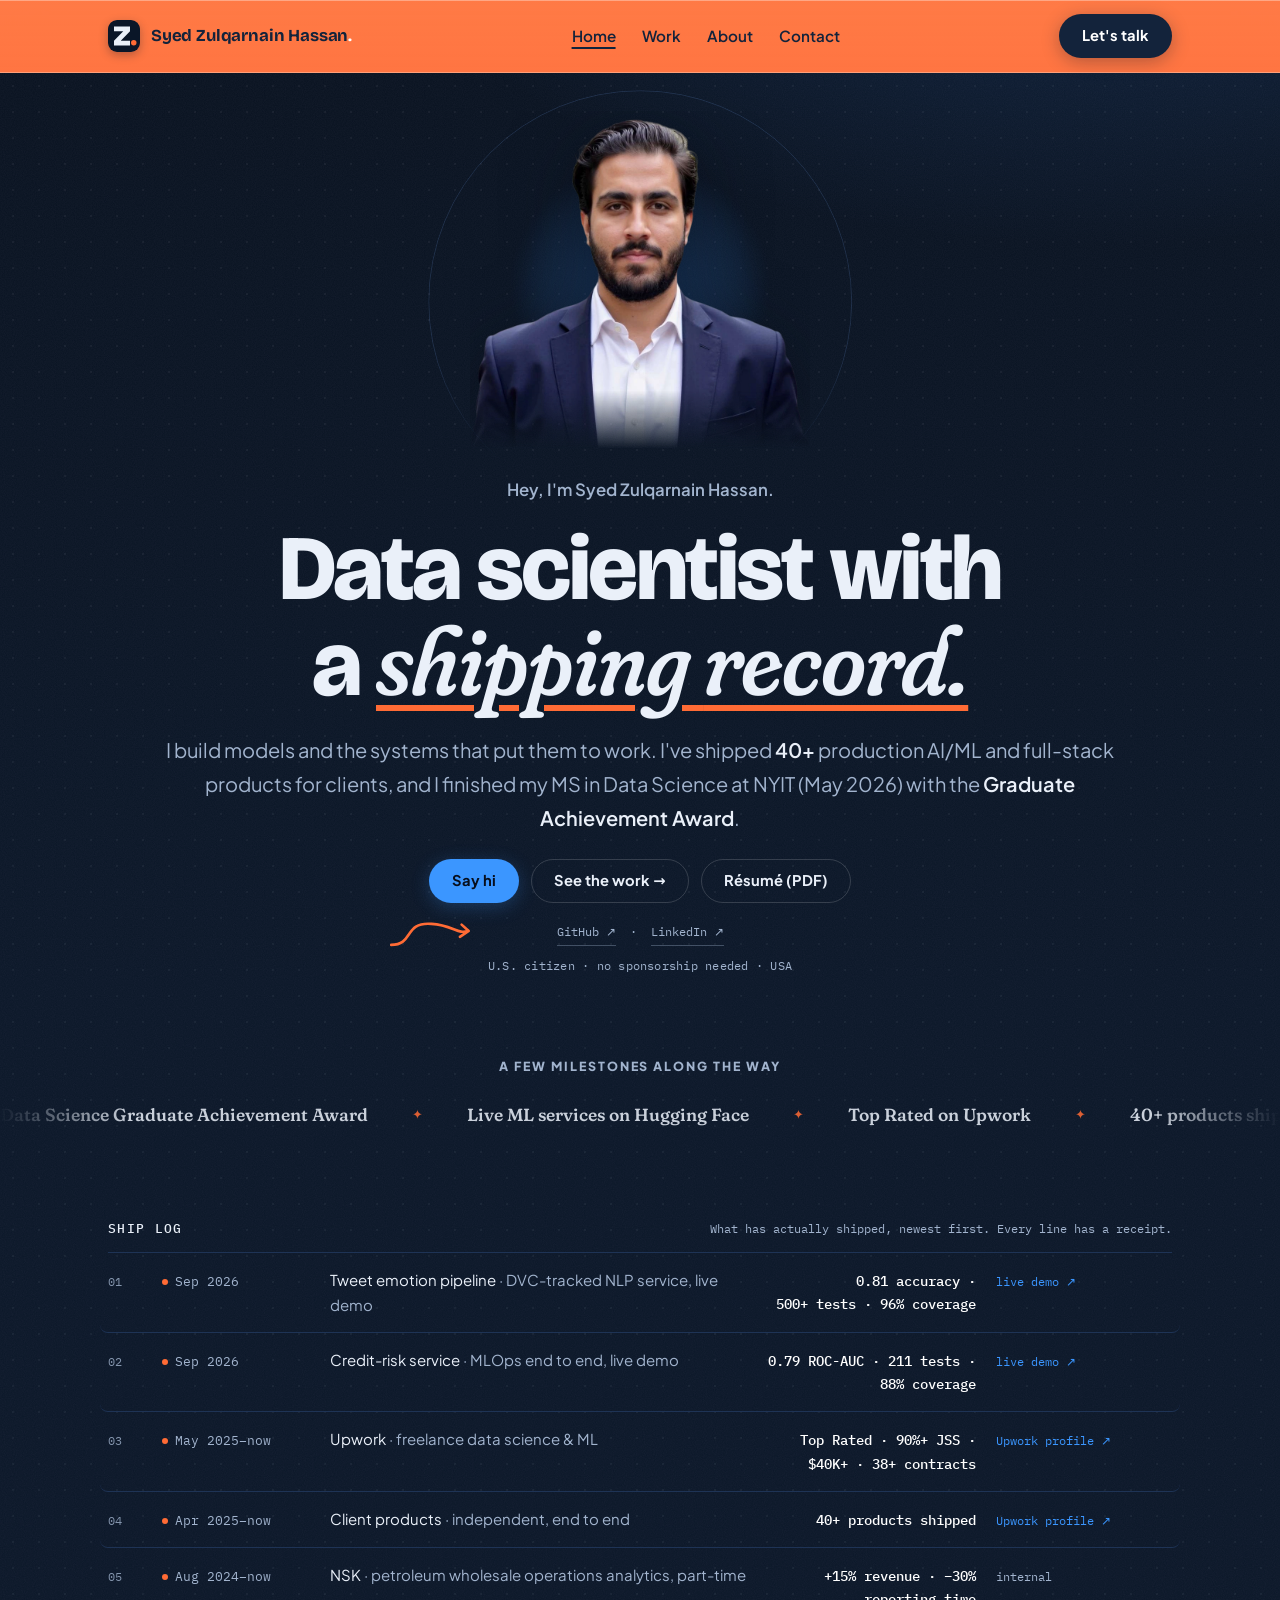
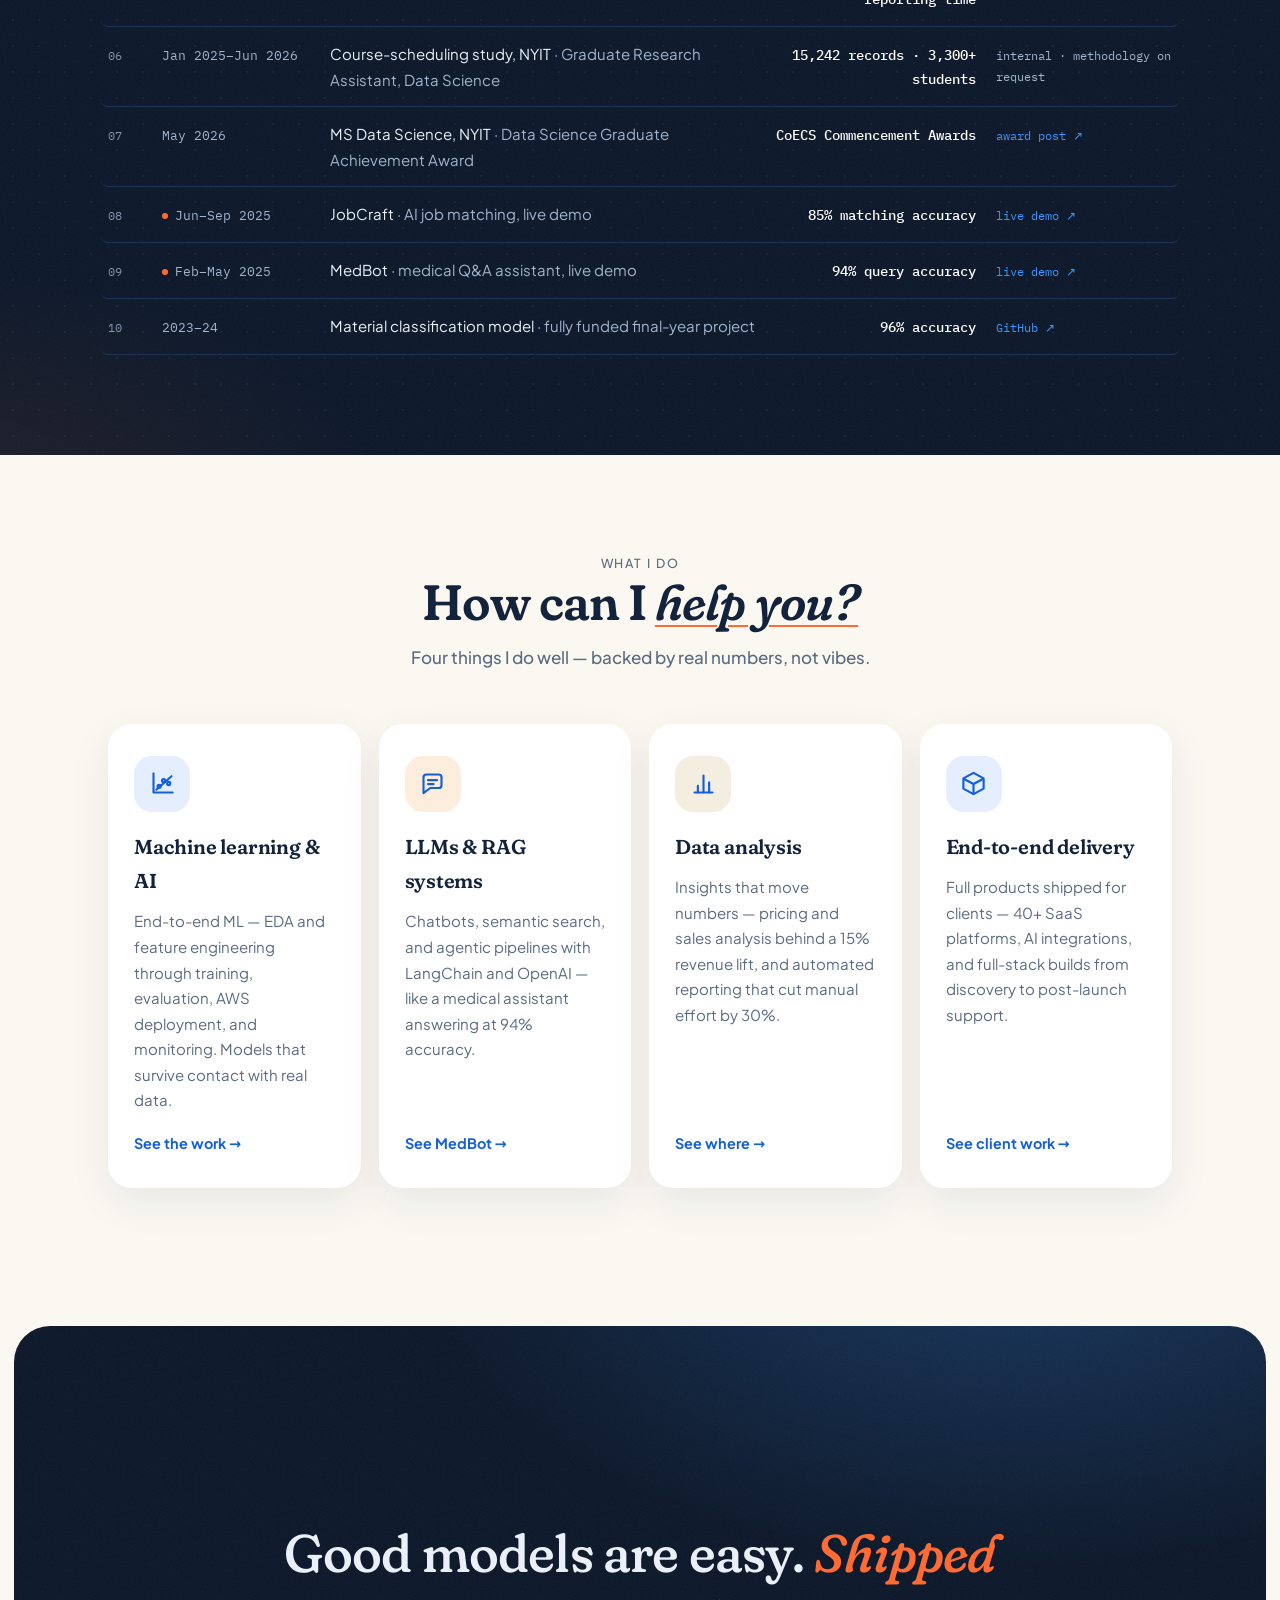
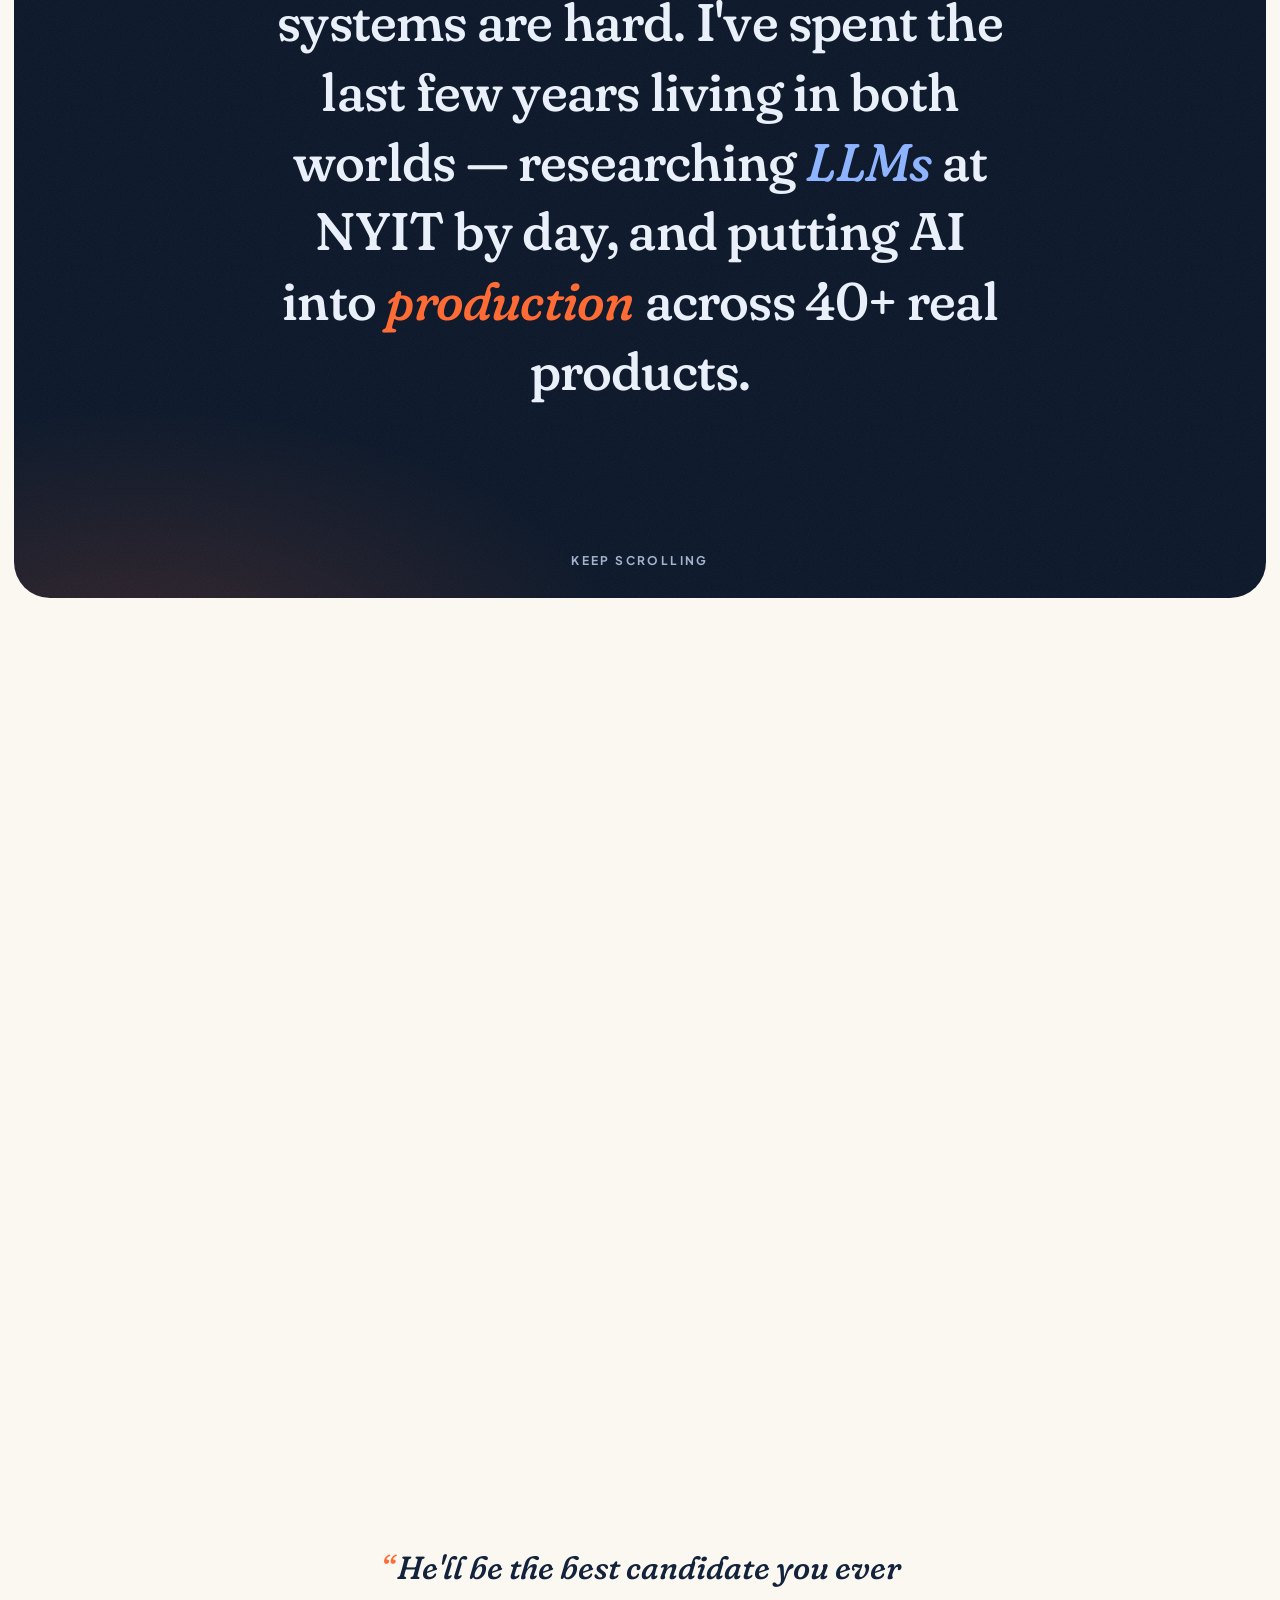
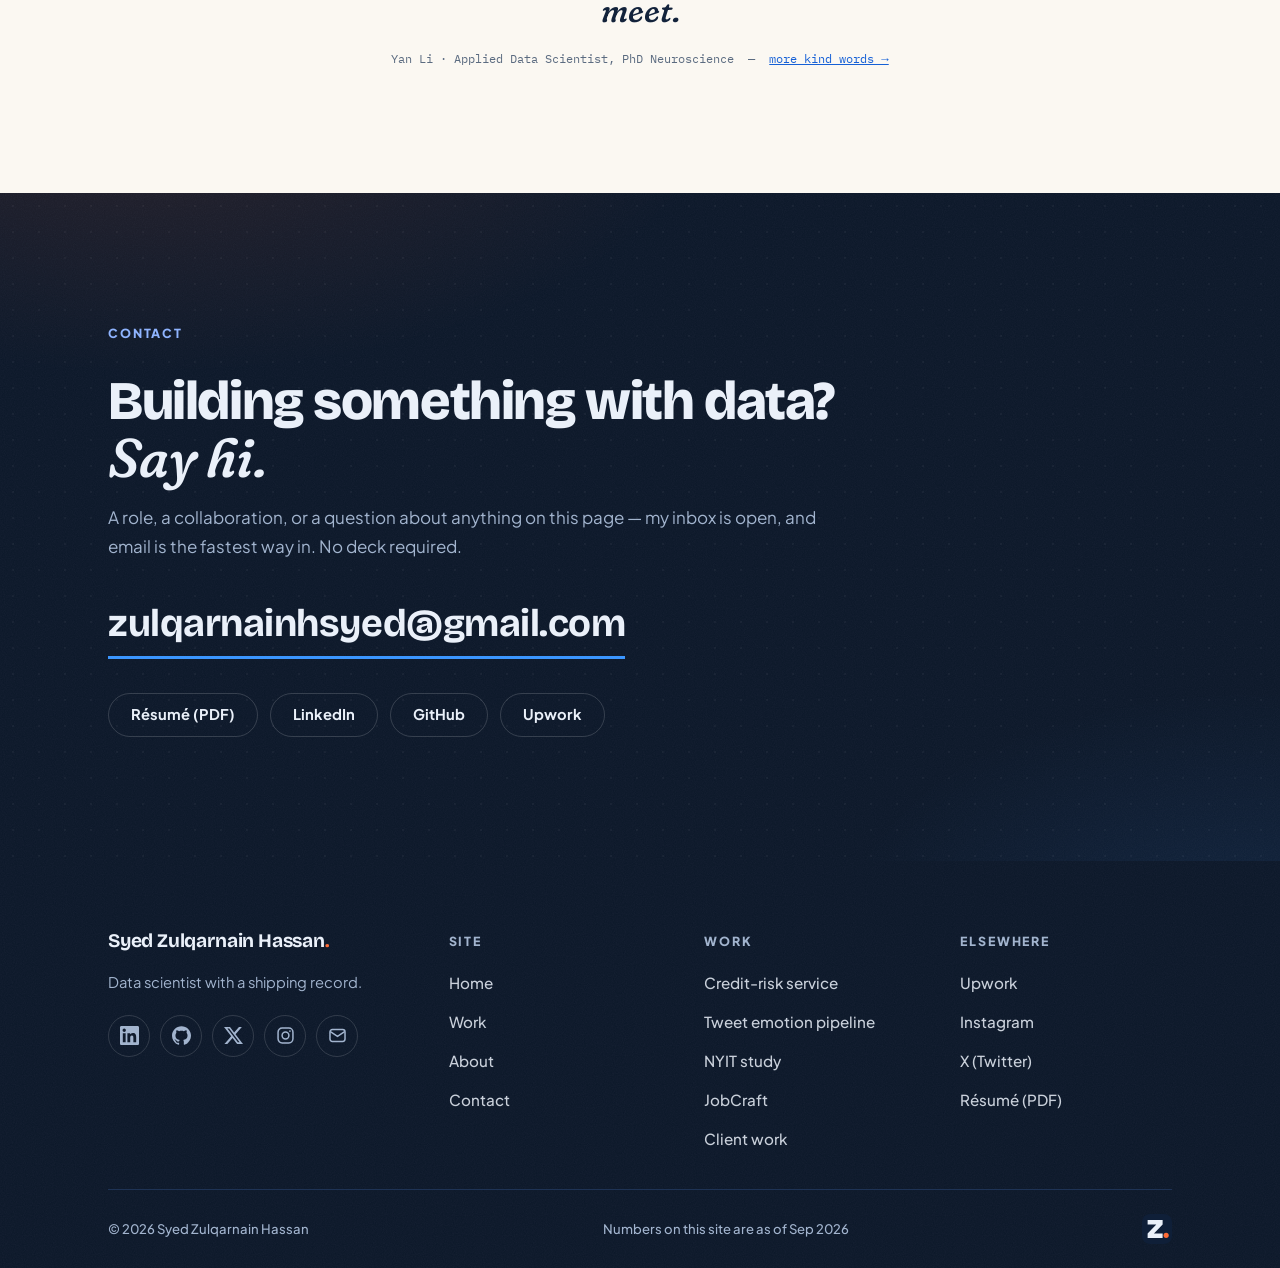
<file: index.html>
<!doctype html>
<html lang="en">
<head>
<meta charset="utf-8">
<meta name="viewport" content="width=device-width, initial-scale=1">
<title>Syed Zulqarnain Hassan — Data Scientist &amp; Machine Learning Engineer, United States</title>
<meta name="description" content="Open to Data Scientist, Data Analyst, Machine Learning Engineer, and AI Engineer roles — 40+ production AI/ML builds, MS Data Science at NYIT 2026, U.S. citizen.">
<meta property="og:title" content="Syed Zulqarnain Hassan — Data scientist with a shipping record">
<meta property="og:description" content="40+ production AI/ML builds. MS Data Science, NYIT 2026, Graduate Achievement Award. Available now — on-site, hybrid, or remote anywhere in the U.S.">
<meta property="og:type" content="website">
<meta property="og:url" content="https://zulqarnainhassan.com/">
<meta property="og:image" content="https://zulqarnainhassan.com/og.png">
<meta property="og:image:width" content="1200">
<meta property="og:image:height" content="630">
<meta name="twitter:card" content="summary_large_image">
<meta name="twitter:image" content="https://zulqarnainhassan.com/og.png">
<link rel="canonical" href="https://zulqarnainhassan.com/">
<meta name="theme-color" content="#070E1C">
<link rel="icon" href="/favicon.svg" type="image/svg+xml">
<link rel="icon" href="/favicon.png" type="image/png" sizes="32x32">
<link rel="apple-touch-icon" href="/apple-touch-icon.png">
<link rel="preload" href="/fonts/bricolage-grotesque-700.woff2" as="font" type="font/woff2" crossorigin>
<link rel="preload" href="/fonts/plus-jakarta-sans-400.woff2" as="font" type="font/woff2" crossorigin>
<link rel="preload" href="/fonts/fraunces-italic-400-700.woff2" as="font" type="font/woff2" crossorigin>
<link rel="preload" href="/fonts/ibm-plex-mono-400.woff2" as="font" type="font/woff2" crossorigin>
<link rel="stylesheet" href="/styles.css">
<script src="/main.js" defer></script>
<script type="application/ld+json">
{
  "@context": "https://schema.org",
  "@type": "Person",
  "name": "Syed Zulqarnain Hassan",
  "jobTitle": "Data Scientist",
  "address": {"@type": "PostalAddress", "addressCountry": "US"},
  "email": "mailto:zulqarnainhsyed@gmail.com",
  "alumniOf": {"@type": "CollegeOrUniversity", "name": "New York Institute of Technology"},
  "sameAs": ["https://www.linkedin.com/in/syedzulqarnainh", "https://github.com/Zulqarnain-10", "https://www.upwork.com/freelancers/~01bd0c312572d26561", "https://www.instagram.com/szulqarnain22", "https://x.com/szulqarnain22"],
  "url": "https://zulqarnainhassan.com"
}
</script>
</head>
<body>
<a class="skip" href="#main">Skip to content</a>
<div class="progress" id="progress" aria-hidden="true"></div>

<header class="sitenav band-dark" id="sitenav">
  <div class="wrap">
    <div class="nav">
      <a class="brand" href="/"><svg class="bmark" viewBox="0 0 64 64" aria-hidden="true"><rect width="64" height="64" rx="14" fill="#0A1628"/><path d="M12 13 H44 V22.5 L25.5 41.5 H44 V51 H12 V41.5 L30.5 22.5 H12 Z" fill="#EAF0F9"/><circle cx="51.5" cy="45.5" r="5.5" fill="#FF6B35"/></svg>Syed Zulqarnain Hassan<span class="bdot">.</span></a>
      <nav aria-label="Primary">
        <ul class="nav-links" id="navLinks">
          <li><a href="/" aria-current="page">Home</a></li>
          <li><a href="/work/">Work</a></li>
          <li><a href="/about/">About</a></li>
          <li><a href="/contact/">Contact</a></li>
        </ul>
      </nav>
      <div class="nav-right">
        <a class="btn btn-primary nav-cta" href="/contact/">Let's talk</a>
        <button class="menu-btn" id="menuBtn" aria-expanded="false" aria-controls="navLinks" aria-label="Toggle menu"><svg viewBox="0 0 24 24" aria-hidden="true"><path d="M4 8h16M4 16h16"/></svg></button>
      </div>
    </div>
  </div>
</header>

<main id="main">
  <div class="band-dark band-hero">
    <section class="hero wrap" id="top">
      <div class="hero-figure" data-up style="--d:0s">
        <img src="/assets/portrait-cut.webp" alt="Syed Zulqarnain Hassan" width="880" height="882" fetchpriority="high" decoding="async">
      </div>
      <p class="eyebrow" data-up style="--d:.1s">Hey, I'm Syed Zulqarnain Hassan.</p>
      <h1><span class="hw" style="--wd:.15s">Data</span> <span class="hw" style="--wd:.23s">scientist</span> <span class="hw" style="--wd:.31s">with</span> <span class="hw" style="--wd:.39s">a</span> <em><span class="hw" style="--wd:.48s">shipping</span> <span class="hw" style="--wd:.57s">record.</span></em></h1>
      <p class="lede" data-up style="--d:.26s">I build models and the systems that put them to work. I've shipped <strong>40+</strong> production AI/ML and full-stack products for clients, and I finished my MS in Data Science at NYIT (May 2026) with the <strong>Graduate Achievement Award</strong>.</p>
      <div class="ctas" data-up style="--d:.42s">
        <a class="btn btn-primary" href="mailto:zulqarnainhsyed@gmail.com?subject=Hello%20Zulqarnain">Say hi</a>
        <a class="btn btn-ghost" href="/work/">See the work →</a>
        <a class="btn btn-ghost" href="/resume.pdf">Résumé (PDF)</a>
        <svg class="squiggle" viewBox="0 0 100 60" fill="none" aria-hidden="true">
          <path class="sq1" d="M4 52 C 30 48, 14 24, 46 22 C 70 20, 78 30, 88 24" stroke="currentColor" stroke-width="3" stroke-linecap="round"/>
          <path class="sq2" d="M80 18 L 89 24 L 80 32" stroke="currentColor" stroke-width="3" stroke-linecap="round" stroke-linejoin="round"/>
        </svg>
      </div>
      <p class="hero-sub-links" data-up style="--d:.48s"><a href="https://github.com/Zulqarnain-10">GitHub ↗</a> &nbsp;·&nbsp; <a href="https://www.linkedin.com/in/syedzulqarnainh">LinkedIn ↗</a></p>
      <p class="hero-meta" data-up style="--d:.54s">U.S. citizen · no sponsorship needed · USA</p>
    </section>

    <section class="strip" aria-label="Milestones">
      <p class="strip-label" data-up style="--d:.6s">A few milestones along the way</p>
      <div class="marquee" data-up style="--d:.66s">
        <div class="marquee-track">
          <div class="mq-item">
            <span>Data Science Graduate Achievement Award</span><span class="sep" aria-hidden="true">✦</span>
            <span>Live ML services on Hugging Face</span><span class="sep" aria-hidden="true">✦</span>
            <span>Top Rated on Upwork</span><span class="sep" aria-hidden="true">✦</span>
            <span>40+ products shipped</span><span class="sep" aria-hidden="true">✦</span>
            <span>Research Assistant @ NYIT</span><span class="sep" aria-hidden="true">✦</span>
            <span>Featured alumni story, FAST-NUCES</span><span class="sep" aria-hidden="true">✦</span>
            <span><a href="https://github.com/Zulqarnain-10">3,000+ GitHub contributions in a year</a></span><span class="sep" aria-hidden="true">✦</span>
            <span>Databricks Lakehouse Workshop</span><span class="sep" aria-hidden="true">✦</span>
            <span>IEEE NUCES — Senior Vice President</span><span class="sep" aria-hidden="true">✦</span>
            <span><a href="https://github.com/Zulqarnain-10/Advanced-Material-Classification-Using-Sensor-Fusion-Machine-Learning">100% funded final-year project</a></span><span class="sep" aria-hidden="true">✦</span>
          </div>
          <div class="mq-item mq-b" aria-hidden="true">
            <span>Data Science Graduate Achievement Award</span><span class="sep" aria-hidden="true">✦</span>
            <span>Live ML services on Hugging Face</span><span class="sep" aria-hidden="true">✦</span>
            <span>Top Rated on Upwork</span><span class="sep" aria-hidden="true">✦</span>
            <span>40+ products shipped</span><span class="sep" aria-hidden="true">✦</span>
            <span>Research Assistant @ NYIT</span><span class="sep" aria-hidden="true">✦</span>
            <span>Featured alumni story, FAST-NUCES</span><span class="sep" aria-hidden="true">✦</span>
            <span><a href="https://github.com/Zulqarnain-10" tabindex="-1">3,000+ GitHub contributions in a year</a></span><span class="sep" aria-hidden="true">✦</span>
            <span>Databricks Lakehouse Workshop</span><span class="sep" aria-hidden="true">✦</span>
            <span>IEEE NUCES — Senior Vice President</span><span class="sep" aria-hidden="true">✦</span>
            <span><a href="https://github.com/Zulqarnain-10/Advanced-Material-Classification-Using-Sensor-Fusion-Machine-Learning" tabindex="-1">100% funded final-year project</a></span><span class="sep" aria-hidden="true">✦</span>
          </div>
        </div>
      </div>
    </section>

    <section class="log wrap" id="log" aria-labelledby="log-title">
      <div class="log-head">
        <h2 id="log-title">Ship log</h2>
        <p>What has actually shipped, newest first. Every line has a receipt.</p>
      </div>
      <ol role="list">
        <li style="--i:0">
          <span class="idx" aria-hidden="true">01</span>
          <span class="time"><span class="livedot" aria-hidden="true"></span>Sep 2026</span>
          <span class="what"><a href="/work/#tweet-emotion">Tweet emotion pipeline</a> <span class="role">· DVC-tracked NLP service, live demo</span></span>
          <span class="measure"><span style="white-space:nowrap">0.81 accuracy ·</span> <span style="white-space:nowrap">500+ tests ·</span> <span style="white-space:nowrap">96% coverage</span></span>
          <a class="receipt" href="https://syedzulqarnainh-tweet-emotion-pipeline.hf.space" aria-label="Tweet emotion pipeline live demo">live demo ↗</a>
        </li>
        <li style="--i:1">
          <span class="idx" aria-hidden="true">02</span>
          <span class="time"><span class="livedot" aria-hidden="true"></span>Sep 2026</span>
          <span class="what"><a href="/work/#credit-risk">Credit-risk service</a> <span class="role">· MLOps end to end, live demo</span></span>
          <span class="measure"><span style="white-space:nowrap">0.79 ROC-AUC ·</span> <span style="white-space:nowrap">211 tests ·</span> <span style="white-space:nowrap">88% coverage</span></span>
          <a class="receipt" href="https://syedzulqarnainh-credit-risk-service.hf.space" aria-label="Credit-risk service live demo">live demo ↗</a>
        </li>
        <li style="--i:2">
          <span class="idx" aria-hidden="true">03</span>
          <span class="time"><span class="livedot" aria-hidden="true"></span>May 2025–now</span>
          <span class="what">Upwork <span class="role">· freelance data science &amp; ML</span></span>
          <span class="measure">Top Rated · 90%+ JSS · $40K+ · 38+ contracts</span>
          <a class="receipt" href="https://www.upwork.com/freelancers/~01bd0c312572d26561">Upwork profile ↗</a>
        </li>
        <li style="--i:3">
          <span class="idx" aria-hidden="true">04</span>
          <span class="time"><span class="livedot" aria-hidden="true"></span>Apr 2025–now</span>
          <span class="what"><a href="/work/#client-work">Client products</a> <span class="role">· independent, end to end</span></span>
          <span class="measure">40+ products shipped</span>
          <a class="receipt" href="https://www.upwork.com/freelancers/~01bd0c312572d26561">Upwork profile ↗</a>
        </li>
        <li style="--i:4">
          <span class="idx" aria-hidden="true">05</span>
          <span class="time"><span class="livedot" aria-hidden="true"></span>Aug 2024–now</span>
          <span class="what"><a href="/work/#nsk">NSK</a> <span class="role">· petroleum wholesale operations analytics, part-time</span></span>
          <span class="measure">+15% revenue · −30% reporting time</span>
          <span class="receipt internal">internal</span>
        </li>
        <li style="--i:5">
          <span class="idx" aria-hidden="true">06</span>
          <span class="time">Jan 2025–Jun 2026</span>
          <span class="what"><a href="/work/#nyit">Course-scheduling study, NYIT</a> <span class="role">· Graduate Research Assistant, Data Science</span></span>
          <span class="measure">15,242 records · 3,300+ students</span>
          <span class="receipt internal">internal · methodology on request</span>
        </li>
        <li style="--i:6">
          <span class="idx" aria-hidden="true">07</span>
          <span class="time">May 2026</span>
          <span class="what">MS Data Science, NYIT <span class="role">· Data Science Graduate Achievement Award</span></span>
          <span class="measure">CoECS Commencement Awards</span>
          <a class="receipt" href="https://www.linkedin.com/posts/syedzulqarnainh_datascience-ai-nyit-ugcPost-7458711912994844672-Ua_i">award post ↗</a>
        </li>
        <li style="--i:7">
          <span class="idx" aria-hidden="true">08</span>
          <span class="time"><span class="livedot" aria-hidden="true"></span>Jun–Sep 2025</span>
          <span class="what"><a href="/work/#jobcraft">JobCraft</a> <span class="role">· AI job matching, live demo</span></span>
          <span class="measure">85% matching accuracy</span>
          <a class="receipt" href="https://syedzulqarnainh-jobcraft.hf.space" aria-label="JobCraft live demo">live demo ↗</a>
        </li>
        <li style="--i:8">
          <span class="idx" aria-hidden="true">09</span>
          <span class="time"><span class="livedot" aria-hidden="true"></span>Feb–May 2025</span>
          <span class="what"><a href="/work/#medbot">MedBot</a> <span class="role">· medical Q&amp;A assistant, live demo</span></span>
          <span class="measure">94% query accuracy</span>
          <a class="receipt" href="https://syedzulqarnainh-medbot.hf.space" aria-label="MedBot live demo">live demo ↗</a>
        </li>
        <li style="--i:9">
          <span class="idx" aria-hidden="true">10</span>
          <span class="time">2023–24</span>
          <span class="what">Material classification model <span class="role">· fully funded final-year project</span></span>
          <span class="measure">96% accuracy</span>
          <a class="receipt" href="https://github.com/Zulqarnain-10/Advanced-Material-Classification-Using-Sensor-Fusion-Machine-Learning" aria-label="Material classification repository on GitHub">GitHub ↗</a>
        </li>
      </ol>
    </section>
  </div>

  <section class="section" aria-labelledby="help-title" style="padding-top:clamp(56px,8vw,92px)">
    <div class="wrap">
      <div class="sec-head fx">
        <p class="kicker">What I do</p>
        <h2 class="title" id="help-title">How can I <span class="acc">help you?</span></h2>
        <p>Four things I do well — backed by real numbers, not vibes.</p>
      </div>
      <div class="help-grid">
        <article class="help fx">
          <span class="help-icon" aria-hidden="true"><svg viewBox="0 0 24 24"><path d="M4 3v17h17"/><circle cx="9" cy="14.5" r="1.4"/><circle cx="13" cy="9.5" r="1.4"/><circle cx="17.5" cy="12" r="1.4"/><path d="M6.5 17.5 20 5.5"/></svg></span>
          <h3>Machine learning &amp; AI</h3>
          <p>End-to-end ML — EDA and feature engineering through training, evaluation, AWS deployment, and monitoring. Models that survive contact with real data.</p>
          <a href="/work/">See the work →</a>
        </article>
        <article class="help fx" style="--d:.08s">
          <span class="help-icon" aria-hidden="true"><svg viewBox="0 0 24 24"><path d="M4 6.5A2.5 2.5 0 0 1 6.5 4h11A2.5 2.5 0 0 1 20 6.5v7a2.5 2.5 0 0 1-2.5 2.5H10l-6 4.5z"/><path d="M8 9h8M8 12.5h5"/></svg></span>
          <h3>LLMs &amp; RAG systems</h3>
          <p>Chatbots, semantic search, and agentic pipelines with LangChain and OpenAI — like a medical assistant answering at 94% accuracy.</p>
          <a href="/work/#medbot">See MedBot →</a>
        </article>
        <article class="help fx" style="--d:.16s">
          <span class="help-icon" aria-hidden="true"><svg viewBox="0 0 24 24"><path d="M4 20h16"/><path d="M7 20v-6M12 20V5M17 20v-9"/></svg></span>
          <h3>Data analysis</h3>
          <p>Insights that move numbers — pricing and sales analysis behind a 15% revenue lift, and automated reporting that cut manual effort by 30%.</p>
          <a href="/work/#nsk">See where →</a>
        </article>
        <article class="help fx" style="--d:.24s">
          <span class="help-icon" aria-hidden="true"><svg viewBox="0 0 24 24"><path d="M12 2.5 21 7.5v9l-9 5-9-5v-9z"/><path d="M3.6 8 12 12.5 20.4 8M12 12.5V21"/></svg></span>
          <h3>End-to-end delivery</h3>
          <p>Full products shipped for clients — 40+ SaaS platforms, AI integrations, and full-stack builds from discovery to post-launch support.</p>
          <a href="/work/#client-work">See client work →</a>
        </article>
      </div>
    </div>
  </section>

  <section class="scrub-wrap" id="story" aria-label="A statement on shipping">
    <div class="scrub-sticky">
      <div class="scrub-panel">
        <p class="scrub-text" id="scrubText">Good models are easy. <span data-acc="p">Shipped</span> systems are hard. I've spent the last few years living in both worlds — researching <span data-acc="b">LLMs</span> at NYIT by day, and putting AI into <span data-acc="p">production</span> across 40+ real products.</p>
        <span class="scrub-hint" aria-hidden="true">keep scrolling</span>
      </div>
    </div>
  </section>

  <section class="quote-strip wrap" aria-label="Recommendation">
    <div class="fx">
      <p class="qs-text">He'll be the best candidate you ever meet.</p>
      <p class="qs-attr">Yan Li · Applied Data Scientist, PhD Neuroscience &nbsp;—&nbsp; <a href="/about/#words-title">more kind words →</a></p>
    </div>
  </section>

  <div class="band-dark band-contact" style="margin-top:var(--sp)">
    <section class="contact wrap" id="contact" aria-labelledby="contact-title">
      <div class="fx">
        <p class="kicker">Contact</p>
        <h2 id="contact-title">Building something with data? <span class="acc">Say hi.</span></h2>
        <p>A role, a collaboration, or a question about anything on this page — my inbox is open, and email is the fastest way in. No deck required.</p>
        <a class="mail" href="mailto:zulqarnainhsyed@gmail.com?subject=Hello%20Zulqarnain">zulqarnainhsyed@gmail.com</a>
        <div class="links">
          <a class="btn btn-ghost" href="/resume.pdf">Résumé (PDF)</a>
          <a class="btn btn-ghost" href="https://www.linkedin.com/in/syedzulqarnainh">LinkedIn</a>
          <a class="btn btn-ghost" href="https://github.com/Zulqarnain-10">GitHub</a>
          <a class="btn btn-ghost" href="https://www.upwork.com/freelancers/~01bd0c312572d26561">Upwork</a>
        </div>
      </div>
    </section>
  </div>
</main>

<footer class="band-dark band-foot">
  <div class="wrap">
    <div class="foot-grid">
      <div class="foot-id">
        <a class="brand" href="/">Syed Zulqarnain Hassan<span class="bdot">.</span></a>
        <p class="foot-tag">Data scientist with a shipping record.</p>
        <div class="foot-social">
          <a href="https://www.linkedin.com/in/syedzulqarnainh" aria-label="LinkedIn"><svg viewBox="0 0 24 24" aria-hidden="true"><path d="M20.447 20.452h-3.554v-5.569c0-1.328-.027-3.037-1.852-3.037-1.853 0-2.136 1.445-2.136 2.939v5.667H9.351V9h3.414v1.561h.046c.477-.9 1.637-1.85 3.37-1.85 3.601 0 4.267 2.37 4.267 5.455v6.286zM5.337 7.433c-1.144 0-2.063-.926-2.063-2.065 0-1.138.92-2.063 2.063-2.063 1.14 0 2.064.925 2.064 2.063 0 1.139-.925 2.065-2.064 2.065zm1.782 13.019H3.555V9h3.564v11.452zM22.225 0H1.771C.792 0 0 .774 0 1.729v20.542C0 23.227.792 24 1.771 24h20.451C23.2 24 24 23.227 24 22.271V1.729C24 .774 23.2 0 22.225 0z"/></svg></a>
          <a href="https://github.com/Zulqarnain-10" aria-label="GitHub"><svg viewBox="0 0 24 24" aria-hidden="true"><path d="M12 .297c-6.63 0-12 5.373-12 12 0 5.303 3.438 9.8 8.205 11.385.6.113.82-.258.82-.577 0-.285-.01-1.04-.015-2.04-3.338.724-4.042-1.61-4.042-1.61C4.422 18.07 3.633 17.7 3.633 17.7c-1.087-.744.084-.729.084-.729 1.205.084 1.838 1.236 1.838 1.236 1.07 1.835 2.809 1.305 3.495.998.108-.776.417-1.305.76-1.605-2.665-.3-5.466-1.332-5.466-5.93 0-1.31.465-2.38 1.235-3.22-.135-.303-.54-1.523.105-3.176 0 0 1.005-.322 3.3 1.23.96-.267 1.98-.399 3-.405 1.02.006 2.04.138 3 .405 2.28-1.552 3.285-1.23 3.285-1.23.645 1.653.24 2.873.12 3.176.765.84 1.23 1.91 1.23 3.22 0 4.61-2.805 5.625-5.475 5.92.42.36.81 1.096.81 2.22 0 1.606-.015 2.896-.015 3.286 0 .315.21.69.825.57C20.565 22.092 24 17.592 24 12.297c0-6.627-5.373-12-12-12"/></svg></a>
          <a href="https://x.com/szulqarnain22" aria-label="X (Twitter)"><svg viewBox="0 0 24 24" aria-hidden="true"><path d="M18.901 1.153h3.68l-8.04 9.19L24 22.846h-7.406l-5.8-7.584-6.638 7.584H.474l8.6-9.83L0 1.154h7.594l5.243 6.932ZM17.61 20.644h2.039L6.486 3.24H4.298Z"/></svg></a>
          <a href="https://www.instagram.com/szulqarnain22" aria-label="Instagram"><svg viewBox="0 0 24 24" aria-hidden="true" style="fill:none;stroke:currentColor;stroke-width:1.9;stroke-linecap:round"><rect x="2.6" y="2.6" width="18.8" height="18.8" rx="5.2"/><circle cx="12" cy="12" r="4.3"/><circle cx="17.6" cy="6.4" r=".4" style="fill:currentColor;stroke-width:1.4"/></svg></a>
          <a href="mailto:zulqarnainhsyed@gmail.com" aria-label="Email"><svg viewBox="0 0 24 24" aria-hidden="true" style="fill:none;stroke:currentColor;stroke-width:1.9;stroke-linecap:round;stroke-linejoin:round"><rect x="2.5" y="4.5" width="19" height="15" rx="3"/><path d="M3.5 7.5 12 13.2 20.5 7.5"/></svg></a>
        </div>
      </div>
      <nav class="foot-col" aria-label="Site">
        <h3>Site</h3>
        <ul>
          <li><a href="/">Home</a></li>
          <li><a href="/work/">Work</a></li>
          <li><a href="/about/">About</a></li>
          <li><a href="/contact/">Contact</a></li>
        </ul>
      </nav>
      <nav class="foot-col" aria-label="Work">
        <h3>Work</h3>
        <ul>
          <li><a href="/work/#credit-risk">Credit-risk service</a></li>
          <li><a href="/work/#tweet-emotion">Tweet emotion pipeline</a></li>
          <li><a href="/work/#nyit">NYIT study</a></li>
          <li><a href="/work/#jobcraft">JobCraft</a></li>
          <li><a href="/work/#client-work">Client work</a></li>
        </ul>
      </nav>
      <nav class="foot-col" aria-label="Elsewhere">
        <h3>Elsewhere</h3>
        <ul>
          <li><a href="https://www.upwork.com/freelancers/~01bd0c312572d26561">Upwork</a></li>
          <li><a href="https://www.instagram.com/szulqarnain22">Instagram</a></li>
          <li><a href="https://x.com/szulqarnain22">X (Twitter)</a></li>
          <li><a href="/resume.pdf">Résumé (PDF)</a></li>
        </ul>
      </nav>
    </div>
    <div class="footer-row">
      <span>© 2026 Syed Zulqarnain Hassan</span>
      <span>Numbers on this site are as of Sep 2026</span>
      <span class="foot-mark" aria-hidden="true"><svg viewBox="0 0 64 64"><rect width="64" height="64" rx="14" fill="#0F1F38"/><path d="M12 13 H44 V22.5 L25.5 41.5 H44 V51 H12 V41.5 L30.5 22.5 H12 Z" fill="#EAF0F9"/><circle cx="51.5" cy="45.5" r="5.5" fill="#FF6B35"/></svg></span>
    </div>
  </div>
</footer>
</body>
</html>
</file>
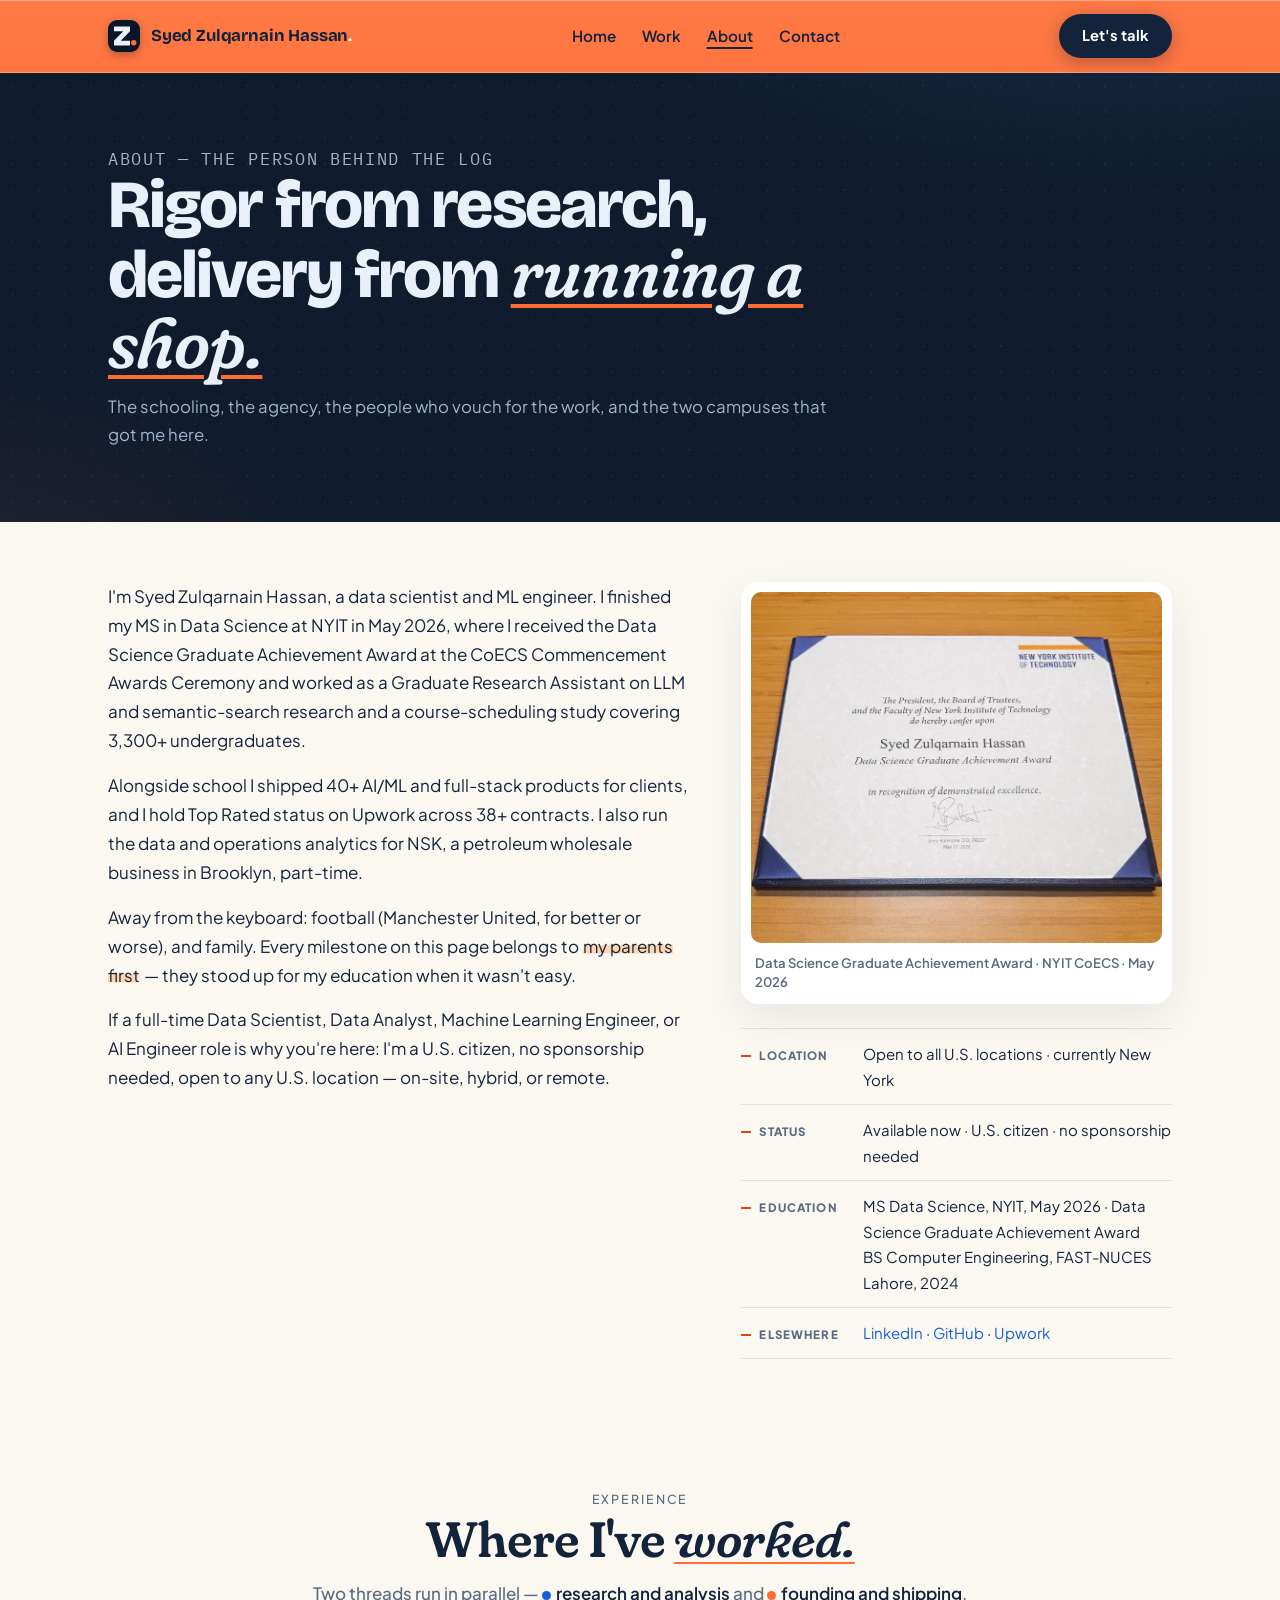
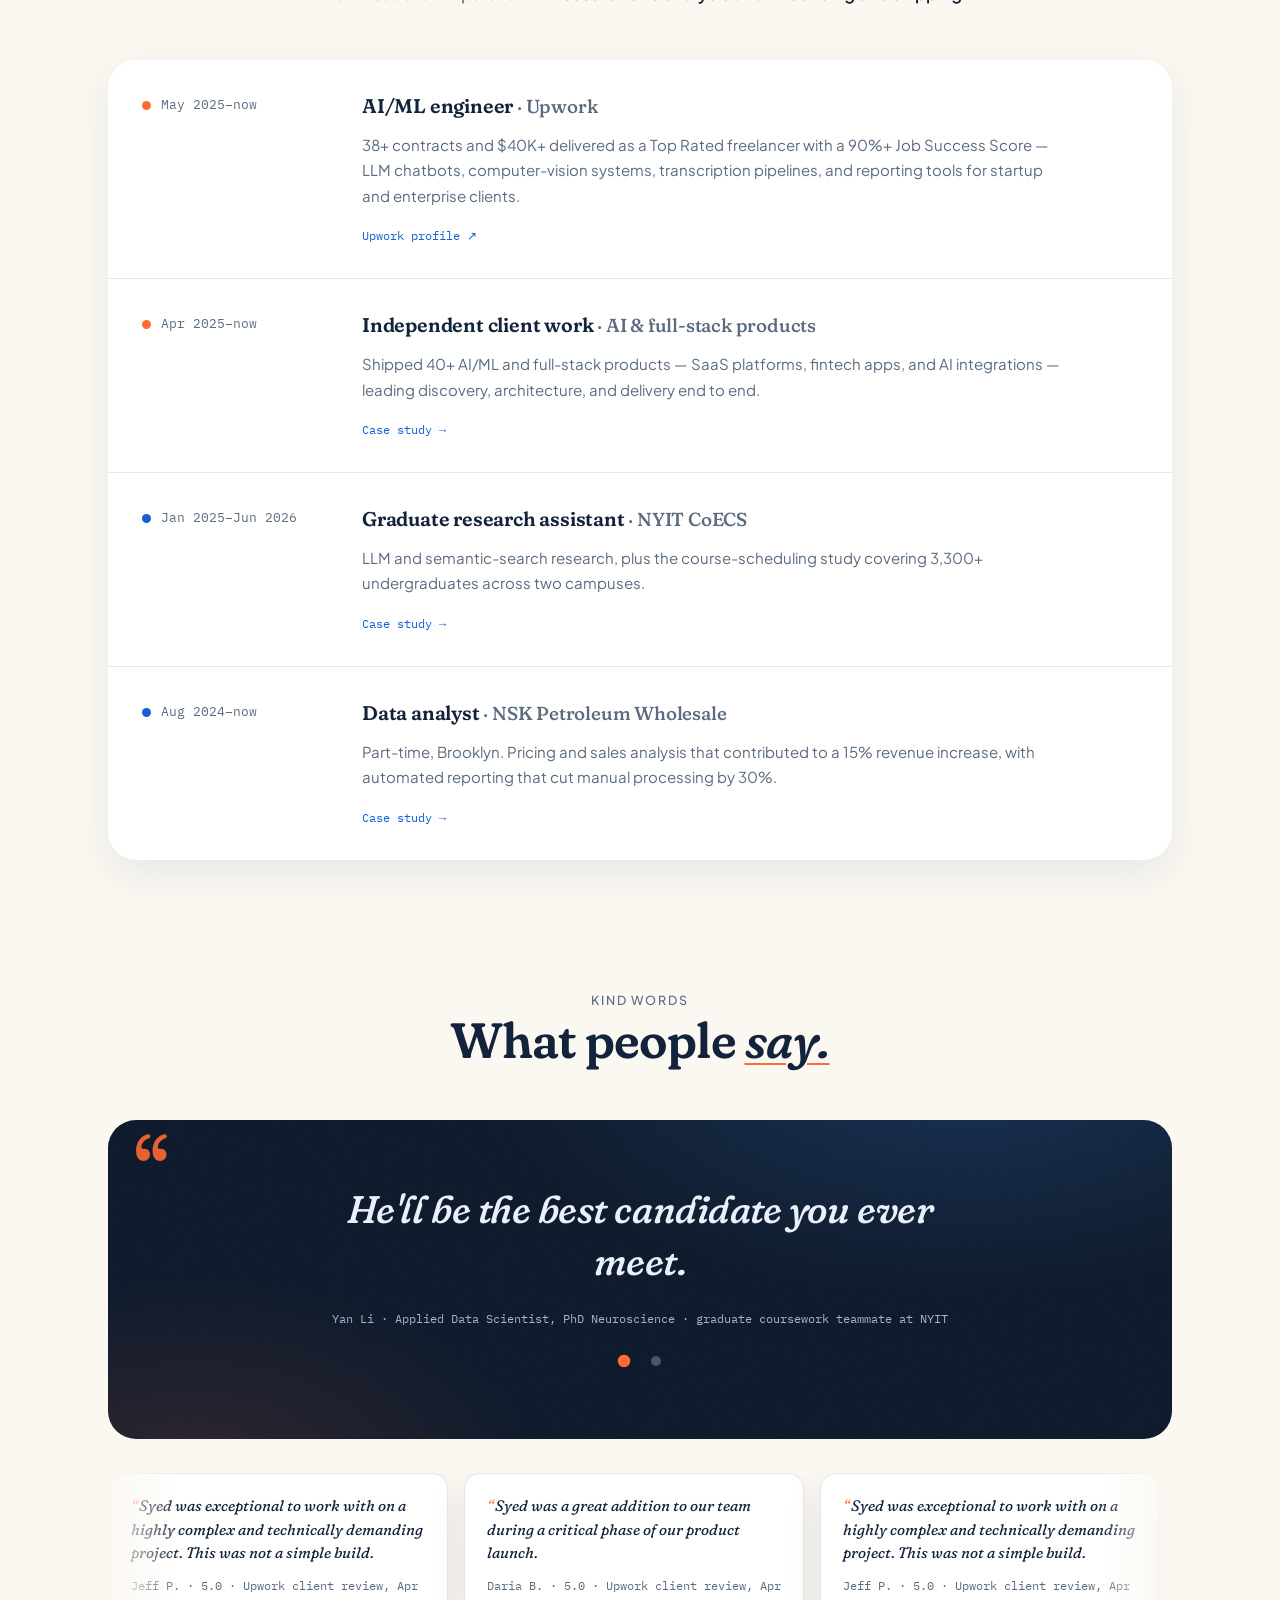
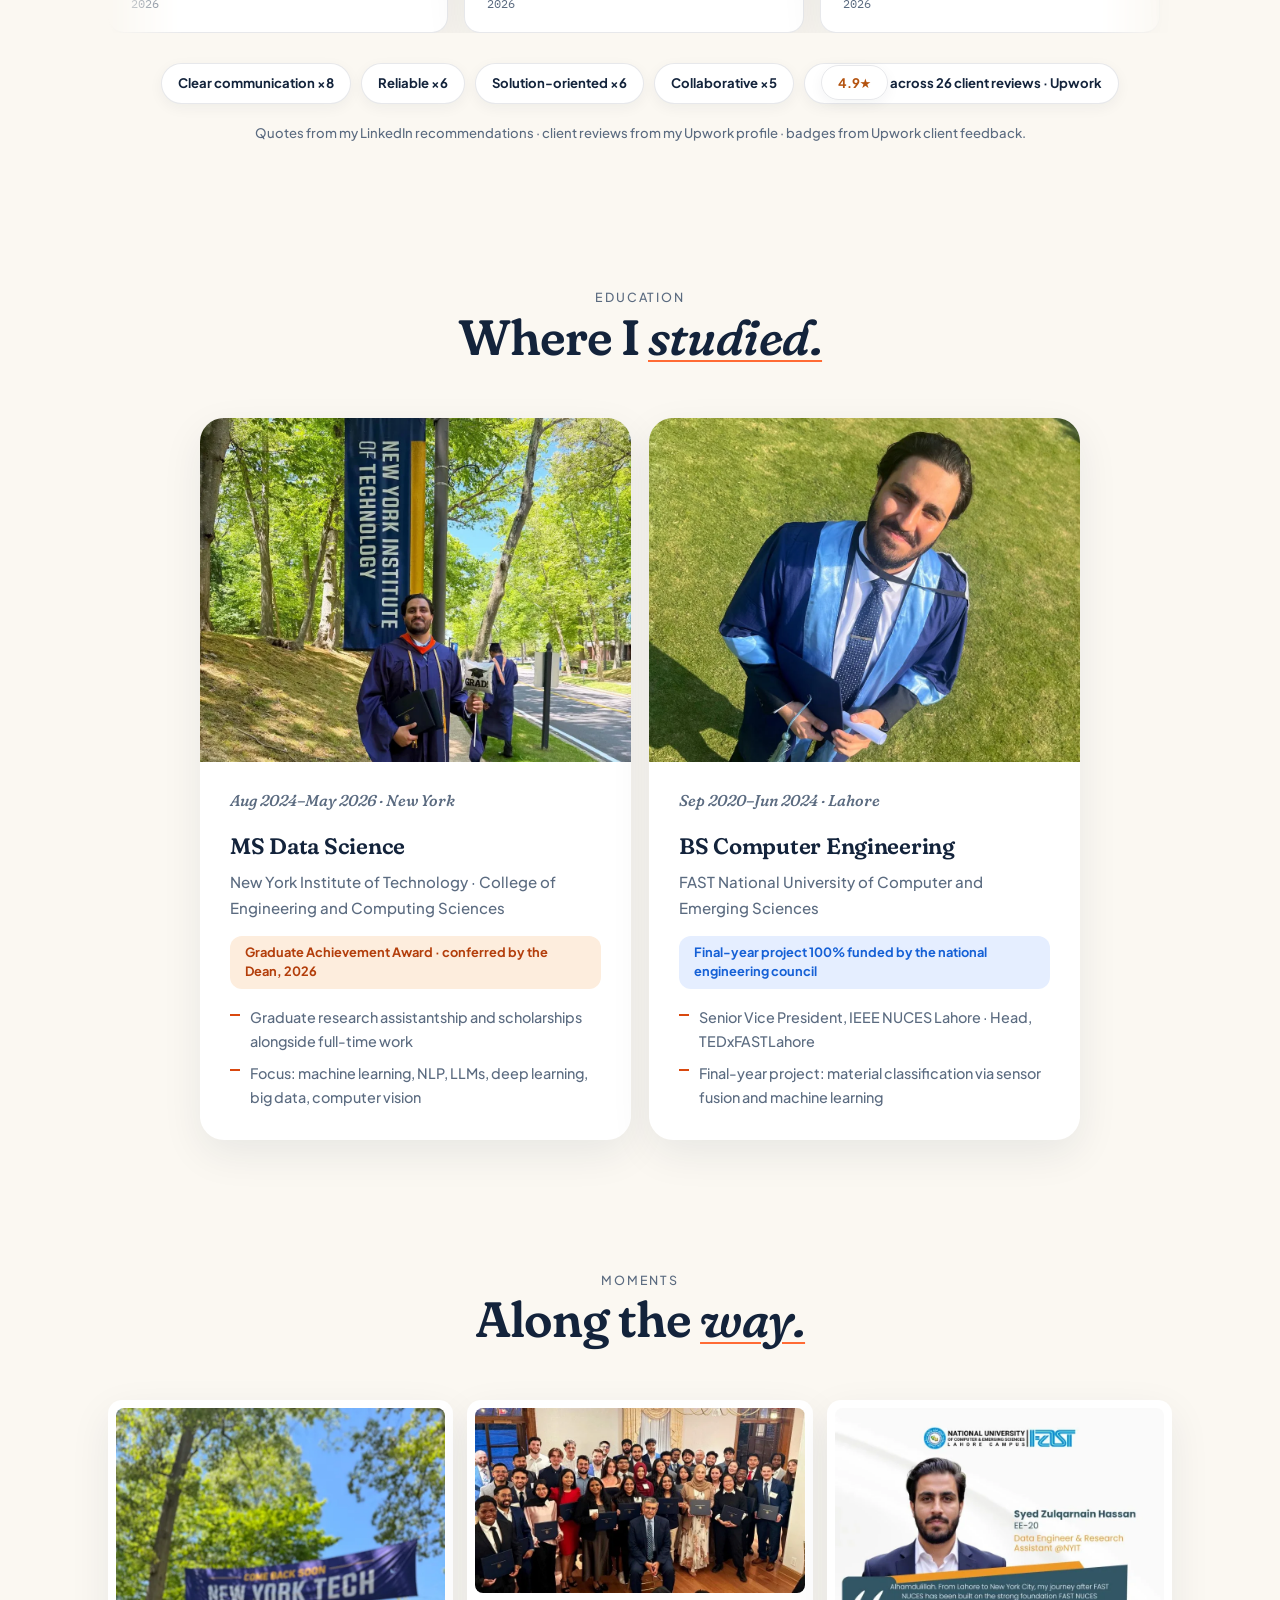
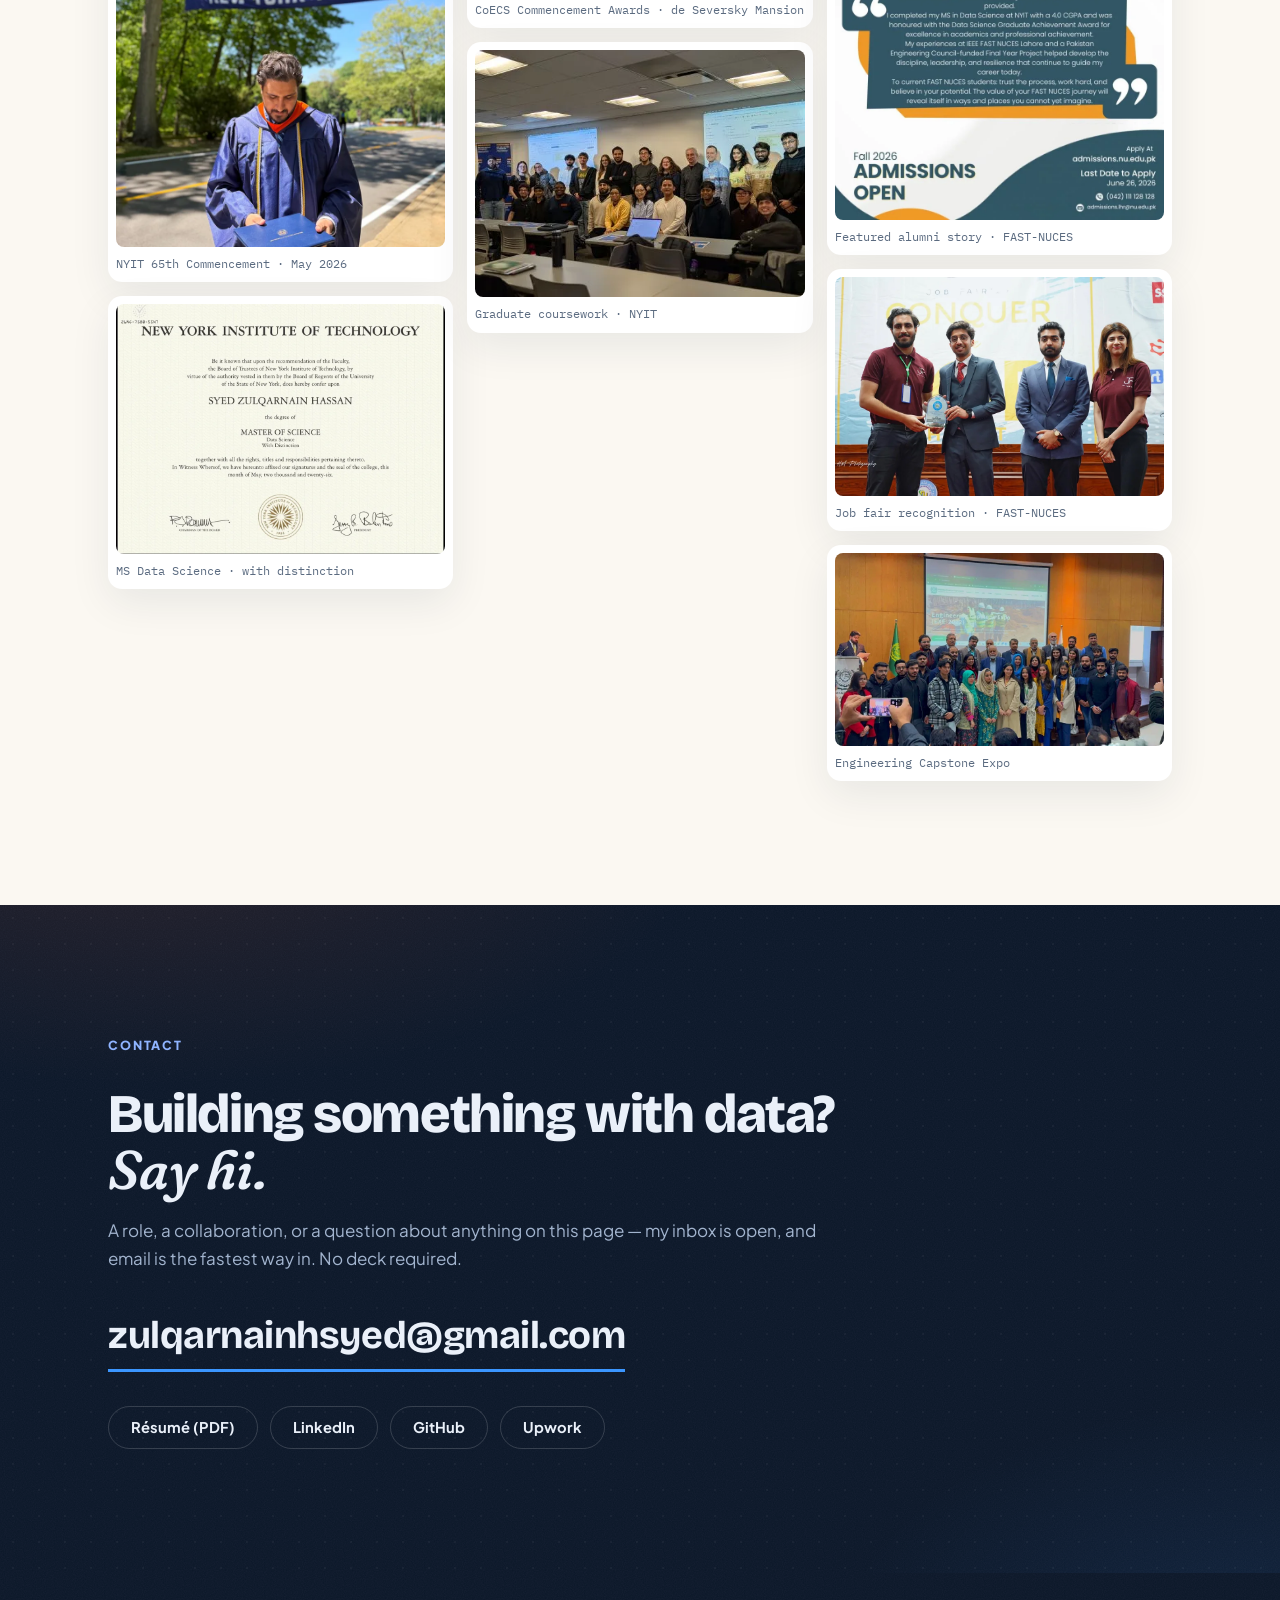
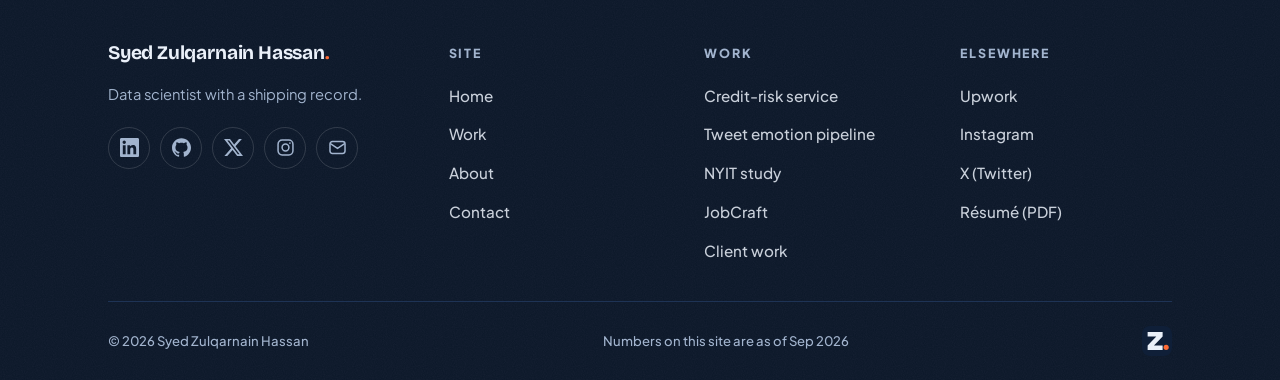
<file: about/index.html>
<!doctype html>
<html lang="en">
<head>
<meta charset="utf-8">
<meta name="viewport" content="width=device-width, initial-scale=1">
<title>About — Syed Zulqarnain Hassan</title>
<meta name="description" content="About Syed Zulqarnain Hassan — data scientist and ML engineer. MS Data Science at NYIT with the Graduate Achievement Award, 40+ AI/ML products shipped for clients, from Lahore to New York. Open to Data Scientist, Data Analyst, Machine Learning Engineer, and AI Engineer roles anywhere in the U.S.">
<meta property="og:title" content="About — Syed Zulqarnain Hassan">
<meta property="og:description" content="Rigor from research, delivery from running a shop. From Lahore to New York.">
<meta property="og:type" content="website">
<meta property="og:url" content="https://zulqarnainhassan.com/about/">
<meta property="og:image" content="https://zulqarnainhassan.com/og.png">
<meta property="og:image:width" content="1200">
<meta property="og:image:height" content="630">
<meta name="twitter:card" content="summary_large_image">
<meta name="twitter:image" content="https://zulqarnainhassan.com/og.png">
<link rel="canonical" href="https://zulqarnainhassan.com/about/">
<meta name="theme-color" content="#070E1C">
<link rel="icon" href="/favicon.svg" type="image/svg+xml">
<link rel="icon" href="/favicon.png" type="image/png" sizes="32x32">
<link rel="apple-touch-icon" href="/apple-touch-icon.png">
<link rel="preload" href="/fonts/bricolage-grotesque-700.woff2" as="font" type="font/woff2" crossorigin>
<link rel="preload" href="/fonts/plus-jakarta-sans-400.woff2" as="font" type="font/woff2" crossorigin>
<link rel="preload" href="/fonts/fraunces-italic-400-700.woff2" as="font" type="font/woff2" crossorigin>
<link rel="preload" href="/fonts/ibm-plex-mono-400.woff2" as="font" type="font/woff2" crossorigin>
<link rel="stylesheet" href="/styles.css">
<script src="/main.js" defer></script>
</head>
<body>
<a class="skip" href="#main">Skip to content</a>
<div class="progress" id="progress" aria-hidden="true"></div>

<header class="sitenav band-dark" id="sitenav">
  <div class="wrap">
    <div class="nav">
      <a class="brand" href="/"><svg class="bmark" viewBox="0 0 64 64" aria-hidden="true"><rect width="64" height="64" rx="14" fill="#0A1628"/><path d="M12 13 H44 V22.5 L25.5 41.5 H44 V51 H12 V41.5 L30.5 22.5 H12 Z" fill="#EAF0F9"/><circle cx="51.5" cy="45.5" r="5.5" fill="#FF6B35"/></svg>Syed Zulqarnain Hassan<span class="bdot">.</span></a>
      <nav aria-label="Primary">
        <ul class="nav-links" id="navLinks">
          <li><a href="/">Home</a></li>
          <li><a href="/work/">Work</a></li>
          <li><a href="/about/" aria-current="page">About</a></li>
          <li><a href="/contact/">Contact</a></li>
        </ul>
      </nav>
      <div class="nav-right">
        <a class="btn btn-primary nav-cta" href="/contact/">Let's talk</a>
        <button class="menu-btn" id="menuBtn" aria-expanded="false" aria-controls="navLinks" aria-label="Toggle menu"><svg viewBox="0 0 24 24" aria-hidden="true"><path d="M4 8h16M4 16h16"/></svg></button>
      </div>
    </div>
  </div>
</header>

<main id="main">
  <div class="page-head band-dark">
    <div class="wrap">
      <p class="ph-kicker" data-up style="--d:0s">About — the person behind the log</p>
      <h1 data-up style="--d:.06s">Rigor from research, delivery from <em>running a shop.</em></h1>
      <p data-up style="--d:.12s">The schooling, the agency, the people who vouch for the work, and the two campuses that got me here.</p>
    </div>
  </div>

  <section class="section wrap" aria-label="About me" style="padding-top:clamp(36px,5vw,60px)">
    <h2 class="sr-only">Background and availability</h2>
    <div class="about-grid">
      <div class="fx">
        <p>I'm Syed Zulqarnain Hassan, a data scientist and ML engineer. I finished my MS in Data Science at NYIT in May 2026, where I received the Data Science Graduate Achievement Award at the CoECS Commencement Awards Ceremony and worked as a Graduate Research Assistant on LLM and semantic-search research and a course-scheduling study covering 3,300+ undergraduates.</p>
        <p>Alongside school I shipped 40+ AI/ML and full-stack products for clients, and I hold Top Rated status on Upwork across 38+ contracts. I also run the data and operations analytics for NSK, a petroleum wholesale business in Brooklyn, part-time.</p>
        <p>Away from the keyboard: football (Manchester United, for better or worse), and family. Every milestone on this page belongs to <span class="hl">my parents first</span> — they stood up for my education when it wasn't easy.</p>
        <p>If a full-time Data Scientist, Data Analyst, Machine Learning Engineer, or AI Engineer role is why you're here: I'm a U.S. citizen, no sponsorship needed, open to any U.S. location — on-site, hybrid, or remote.</p>
      </div>
      <div class="fx" style="--d:.12s">
        <figure class="cert">
          <img src="/assets/award-certificate.webp" alt="Data Science Graduate Achievement Award certificate, New York Institute of Technology" width="860" height="735">
          <figcaption>Data Science Graduate Achievement Award · NYIT CoECS · May 2026</figcaption>
        </figure>
        <ul class="facts">
          <li><span class="k">Location</span><span>Open to all U.S. locations · currently New York</span></li>
          <li><span class="k">Status</span><span>Available now · U.S. citizen · no sponsorship needed</span></li>
          <li><span class="k">Education</span><span>MS Data Science, NYIT, May 2026 · Data Science Graduate Achievement Award<br>BS Computer Engineering, FAST-NUCES Lahore, 2024</span></li>
          <li><span class="k">Elsewhere</span><span><a href="https://www.linkedin.com/in/syedzulqarnainh">LinkedIn</a> · <a href="https://github.com/Zulqarnain-10">GitHub</a> · <a href="https://www.upwork.com/freelancers/~01bd0c312572d26561">Upwork</a></span></li>
        </ul>
      </div>
    </div>
  </section>

  <section class="section" aria-labelledby="xp-title">
    <div class="wrap">
      <div class="sec-head fx">
        <p class="kicker">Experience</p>
        <h2 class="title" id="xp-title">Where I've <span class="acc">worked.</span></h2>
        <p>Two threads run in parallel — <span class="xkey"><span class="xdot b"></span>research and analysis</span> and <span class="xkey"><span class="xdot c"></span>founding and shipping</span>.</p>
      </div>
      <div class="xp fx">
        <div class="xp-row">
          <div class="xp-when"><span class="xdot c"></span>May 2025–now</div>
          <div class="xp-body">
            <h3>AI/ML engineer <span class="xp-org">· Upwork</span></h3>
            <p>38+ contracts and $40K+ delivered as a Top Rated freelancer with a 90%+ Job Success Score — LLM chatbots, computer-vision systems, transcription pipelines, and reporting tools for startup and enterprise clients.</p>
            <a class="receipt" href="https://www.upwork.com/freelancers/~01bd0c312572d26561">Upwork profile ↗</a>
          </div>
        </div>
        <div class="xp-row">
          <div class="xp-when"><span class="xdot c"></span>Apr 2025–now</div>
          <div class="xp-body">
            <h3>Independent client work <span class="xp-org">· AI &amp; full-stack products</span></h3>
            <p>Shipped 40+ AI/ML and full-stack products — SaaS platforms, fintech apps, and AI integrations — leading discovery, architecture, and delivery end to end.</p>
            <a class="receipt" href="/work/#client-work" aria-label="Client work case study">Case study →</a>
          </div>
        </div>
        <div class="xp-row">
          <div class="xp-when"><span class="xdot b"></span>Jan 2025–Jun 2026</div>
          <div class="xp-body">
            <h3>Graduate research assistant <span class="xp-org">· NYIT CoECS</span></h3>
            <p>LLM and semantic-search research, plus the course-scheduling study covering 3,300+ undergraduates across two campuses.</p>
            <a class="receipt" href="/work/#nyit" aria-label="NYIT course-scheduling case study">Case study →</a>
          </div>
        </div>
        <div class="xp-row">
          <div class="xp-when"><span class="xdot b"></span>Aug 2024–now</div>
          <div class="xp-body">
            <h3>Data analyst <span class="xp-org">· NSK Petroleum Wholesale</span></h3>
            <p>Part-time, Brooklyn. Pricing and sales analysis that contributed to a 15% revenue increase, with automated reporting that cut manual processing by 30%.</p>
            <a class="receipt" href="/work/#nsk" aria-label="NSK operations analytics case study">Case study →</a>
          </div>
        </div>
      </div>
    </div>
  </section>

  <section class="section" aria-labelledby="words-title">
    <div class="wrap">
      <div class="sec-head fx">
        <p class="kicker">Kind words</p>
        <h2 class="title" id="words-title">What people <span class="acc">say.</span></h2>
      </div>
      <div class="pull fx" id="quoteRotator">
        <div class="pull-track" aria-live="polite">
          <div class="pull-slide is-on">
            <blockquote>He'll be the best candidate you ever meet.</blockquote>
            <p class="pull-attr">Yan Li · Applied Data Scientist, PhD Neuroscience · graduate coursework teammate at NYIT</p>
          </div>
          <div class="pull-slide">
            <blockquote>I believe he'll be a valuable asset to any team.</blockquote>
            <p class="pull-attr">Muhammad Talha · Senior AI R&amp;D Engineer · Aerodyne Group</p>
          </div>
        </div>
        <div class="pull-dots" role="group" aria-label="Choose recommendation">
          <button type="button" aria-pressed="true" aria-label="Show quote 1 of 2"></button>
          <button type="button" aria-pressed="false" aria-label="Show quote 2 of 2"></button>
        </div>
      </div>
      <div class="tik fx" aria-label="Client reviews">
        <div class="tik-track">
          <div class="tcard"><p>Syed was exceptional to work with on a highly complex and technically demanding project. This was not a simple build.<span class="who">Jeff P. · 5.0 · Upwork client review, Apr 2026</span></p></div>
          <div class="tcard"><p>Syed was a great addition to our team during a critical phase of our product launch.<span class="who">Daria B. · 5.0 · Upwork client review, Apr 2026</span></p></div>
          <div class="tcard tik-b" aria-hidden="true"><p>Syed was exceptional to work with on a highly complex and technically demanding project. This was not a simple build.<span class="who">Jeff P. · 5.0 · Upwork client review, Apr 2026</span></p></div>
          <div class="tcard tik-b" aria-hidden="true"><p>Syed was a great addition to our team during a critical phase of our product launch.<span class="who">Daria B. · 5.0 · Upwork client review, Apr 2026</span></p></div>
        </div>
      </div>
      <div class="badges fx">
        <span>Clear communication ×8</span>
        <span>Reliable ×6</span>
        <span>Solution-oriented ×6</span>
        <span>Collaborative ×5</span>
        <span><span class="star">4.9★</span> across 26 client reviews · Upwork</span>
      </div>
      <p class="quotes-note fx">Quotes from my LinkedIn recommendations · client reviews from my Upwork profile · badges from Upwork client feedback.</p>
    </div>
  </section>

  <section class="section wrap" aria-labelledby="edu-title">
    <div class="sec-head fx">
      <p class="kicker">Education</p>
      <h2 class="title" id="edu-title">Where I <span class="acc">studied.</span></h2>
    </div>
    <div class="edu-grid">
      <article class="edu fx">
        <img class="edu-img" src="/assets/nyit-commencement.webp" alt="Zulqarnain holding his diploma beside the New York Institute of Technology banner at commencement" width="1100" height="880" loading="lazy">
        <div class="edu-body">
          <p class="edu-when">Aug 2024–May 2026 · New York</p>
          <h3>MS Data Science</h3>
          <p class="school">New York Institute of Technology · College of Engineering and Computing Sciences</p>
          <span class="badge p">Graduate Achievement Award · conferred by the Dean, 2026</span>
          <ul>
            <li>Graduate research assistantship and scholarships alongside full-time work</li>
            <li>Focus: machine learning, NLP, LLMs, deep learning, big data, computer vision</li>
          </ul>
        </div>
      </article>
      <article class="edu fx" style="--d:.1s">
        <img class="edu-img" src="/assets/fast-grad.webp" alt="Zulqarnain in convocation gown holding his degree at FAST-NUCES graduation" width="1100" height="880" loading="lazy">
        <div class="edu-body">
          <p class="edu-when">Sep 2020–Jun 2024 · Lahore</p>
          <h3>BS Computer Engineering</h3>
          <p class="school">FAST National University of Computer and Emerging Sciences</p>
          <span class="badge b">Final-year project 100% funded by the national engineering council</span>
          <ul>
            <li>Senior Vice President, IEEE NUCES Lahore · Head, TEDxFASTLahore</li>
            <li>Final-year project: material classification via sensor fusion and machine learning</li>
          </ul>
        </div>
      </article>
    </div>
  </section>

  <section class="section wrap" aria-labelledby="moments-title" style="padding-bottom:var(--sp)">
    <div class="sec-head fx">
      <p class="kicker">Moments</p>
      <h2 class="title" id="moments-title">Along the <span class="acc">way.</span></h2>
    </div>
    <div class="moments fx">
      <figure class="moment">
        <img src="/assets/nyit-comeback.webp" alt="Zulqarnain in regalia under a Come Back Soon New York Tech banner" width="750" height="1000" loading="lazy">
        <figcaption>NYIT 65th Commencement · May 2026</figcaption>
      </figure>
      <figure class="moment">
        <img src="/assets/nyit-distinction.webp" alt="NYIT Master of Science in Data Science degree, awarded with distinction" width="1000" height="758" loading="lazy">
        <figcaption>MS Data Science · with distinction</figcaption>
      </figure>
      <figure class="moment">
        <img src="/assets/award-night.webp" alt="CoECS Commencement Awards ceremony group photo at de Seversky Mansion" width="800" height="450" loading="lazy">
        <figcaption>CoECS Commencement Awards · de Seversky Mansion</figcaption>
      </figure>
      <figure class="moment">
        <img src="/assets/nyit-class.webp" alt="Graduate class group photo at NYIT" width="480" height="360" loading="lazy">
        <figcaption>Graduate coursework · NYIT</figcaption>
      </figure>
      <figure class="moment">
        <img src="/assets/fast-alumni-feature.webp" alt="FAST-NUCES admissions feature highlighting Syed Zulqarnain Hassan as an alumni story" width="800" height="1000" loading="lazy">
        <figcaption>Featured alumni story · FAST-NUCES</figcaption>
      </figure>
      <figure class="moment">
        <img src="/assets/fast-job-fair.webp" alt="Receiving an award shield on stage at the FAST-NUCES job fair" width="1000" height="666" loading="lazy">
        <figcaption>Job fair recognition · FAST-NUCES</figcaption>
      </figure>
      <figure class="moment">
        <img src="/assets/pec-expo.webp" alt="Group photo at the engineering council capstone expo" width="1000" height="585" loading="lazy">
        <figcaption>Engineering Capstone Expo</figcaption>
      </figure>
    </div>
  </section>

  <div class="band-dark band-contact">
    <section class="contact wrap" id="contact" aria-labelledby="contact-title">
      <div class="fx">
        <p class="kicker">Contact</p>
        <h2 id="contact-title">Building something with data? <span class="acc">Say hi.</span></h2>
        <p>A role, a collaboration, or a question about anything on this page — my inbox is open, and email is the fastest way in. No deck required.</p>
        <a class="mail" href="mailto:zulqarnainhsyed@gmail.com?subject=Hello%20Zulqarnain">zulqarnainhsyed@gmail.com</a>
        <div class="links">
          <a class="btn btn-ghost" href="/resume.pdf">Résumé (PDF)</a>
          <a class="btn btn-ghost" href="https://www.linkedin.com/in/syedzulqarnainh">LinkedIn</a>
          <a class="btn btn-ghost" href="https://github.com/Zulqarnain-10">GitHub</a>
          <a class="btn btn-ghost" href="https://www.upwork.com/freelancers/~01bd0c312572d26561">Upwork</a>
        </div>
      </div>
    </section>
  </div>
</main>

<footer class="band-dark band-foot">
  <div class="wrap">
    <div class="foot-grid">
      <div class="foot-id">
        <a class="brand" href="/">Syed Zulqarnain Hassan<span class="bdot">.</span></a>
        <p class="foot-tag">Data scientist with a shipping record.</p>
        <div class="foot-social">
          <a href="https://www.linkedin.com/in/syedzulqarnainh" aria-label="LinkedIn"><svg viewBox="0 0 24 24" aria-hidden="true"><path d="M20.447 20.452h-3.554v-5.569c0-1.328-.027-3.037-1.852-3.037-1.853 0-2.136 1.445-2.136 2.939v5.667H9.351V9h3.414v1.561h.046c.477-.9 1.637-1.85 3.37-1.85 3.601 0 4.267 2.37 4.267 5.455v6.286zM5.337 7.433c-1.144 0-2.063-.926-2.063-2.065 0-1.138.92-2.063 2.063-2.063 1.14 0 2.064.925 2.064 2.063 0 1.139-.925 2.065-2.064 2.065zm1.782 13.019H3.555V9h3.564v11.452zM22.225 0H1.771C.792 0 0 .774 0 1.729v20.542C0 23.227.792 24 1.771 24h20.451C23.2 24 24 23.227 24 22.271V1.729C24 .774 23.2 0 22.225 0z"/></svg></a>
          <a href="https://github.com/Zulqarnain-10" aria-label="GitHub"><svg viewBox="0 0 24 24" aria-hidden="true"><path d="M12 .297c-6.63 0-12 5.373-12 12 0 5.303 3.438 9.8 8.205 11.385.6.113.82-.258.82-.577 0-.285-.01-1.04-.015-2.04-3.338.724-4.042-1.61-4.042-1.61C4.422 18.07 3.633 17.7 3.633 17.7c-1.087-.744.084-.729.084-.729 1.205.084 1.838 1.236 1.838 1.236 1.07 1.835 2.809 1.305 3.495.998.108-.776.417-1.305.76-1.605-2.665-.3-5.466-1.332-5.466-5.93 0-1.31.465-2.38 1.235-3.22-.135-.303-.54-1.523.105-3.176 0 0 1.005-.322 3.3 1.23.96-.267 1.98-.399 3-.405 1.02.006 2.04.138 3 .405 2.28-1.552 3.285-1.23 3.285-1.23.645 1.653.24 2.873.12 3.176.765.84 1.23 1.91 1.23 3.22 0 4.61-2.805 5.625-5.475 5.92.42.36.81 1.096.81 2.22 0 1.606-.015 2.896-.015 3.286 0 .315.21.69.825.57C20.565 22.092 24 17.592 24 12.297c0-6.627-5.373-12-12-12"/></svg></a>
          <a href="https://x.com/szulqarnain22" aria-label="X (Twitter)"><svg viewBox="0 0 24 24" aria-hidden="true"><path d="M18.901 1.153h3.68l-8.04 9.19L24 22.846h-7.406l-5.8-7.584-6.638 7.584H.474l8.6-9.83L0 1.154h7.594l5.243 6.932ZM17.61 20.644h2.039L6.486 3.24H4.298Z"/></svg></a>
          <a href="https://www.instagram.com/szulqarnain22" aria-label="Instagram"><svg viewBox="0 0 24 24" aria-hidden="true" style="fill:none;stroke:currentColor;stroke-width:1.9;stroke-linecap:round"><rect x="2.6" y="2.6" width="18.8" height="18.8" rx="5.2"/><circle cx="12" cy="12" r="4.3"/><circle cx="17.6" cy="6.4" r=".4" style="fill:currentColor;stroke-width:1.4"/></svg></a>
          <a href="mailto:zulqarnainhsyed@gmail.com" aria-label="Email"><svg viewBox="0 0 24 24" aria-hidden="true" style="fill:none;stroke:currentColor;stroke-width:1.9;stroke-linecap:round;stroke-linejoin:round"><rect x="2.5" y="4.5" width="19" height="15" rx="3"/><path d="M3.5 7.5 12 13.2 20.5 7.5"/></svg></a>
        </div>
      </div>
      <nav class="foot-col" aria-label="Site">
        <h3>Site</h3>
        <ul>
          <li><a href="/">Home</a></li>
          <li><a href="/work/">Work</a></li>
          <li><a href="/about/">About</a></li>
          <li><a href="/contact/">Contact</a></li>
        </ul>
      </nav>
      <nav class="foot-col" aria-label="Work">
        <h3>Work</h3>
        <ul>
          <li><a href="/work/#credit-risk">Credit-risk service</a></li>
          <li><a href="/work/#tweet-emotion">Tweet emotion pipeline</a></li>
          <li><a href="/work/#nyit">NYIT study</a></li>
          <li><a href="/work/#jobcraft">JobCraft</a></li>
          <li><a href="/work/#client-work">Client work</a></li>
        </ul>
      </nav>
      <nav class="foot-col" aria-label="Elsewhere">
        <h3>Elsewhere</h3>
        <ul>
          <li><a href="https://www.upwork.com/freelancers/~01bd0c312572d26561">Upwork</a></li>
          <li><a href="https://www.instagram.com/szulqarnain22">Instagram</a></li>
          <li><a href="https://x.com/szulqarnain22">X (Twitter)</a></li>
          <li><a href="/resume.pdf">Résumé (PDF)</a></li>
        </ul>
      </nav>
    </div>
    <div class="footer-row">
      <span>© 2026 Syed Zulqarnain Hassan</span>
      <span>Numbers on this site are as of Sep 2026</span>
      <span class="foot-mark" aria-hidden="true"><svg viewBox="0 0 64 64"><rect width="64" height="64" rx="14" fill="#0F1F38"/><path d="M12 13 H44 V22.5 L25.5 41.5 H44 V51 H12 V41.5 L30.5 22.5 H12 Z" fill="#EAF0F9"/><circle cx="51.5" cy="45.5" r="5.5" fill="#FF6B35"/></svg></span>
    </div>
  </div>
</footer>
</body>
</html>
</file>
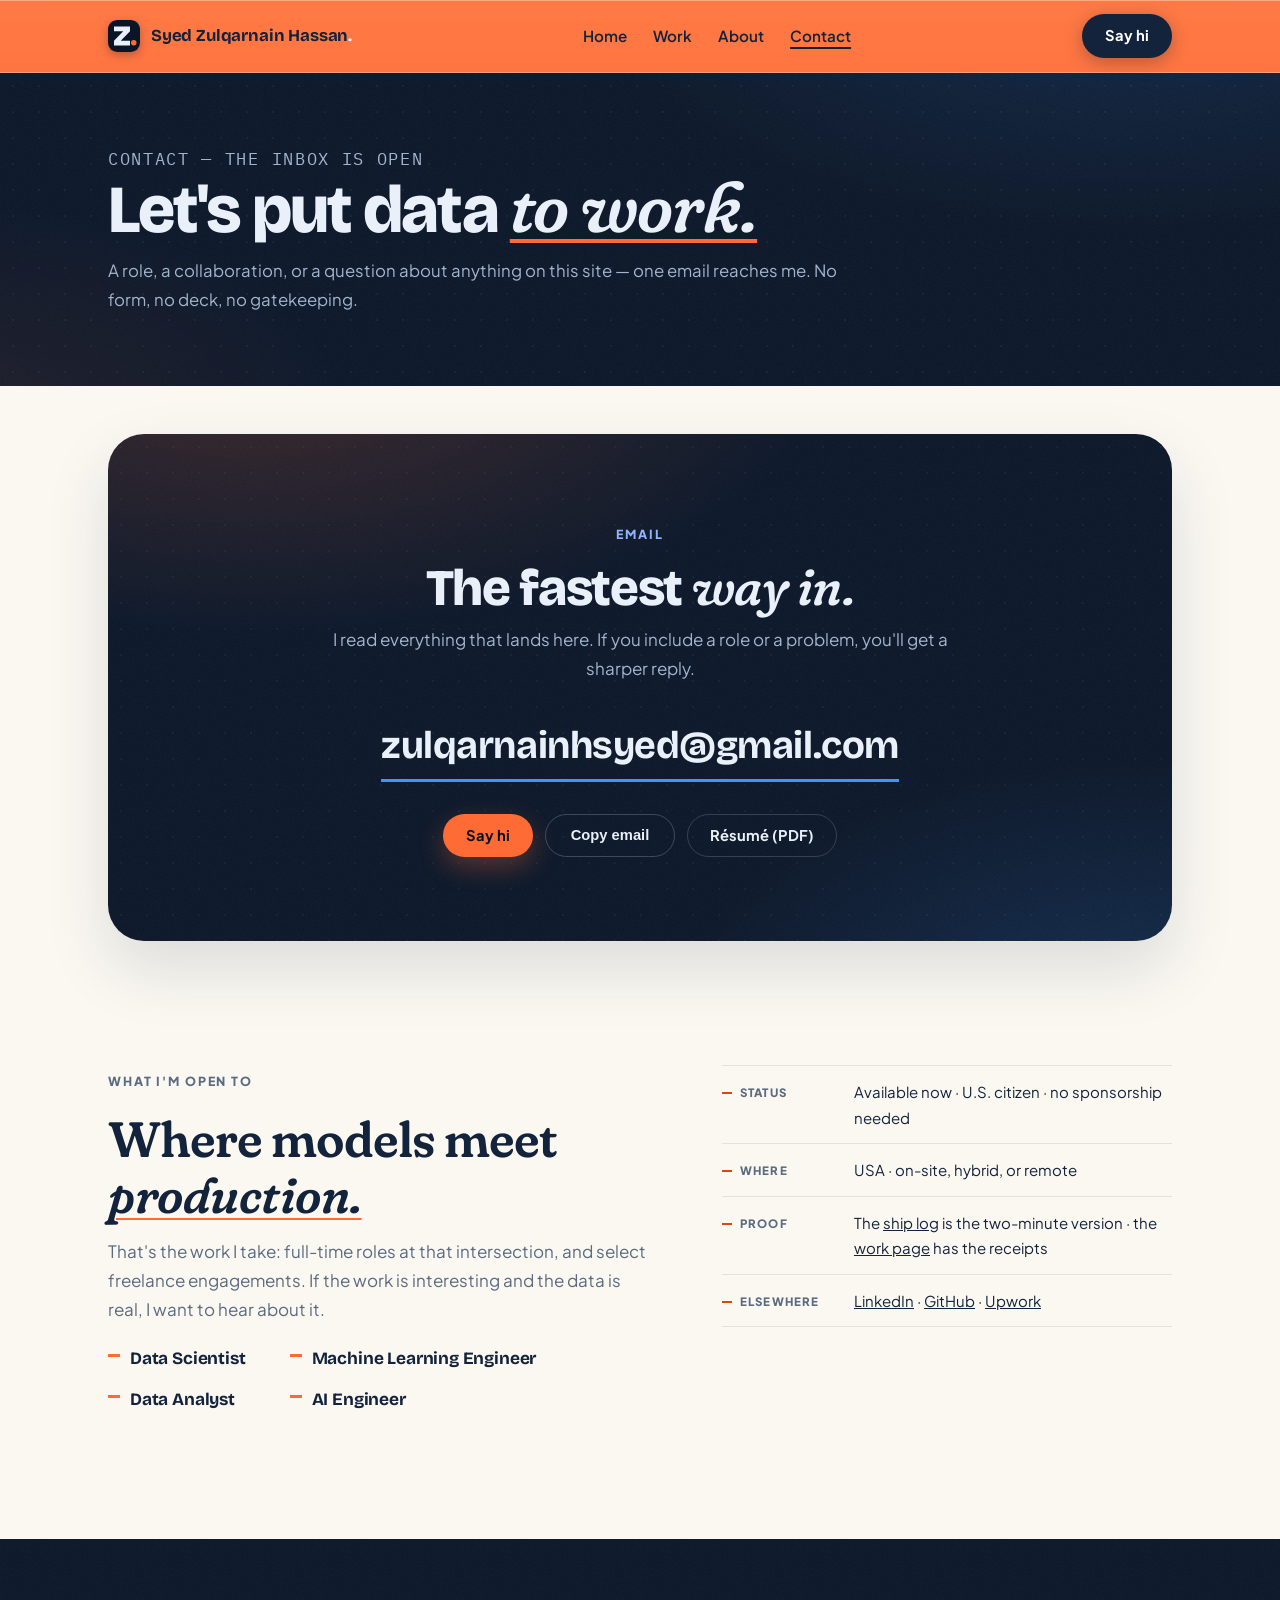
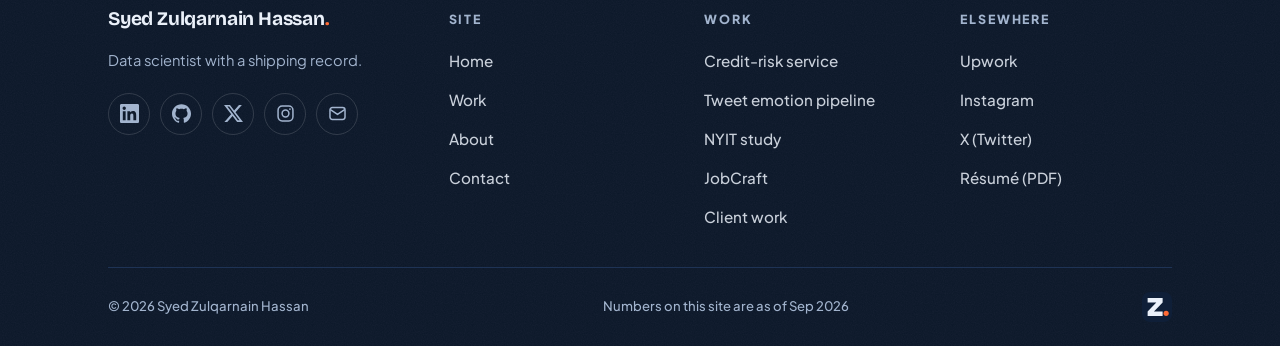
<file: contact/index.html>
<!doctype html>
<html lang="en">
<head>
<meta charset="utf-8">
<meta name="viewport" content="width=device-width, initial-scale=1">
<title>Contact — Syed Zulqarnain Hassan</title>
<meta name="description" content="Get in touch with Syed Zulqarnain Hassan — open to full-time Data Scientist, Data Analyst, Machine Learning Engineer, and AI Engineer roles across the USA. U.S. citizen, no sponsorship needed. Email is the fastest way in.">
<meta property="og:title" content="Contact — Syed Zulqarnain Hassan">
<meta property="og:description" content="A role, a collaboration, or a question about the work — the inbox is open.">
<meta property="og:type" content="website">
<meta property="og:url" content="https://zulqarnainhassan.com/contact/">
<meta property="og:image" content="https://zulqarnainhassan.com/og.png">
<meta property="og:image:width" content="1200">
<meta property="og:image:height" content="630">
<meta name="twitter:card" content="summary_large_image">
<meta name="twitter:image" content="https://zulqarnainhassan.com/og.png">
<link rel="canonical" href="https://zulqarnainhassan.com/contact/">
<meta name="theme-color" content="#070E1C">
<link rel="icon" href="/favicon.svg" type="image/svg+xml">
<link rel="icon" href="/favicon.png" type="image/png" sizes="32x32">
<link rel="apple-touch-icon" href="/apple-touch-icon.png">
<link rel="preload" href="/fonts/bricolage-grotesque-700.woff2" as="font" type="font/woff2" crossorigin>
<link rel="preload" href="/fonts/plus-jakarta-sans-400.woff2" as="font" type="font/woff2" crossorigin>
<link rel="preload" href="/fonts/fraunces-italic-400-700.woff2" as="font" type="font/woff2" crossorigin>
<link rel="preload" href="/fonts/ibm-plex-mono-400.woff2" as="font" type="font/woff2" crossorigin>
<link rel="stylesheet" href="/styles.css">
<script src="/main.js" defer></script>
</head>
<body>
<a class="skip" href="#main">Skip to content</a>
<div class="progress" id="progress" aria-hidden="true"></div>

<header class="sitenav band-dark" id="sitenav">
  <div class="wrap">
    <div class="nav">
      <a class="brand" href="/"><svg class="bmark" viewBox="0 0 64 64" aria-hidden="true"><rect width="64" height="64" rx="14" fill="#0A1628"/><path d="M12 13 H44 V22.5 L25.5 41.5 H44 V51 H12 V41.5 L30.5 22.5 H12 Z" fill="#EAF0F9"/><circle cx="51.5" cy="45.5" r="5.5" fill="#FF6B35"/></svg>Syed Zulqarnain Hassan<span class="bdot">.</span></a>
      <nav aria-label="Primary">
        <ul class="nav-links" id="navLinks">
          <li><a href="/">Home</a></li>
          <li><a href="/work/">Work</a></li>
          <li><a href="/about/">About</a></li>
          <li><a href="/contact/" aria-current="page">Contact</a></li>
        </ul>
      </nav>
      <div class="nav-right">
        <a class="btn btn-primary nav-cta" href="mailto:zulqarnainhsyed@gmail.com?subject=Hello%20Zulqarnain">Say hi</a>
        <button class="menu-btn" id="menuBtn" aria-expanded="false" aria-controls="navLinks" aria-label="Toggle menu"><svg viewBox="0 0 24 24" aria-hidden="true"><path d="M4 8h16M4 16h16"/></svg></button>
      </div>
    </div>
  </div>
</header>

<main id="main">
  <div class="page-head band-dark">
    <div class="wrap">
      <p class="ph-kicker" data-up style="--d:0s">Contact — the inbox is open</p>
      <h1 data-up style="--d:.06s">Let's put data <em>to work.</em></h1>
      <p data-up style="--d:.12s">A role, a collaboration, or a question about anything on this site — one email reaches me. No form, no deck, no gatekeeping.</p>
    </div>
  </div>

  <section class="section wrap" aria-label="Email" style="padding-top:clamp(28px,4vw,48px)">
    <div class="cp-mail fx">
      <p class="kicker">Email</p>
      <h2>The fastest <span class="acc">way in.</span></h2>
      <p class="cp-note">I read everything that lands here. If you include a role or a problem, you'll get a sharper reply.</p>
      <a class="mail" href="mailto:zulqarnainhsyed@gmail.com?subject=Hello%20Zulqarnain">zulqarnainhsyed@gmail.com</a>
      <div class="cp-mail-actions">
        <a class="btn btn-coral" href="mailto:zulqarnainhsyed@gmail.com?subject=Hello%20Zulqarnain">Say hi</a>
        <button class="btn btn-copy" id="copyEmail" type="button" aria-live="polite">Copy email</button>
        <a class="btn btn-ghost" href="/resume.pdf">Résumé (PDF)</a>
      </div>
    </div>
  </section>

  <section class="section wrap" aria-labelledby="open-title" style="padding-bottom:var(--sp)">
    <div class="open-to">
      <div class="fx">
        <p class="kicker">What I'm open to</p>
        <h2 class="title" id="open-title">Where models meet <span class="acc">production.</span></h2>
        <p>That's the work I take: full-time roles at that intersection, and select freelance engagements. If the work is interesting and the data is real, I want to hear about it.</p>
        <ul class="role-list">
          <li>Data Scientist</li>
          <li>Machine Learning Engineer</li>
          <li>Data Analyst</li>
          <li>AI Engineer</li>
        </ul>
      </div>
      <div class="fx" style="--d:.12s">
        <ul class="cp-facts">
          <li><span class="k">Status</span><span>Available now · U.S. citizen · no sponsorship needed</span></li>
          <li><span class="k">Where</span><span>USA · on-site, hybrid, or remote</span></li>
          <li><span class="k">Proof</span><span>The <a href="/#log">ship log</a> is the two-minute version · the <a href="/work/">work page</a> has the receipts</span></li>
          <li><span class="k">Elsewhere</span><span><a href="https://www.linkedin.com/in/syedzulqarnainh">LinkedIn</a> · <a href="https://github.com/Zulqarnain-10">GitHub</a> · <a href="https://www.upwork.com/freelancers/~01bd0c312572d26561">Upwork</a></span></li>
        </ul>
      </div>
    </div>
  </section>

</main>

<footer class="band-dark band-foot">
  <div class="wrap">
    <div class="foot-grid">
      <div class="foot-id">
        <a class="brand" href="/">Syed Zulqarnain Hassan<span class="bdot">.</span></a>
        <p class="foot-tag">Data scientist with a shipping record.</p>
        <div class="foot-social">
          <a href="https://www.linkedin.com/in/syedzulqarnainh" aria-label="LinkedIn"><svg viewBox="0 0 24 24" aria-hidden="true"><path d="M20.447 20.452h-3.554v-5.569c0-1.328-.027-3.037-1.852-3.037-1.853 0-2.136 1.445-2.136 2.939v5.667H9.351V9h3.414v1.561h.046c.477-.9 1.637-1.85 3.37-1.85 3.601 0 4.267 2.37 4.267 5.455v6.286zM5.337 7.433c-1.144 0-2.063-.926-2.063-2.065 0-1.138.92-2.063 2.063-2.063 1.14 0 2.064.925 2.064 2.063 0 1.139-.925 2.065-2.064 2.065zm1.782 13.019H3.555V9h3.564v11.452zM22.225 0H1.771C.792 0 0 .774 0 1.729v20.542C0 23.227.792 24 1.771 24h20.451C23.2 24 24 23.227 24 22.271V1.729C24 .774 23.2 0 22.225 0z"/></svg></a>
          <a href="https://github.com/Zulqarnain-10" aria-label="GitHub"><svg viewBox="0 0 24 24" aria-hidden="true"><path d="M12 .297c-6.63 0-12 5.373-12 12 0 5.303 3.438 9.8 8.205 11.385.6.113.82-.258.82-.577 0-.285-.01-1.04-.015-2.04-3.338.724-4.042-1.61-4.042-1.61C4.422 18.07 3.633 17.7 3.633 17.7c-1.087-.744.084-.729.084-.729 1.205.084 1.838 1.236 1.838 1.236 1.07 1.835 2.809 1.305 3.495.998.108-.776.417-1.305.76-1.605-2.665-.3-5.466-1.332-5.466-5.93 0-1.31.465-2.38 1.235-3.22-.135-.303-.54-1.523.105-3.176 0 0 1.005-.322 3.3 1.23.96-.267 1.98-.399 3-.405 1.02.006 2.04.138 3 .405 2.28-1.552 3.285-1.23 3.285-1.23.645 1.653.24 2.873.12 3.176.765.84 1.23 1.91 1.23 3.22 0 4.61-2.805 5.625-5.475 5.92.42.36.81 1.096.81 2.22 0 1.606-.015 2.896-.015 3.286 0 .315.21.69.825.57C20.565 22.092 24 17.592 24 12.297c0-6.627-5.373-12-12-12"/></svg></a>
          <a href="https://x.com/szulqarnain22" aria-label="X (Twitter)"><svg viewBox="0 0 24 24" aria-hidden="true"><path d="M18.901 1.153h3.68l-8.04 9.19L24 22.846h-7.406l-5.8-7.584-6.638 7.584H.474l8.6-9.83L0 1.154h7.594l5.243 6.932ZM17.61 20.644h2.039L6.486 3.24H4.298Z"/></svg></a>
          <a href="https://www.instagram.com/szulqarnain22" aria-label="Instagram"><svg viewBox="0 0 24 24" aria-hidden="true" style="fill:none;stroke:currentColor;stroke-width:1.9;stroke-linecap:round"><rect x="2.6" y="2.6" width="18.8" height="18.8" rx="5.2"/><circle cx="12" cy="12" r="4.3"/><circle cx="17.6" cy="6.4" r=".4" style="fill:currentColor;stroke-width:1.4"/></svg></a>
          <a href="mailto:zulqarnainhsyed@gmail.com" aria-label="Email"><svg viewBox="0 0 24 24" aria-hidden="true" style="fill:none;stroke:currentColor;stroke-width:1.9;stroke-linecap:round;stroke-linejoin:round"><rect x="2.5" y="4.5" width="19" height="15" rx="3"/><path d="M3.5 7.5 12 13.2 20.5 7.5"/></svg></a>
        </div>
      </div>
      <nav class="foot-col" aria-label="Site">
        <h3>Site</h3>
        <ul>
          <li><a href="/">Home</a></li>
          <li><a href="/work/">Work</a></li>
          <li><a href="/about/">About</a></li>
          <li><a href="/contact/">Contact</a></li>
        </ul>
      </nav>
      <nav class="foot-col" aria-label="Work">
        <h3>Work</h3>
        <ul>
          <li><a href="/work/#credit-risk">Credit-risk service</a></li>
          <li><a href="/work/#tweet-emotion">Tweet emotion pipeline</a></li>
          <li><a href="/work/#nyit">NYIT study</a></li>
          <li><a href="/work/#jobcraft">JobCraft</a></li>
          <li><a href="/work/#client-work">Client work</a></li>
        </ul>
      </nav>
      <nav class="foot-col" aria-label="Elsewhere">
        <h3>Elsewhere</h3>
        <ul>
          <li><a href="https://www.upwork.com/freelancers/~01bd0c312572d26561">Upwork</a></li>
          <li><a href="https://www.instagram.com/szulqarnain22">Instagram</a></li>
          <li><a href="https://x.com/szulqarnain22">X (Twitter)</a></li>
          <li><a href="/resume.pdf">Résumé (PDF)</a></li>
        </ul>
      </nav>
    </div>
    <div class="footer-row">
      <span>© 2026 Syed Zulqarnain Hassan</span>
      <span>Numbers on this site are as of Sep 2026</span>
      <span class="foot-mark" aria-hidden="true"><svg viewBox="0 0 64 64"><rect width="64" height="64" rx="14" fill="#0F1F38"/><path d="M12 13 H44 V22.5 L25.5 41.5 H44 V51 H12 V41.5 L30.5 22.5 H12 Z" fill="#EAF0F9"/><circle cx="51.5" cy="45.5" r="5.5" fill="#FF6B35"/></svg></span>
    </div>
  </div>
</footer>
</body>
</html>
</file>
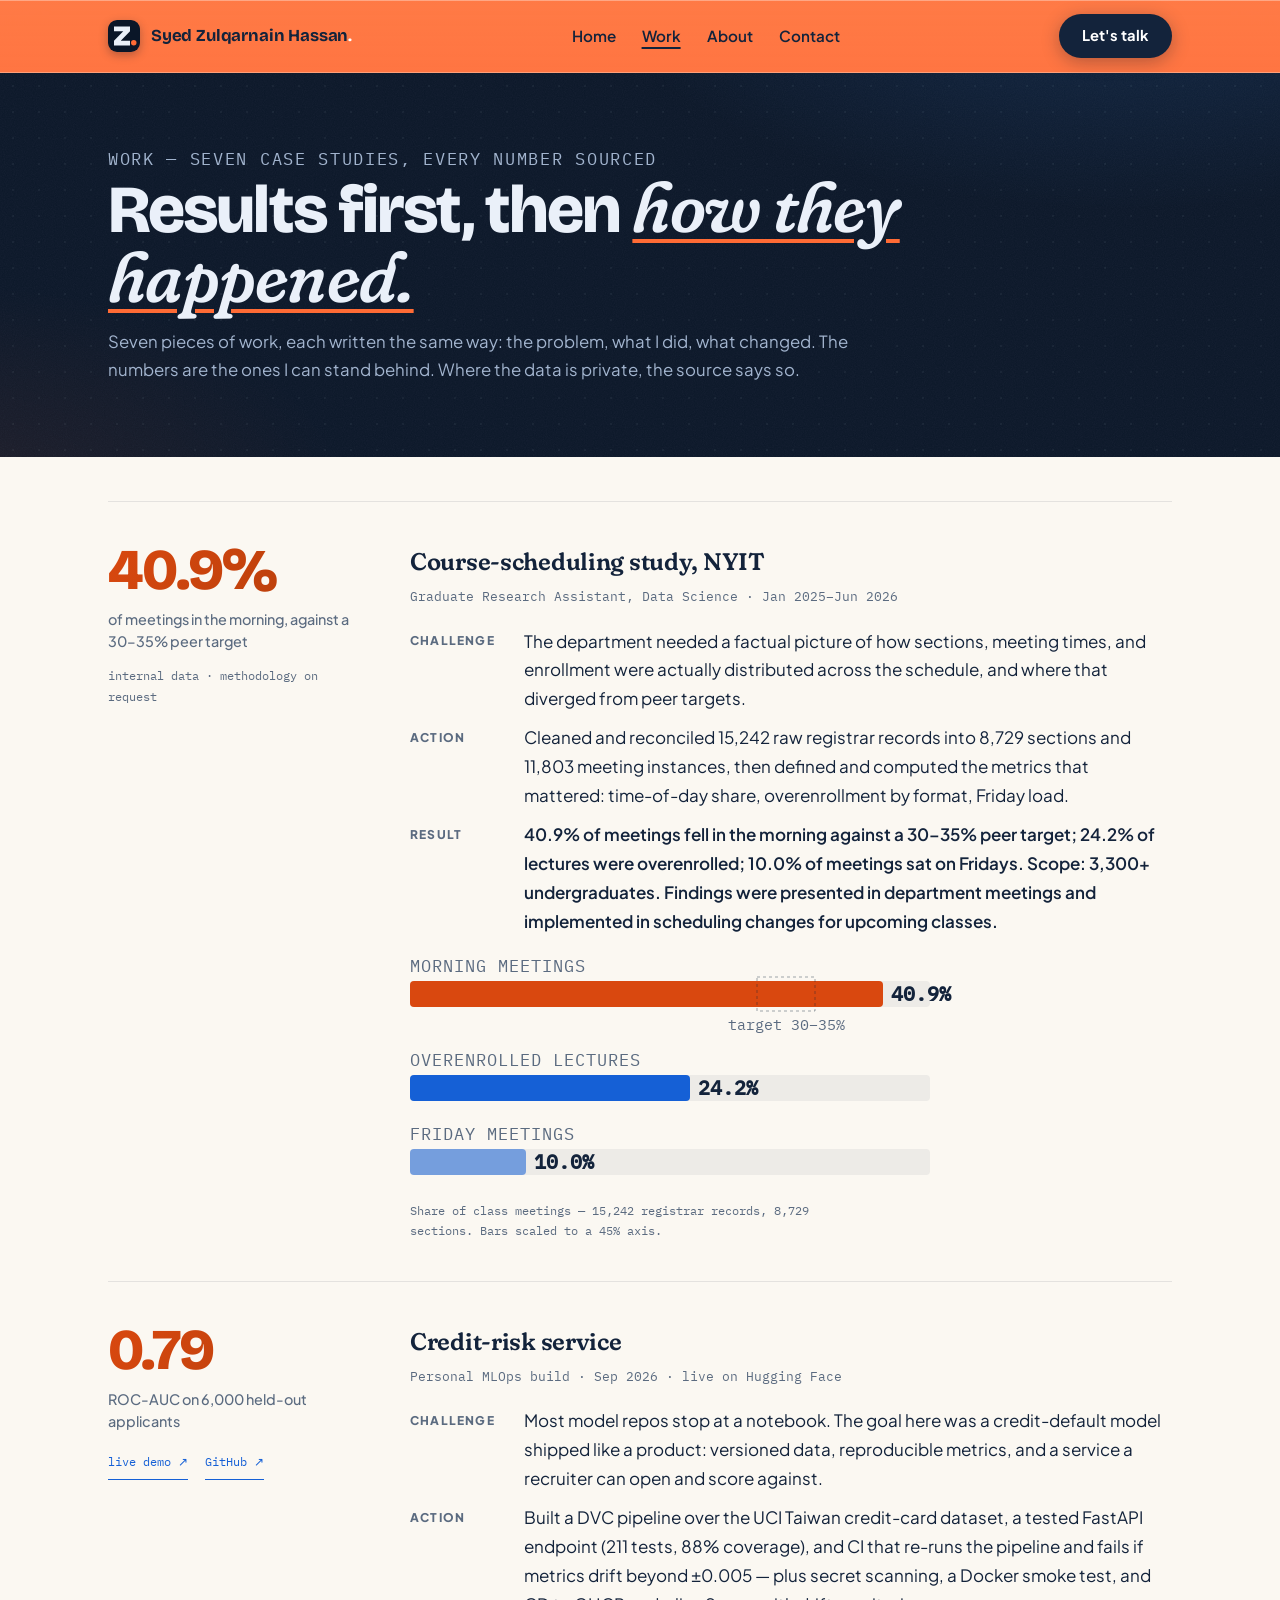
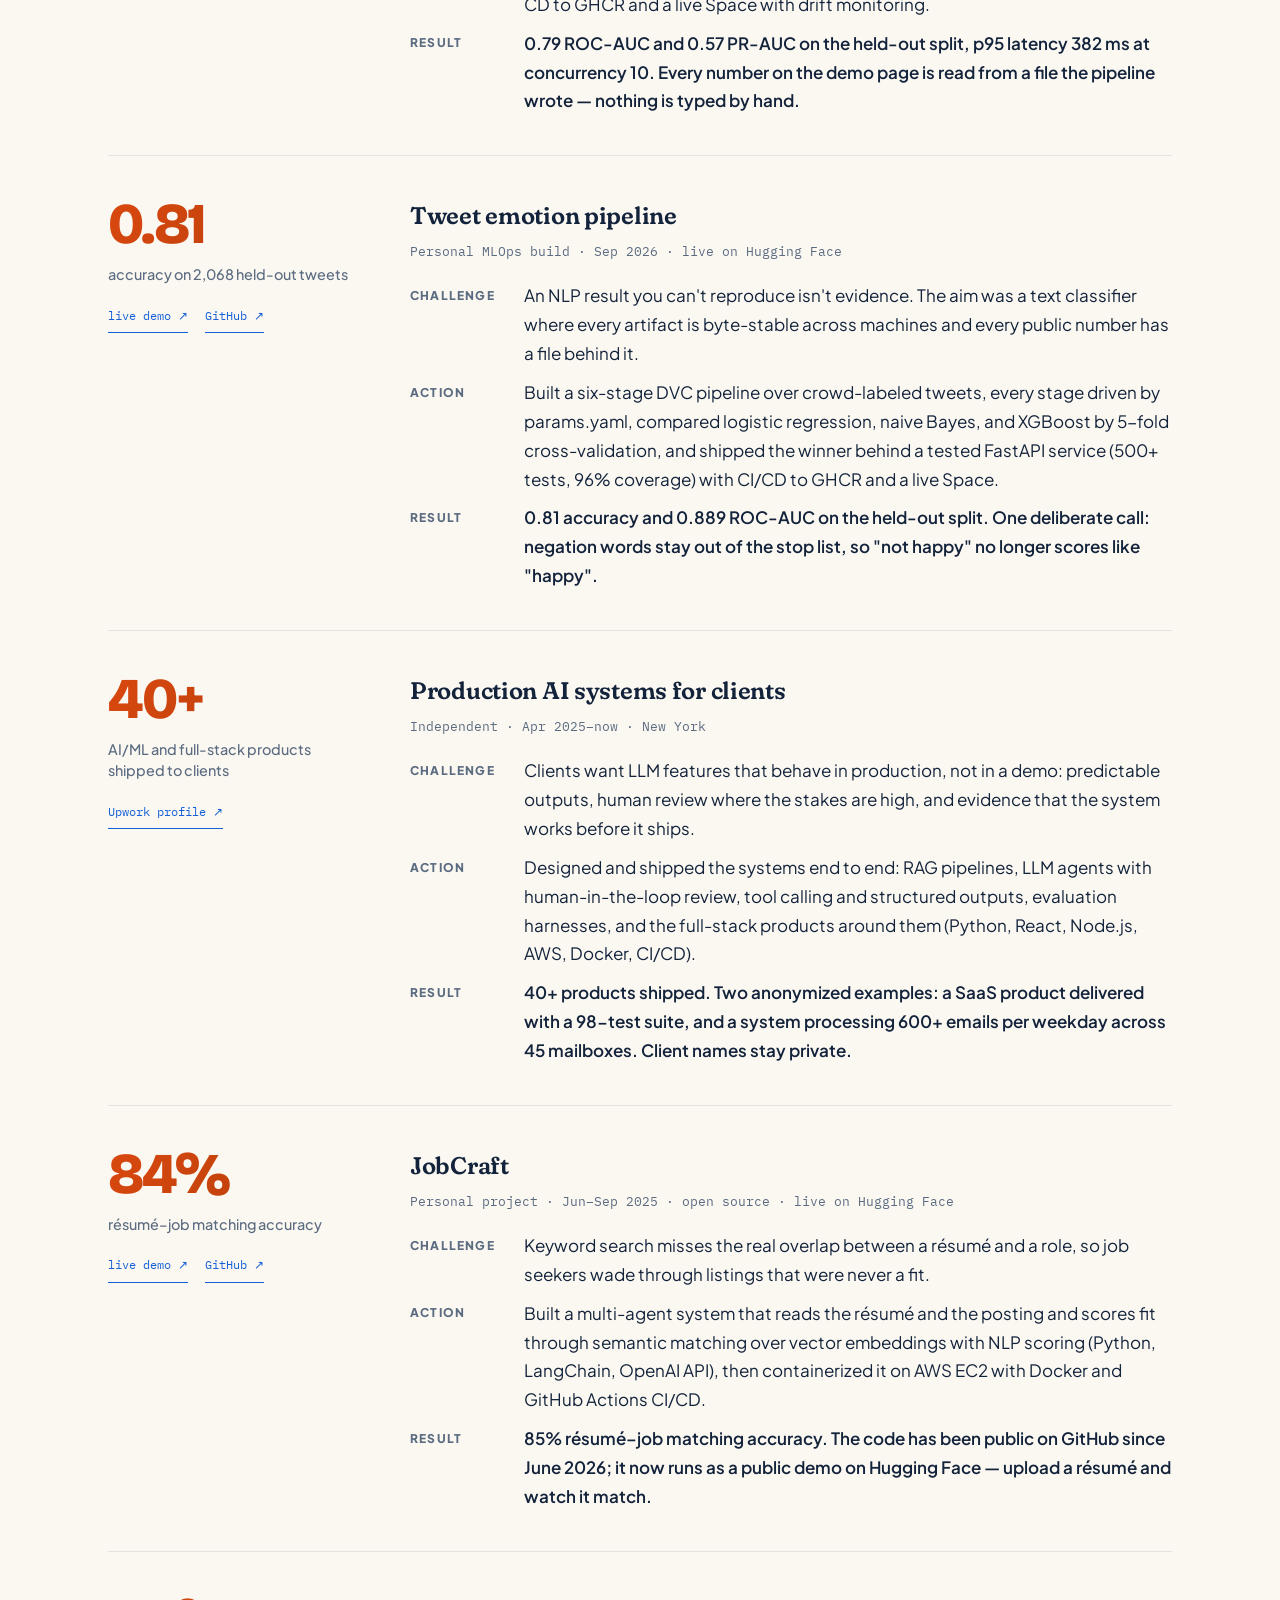
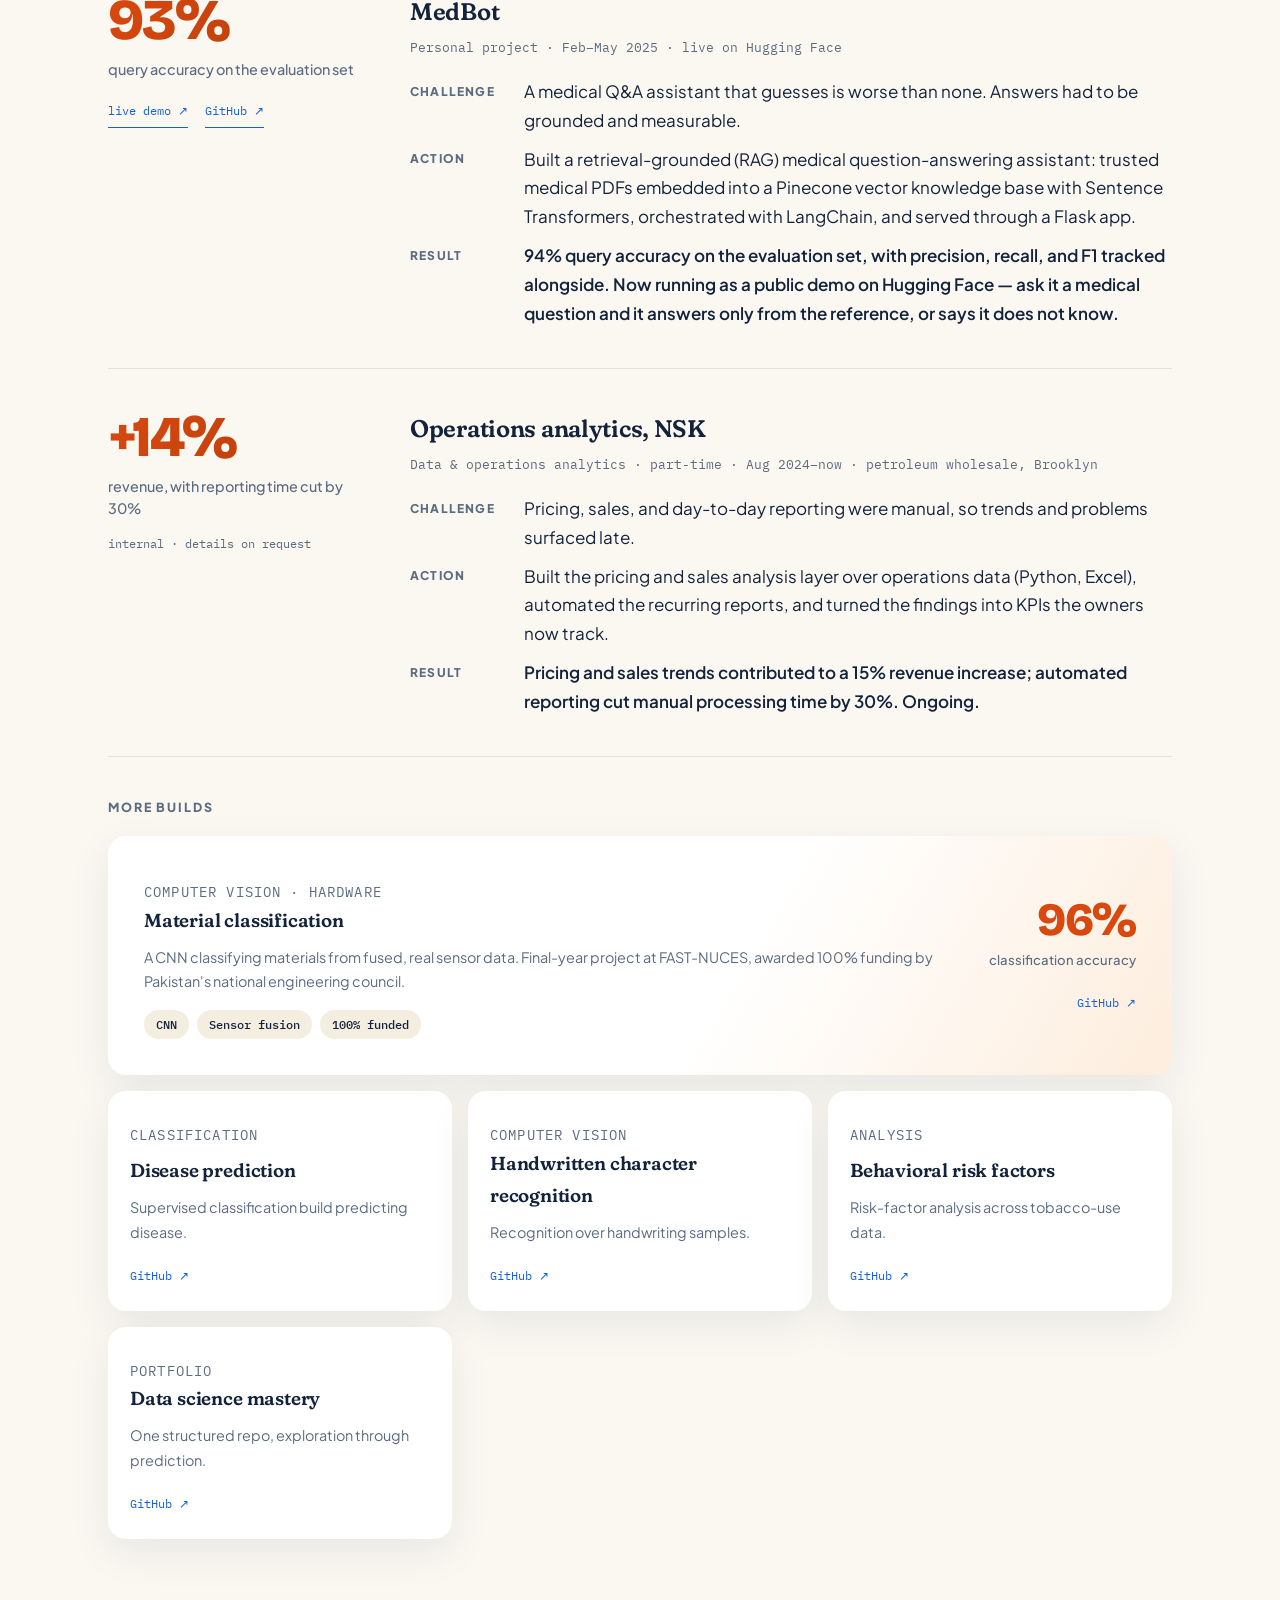
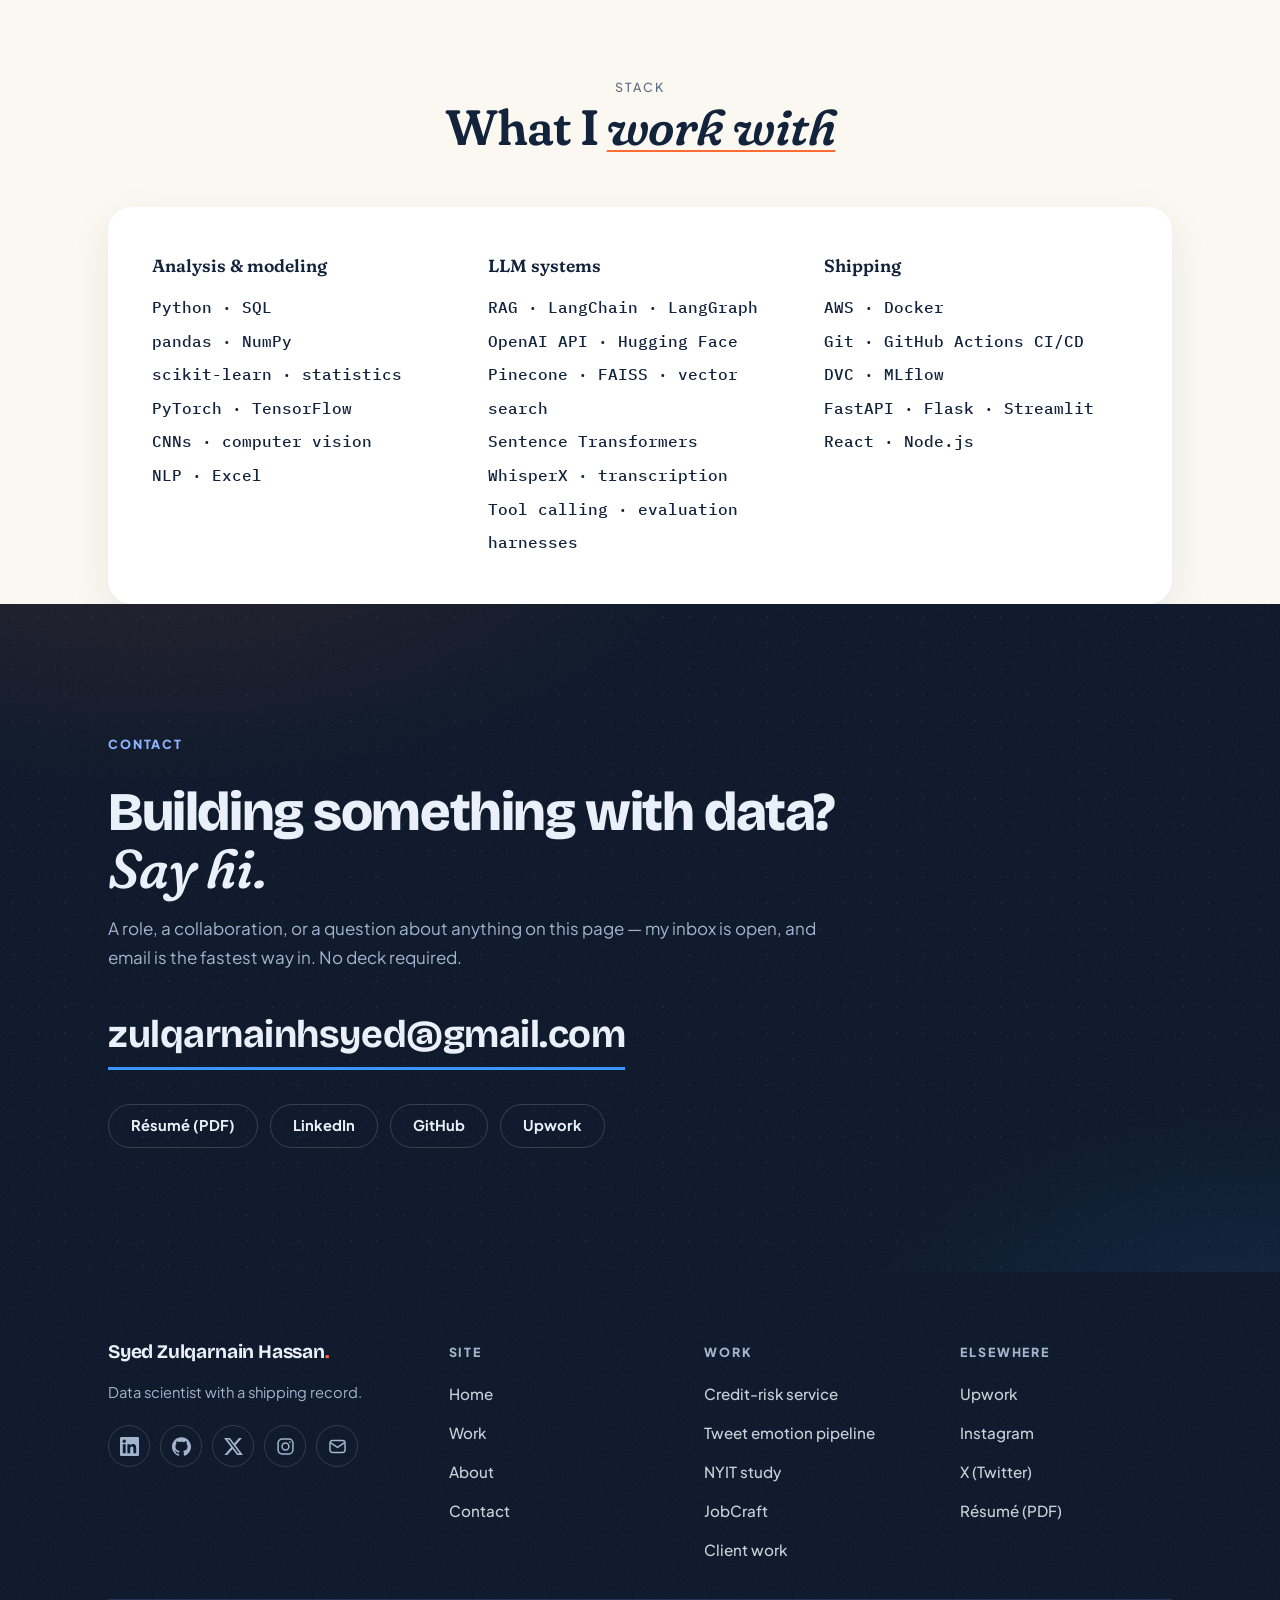
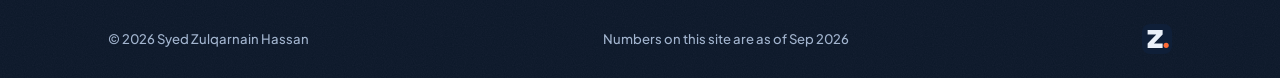
<file: work/index.html>
<!doctype html>
<html lang="en">
<head>
<meta charset="utf-8">
<meta name="viewport" content="width=device-width, initial-scale=1">
<title>Work — Syed Zulqarnain Hassan</title>
<meta name="description" content="Case studies from Syed Zulqarnain Hassan: a live credit-risk service, a DVC-tracked tweet emotion pipeline, a 15,242-record NYIT research study, 40+ client products, JobCraft, MedBot, and operations analytics at NSK. Every number has a source.">
<meta property="og:title" content="Work — Syed Zulqarnain Hassan">
<meta property="og:description" content="Results first, then how they happened. Case studies with receipts.">
<meta property="og:type" content="website">
<meta property="og:url" content="https://zulqarnainhassan.com/work/">
<meta property="og:image" content="https://zulqarnainhassan.com/og.png">
<meta property="og:image:width" content="1200">
<meta property="og:image:height" content="630">
<meta name="twitter:card" content="summary_large_image">
<meta name="twitter:image" content="https://zulqarnainhassan.com/og.png">
<link rel="canonical" href="https://zulqarnainhassan.com/work/">
<meta name="theme-color" content="#070E1C">
<link rel="icon" href="/favicon.svg" type="image/svg+xml">
<link rel="icon" href="/favicon.png" type="image/png" sizes="32x32">
<link rel="apple-touch-icon" href="/apple-touch-icon.png">
<link rel="preload" href="/fonts/bricolage-grotesque-700.woff2" as="font" type="font/woff2" crossorigin>
<link rel="preload" href="/fonts/plus-jakarta-sans-400.woff2" as="font" type="font/woff2" crossorigin>
<link rel="preload" href="/fonts/fraunces-italic-400-700.woff2" as="font" type="font/woff2" crossorigin>
<link rel="preload" href="/fonts/ibm-plex-mono-400.woff2" as="font" type="font/woff2" crossorigin>
<link rel="stylesheet" href="/styles.css">
<script src="/main.js" defer></script>
</head>
<body>
<a class="skip" href="#main">Skip to content</a>
<div class="progress" id="progress" aria-hidden="true"></div>

<header class="sitenav band-dark" id="sitenav">
  <div class="wrap">
    <div class="nav">
      <a class="brand" href="/"><svg class="bmark" viewBox="0 0 64 64" aria-hidden="true"><rect width="64" height="64" rx="14" fill="#0A1628"/><path d="M12 13 H44 V22.5 L25.5 41.5 H44 V51 H12 V41.5 L30.5 22.5 H12 Z" fill="#EAF0F9"/><circle cx="51.5" cy="45.5" r="5.5" fill="#FF6B35"/></svg>Syed Zulqarnain Hassan<span class="bdot">.</span></a>
      <nav aria-label="Primary">
        <ul class="nav-links" id="navLinks">
          <li><a href="/">Home</a></li>
          <li><a href="/work/" aria-current="page">Work</a></li>
          <li><a href="/about/">About</a></li>
          <li><a href="/contact/">Contact</a></li>
        </ul>
      </nav>
      <div class="nav-right">
        <a class="btn btn-primary nav-cta" href="/contact/">Let's talk</a>
        <button class="menu-btn" id="menuBtn" aria-expanded="false" aria-controls="navLinks" aria-label="Toggle menu"><svg viewBox="0 0 24 24" aria-hidden="true"><path d="M4 8h16M4 16h16"/></svg></button>
      </div>
    </div>
  </div>
</header>

<main id="main">
  <div class="page-head band-dark">
    <div class="wrap">
      <p class="ph-kicker" data-up style="--d:0s">Work — seven case studies, every number sourced</p>
      <h1 data-up style="--d:.06s">Results first, then <em>how they happened.</em></h1>
      <p data-up style="--d:.12s">Seven pieces of work, each written the same way: the problem, what I did, what changed. The numbers are the ones I can stand behind. Where the data is private, the source says so.</p>
    </div>
  </div>

  <section class="section work wrap" aria-label="Case studies" style="padding-top:clamp(20px,4vw,44px)">
    <article class="case fx" id="nyit">
      <div class="metric">
        <span class="n" data-count>40.9%</span>
        <span class="l">of meetings in the morning, against a 30–35% peer target</span>
        <span class="receipt internal">internal data · methodology on request</span>
      </div>
      <div>
        <h2 class="case-t">Course-scheduling study, NYIT</h2>
        <p class="ctx">Graduate Research Assistant, Data Science · Jan 2025–Jun 2026</p>
        <dl class="car">
          <dt>Challenge</dt>
          <dd>The department needed a factual picture of how sections, meeting times, and enrollment were actually distributed across the schedule, and where that diverged from peer targets.</dd>
          <dt>Action</dt>
          <dd>Cleaned and reconciled 15,242 raw registrar records into 8,729 sections and 11,803 meeting instances, then defined and computed the metrics that mattered: time-of-day share, overenrollment by format, Friday load.</dd>
          <dt>Result</dt>
          <dd class="result">40.9% of meetings fell in the morning against a 30–35% peer target; 24.2% of lectures were overenrolled; 10.0% of meetings sat on Fridays. Scope: 3,300+ undergraduates. Findings were presented in department meetings and implemented in scheduling changes for upcoming classes.</dd>
        </dl>
        <figure class="case-chart">
          <svg viewBox="0 0 560 236" role="img" aria-label="Bar chart: 40.9 percent of meetings in the morning against a 30 to 35 percent peer target; 24.2 percent of lectures overenrolled; 10 percent of meetings on Fridays">
            <text x="0" y="15" font-size="17" letter-spacing="1" fill="#5B6B80">MORNING MEETINGS</text>
            <rect x="0" y="24" width="520" height="26" rx="4" fill="rgba(19,35,59,.06)"/>
            <rect x="0" y="24" width="473" height="26" rx="4" fill="#D9480F"/>
            <rect x="347" y="20" width="58" height="34" fill="none" stroke="#13233B" stroke-opacity=".4" stroke-dasharray="3 3"/>
            <text x="376" y="73" font-size="15" fill="#5B6B80" text-anchor="middle">target 30–35%</text>
            <text x="481" y="44" font-size="20" font-weight="bold" fill="#13233B">40.9%</text>
            <text x="0" y="109" font-size="17" letter-spacing="1" fill="#5B6B80">OVERENROLLED LECTURES</text>
            <rect x="0" y="118" width="520" height="26" rx="4" fill="rgba(19,35,59,.06)"/>
            <rect x="0" y="118" width="280" height="26" rx="4" fill="#1560D6"/>
            <text x="288" y="138" font-size="20" font-weight="bold" fill="#13233B">24.2%</text>
            <text x="0" y="183" font-size="17" letter-spacing="1" fill="#5B6B80">FRIDAY MEETINGS</text>
            <rect x="0" y="192" width="520" height="26" rx="4" fill="rgba(19,35,59,.06)"/>
            <rect x="0" y="192" width="116" height="26" rx="4" fill="#1560D6" fill-opacity=".55"/>
            <text x="124" y="212" font-size="20" font-weight="bold" fill="#13233B">10.0%</text>
          </svg>
          <figcaption>Share of class meetings — 15,242 registrar records, 8,729 sections. Bars scaled to a 45% axis.</figcaption>
        </figure>
      </div>
    </article>

    <article class="case fx" id="credit-risk">
      <div class="metric">
        <span class="n">0.79</span>
        <span class="l">ROC-AUC on 6,000 held-out applicants</span>
        <a class="receipt" href="https://syedzulqarnainh-credit-risk-service.hf.space">live demo ↗</a>
        <a class="receipt" href="https://github.com/Zulqarnain-10/credit-risk-service" aria-label="Credit-risk service repository on GitHub">GitHub ↗</a>
      </div>
      <div>
        <h2 class="case-t">Credit-risk service</h2>
        <p class="ctx">Personal MLOps build · Sep 2026 · live on Hugging Face</p>
        <dl class="car">
          <dt>Challenge</dt>
          <dd>Most model repos stop at a notebook. The goal here was a credit-default model shipped like a product: versioned data, reproducible metrics, and a service a recruiter can open and score against.</dd>
          <dt>Action</dt>
          <dd>Built a DVC pipeline over the UCI Taiwan credit-card dataset, a tested FastAPI endpoint (211 tests, 88% coverage), and CI that re-runs the pipeline and fails if metrics drift beyond ±0.005 — plus secret scanning, a Docker smoke test, and CD to GHCR and a live Space with drift monitoring.</dd>
          <dt>Result</dt>
          <dd class="result">0.79 ROC-AUC and 0.57 PR-AUC on the held-out split, p95 latency 382 ms at concurrency 10. Every number on the demo page is read from a file the pipeline wrote — nothing is typed by hand.</dd>
        </dl>
      </div>
    </article>

    <article class="case fx" id="tweet-emotion">
      <div class="metric">
        <span class="n">0.81</span>
        <span class="l">accuracy on 2,068 held-out tweets</span>
        <a class="receipt" href="https://syedzulqarnainh-tweet-emotion-pipeline.hf.space">live demo ↗</a>
        <a class="receipt" href="https://github.com/Zulqarnain-10/tweet-emotion-pipeline" aria-label="Tweet emotion pipeline repository on GitHub">GitHub ↗</a>
      </div>
      <div>
        <h2 class="case-t">Tweet emotion pipeline</h2>
        <p class="ctx">Personal MLOps build · Sep 2026 · live on Hugging Face</p>
        <dl class="car">
          <dt>Challenge</dt>
          <dd>An NLP result you can't reproduce isn't evidence. The aim was a text classifier where every artifact is byte-stable across machines and every public number has a file behind it.</dd>
          <dt>Action</dt>
          <dd>Built a six-stage DVC pipeline over crowd-labeled tweets, every stage driven by params.yaml, compared logistic regression, naive Bayes, and XGBoost by 5-fold cross-validation, and shipped the winner behind a tested FastAPI service (500+ tests, 96% coverage) with CI/CD to GHCR and a live Space.</dd>
          <dt>Result</dt>
          <dd class="result">0.81 accuracy and 0.889 ROC-AUC on the held-out split. One deliberate call: negation words stay out of the stop list, so "not happy" no longer scores like "happy".</dd>
        </dl>
      </div>
    </article>

    <article class="case fx" id="client-work">
      <div class="metric">
        <span class="n" data-count>40+</span>
        <span class="l">AI/ML and full-stack products shipped to clients</span>
        <a class="receipt" href="https://www.upwork.com/freelancers/~01bd0c312572d26561">Upwork profile ↗</a>
      </div>
      <div>
        <h2 class="case-t">Production AI systems for clients</h2>
        <p class="ctx">Independent · Apr 2025–now · New York</p>
        <dl class="car">
          <dt>Challenge</dt>
          <dd>Clients want LLM features that behave in production, not in a demo: predictable outputs, human review where the stakes are high, and evidence that the system works before it ships.</dd>
          <dt>Action</dt>
          <dd>Designed and shipped the systems end to end: RAG pipelines, LLM agents with human-in-the-loop review, tool calling and structured outputs, evaluation harnesses, and the full-stack products around them (Python, React, Node.js, AWS, Docker, CI/CD).</dd>
          <dt>Result</dt>
          <dd class="result">40+ products shipped. Two anonymized examples: a SaaS product delivered with a 98-test suite, and a system processing 600+ emails per weekday across 45 mailboxes. Client names stay private.</dd>
        </dl>
      </div>
    </article>

    <article class="case fx" id="jobcraft">
      <div class="metric">
        <span class="n" data-count>85%</span>
        <span class="l">résumé–job matching accuracy</span>
        <a class="receipt" href="https://syedzulqarnainh-jobcraft.hf.space" aria-label="JobCraft live demo">live demo ↗</a>
        <a class="receipt" href="https://github.com/Zulqarnain-10/JobCraft" aria-label="JobCraft repository on GitHub">GitHub ↗</a>
      </div>
      <div>
        <h2 class="case-t">JobCraft</h2>
        <p class="ctx">Personal project · Jun–Sep 2025 · open source · live on Hugging Face</p>
        <dl class="car">
          <dt>Challenge</dt>
          <dd>Keyword search misses the real overlap between a résumé and a role, so job seekers wade through listings that were never a fit.</dd>
          <dt>Action</dt>
          <dd>Built a multi-agent system that reads the résumé and the posting and scores fit through semantic matching over vector embeddings with NLP scoring (Python, LangChain, OpenAI API), then containerized it on AWS EC2 with Docker and GitHub Actions CI/CD.</dd>
          <dt>Result</dt>
          <dd class="result">85% résumé–job matching accuracy. The code has been public on GitHub since June 2026; it now runs as a public demo on Hugging Face — upload a résumé and watch it match.</dd>
        </dl>
      </div>
    </article>

    <article class="case fx" id="medbot">
      <div class="metric">
        <span class="n" data-count>94%</span>
        <span class="l">query accuracy on the evaluation set</span>
        <a class="receipt" href="https://syedzulqarnainh-medbot.hf.space" aria-label="MedBot live demo">live demo ↗</a>
        <a class="receipt" href="https://github.com/Zulqarnain-10/AI-Powered-Medical-Chatbot-Using-LLM-s-for-Smart-Healthcare-Assistance" aria-label="MedBot repository on GitHub">GitHub ↗</a>
      </div>
      <div>
        <h2 class="case-t">MedBot</h2>
        <p class="ctx">Personal project · Feb–May 2025 · live on Hugging Face</p>
        <dl class="car">
          <dt>Challenge</dt>
          <dd>A medical Q&amp;A assistant that guesses is worse than none. Answers had to be grounded and measurable.</dd>
          <dt>Action</dt>
          <dd>Built a retrieval-grounded (RAG) medical question-answering assistant: trusted medical PDFs embedded into a Pinecone vector knowledge base with Sentence Transformers, orchestrated with LangChain, and served through a Flask app.</dd>
          <dt>Result</dt>
          <dd class="result">94% query accuracy on the evaluation set, with precision, recall, and F1 tracked alongside. Now running as a public demo on Hugging Face — ask it a medical question and it answers only from the reference, or says it does not know.</dd>
        </dl>
      </div>
    </article>

    <article class="case fx" id="nsk">
      <div class="metric">
        <span class="n" data-count>+15%</span>
        <span class="l">revenue, with reporting time cut by 30%</span>
        <span class="receipt internal">internal · details on request</span>
      </div>
      <div>
        <h2 class="case-t">Operations analytics, NSK</h2>
        <p class="ctx">Data &amp; operations analytics · part-time · Aug 2024–now · petroleum wholesale, Brooklyn</p>
        <dl class="car">
          <dt>Challenge</dt>
          <dd>Pricing, sales, and day-to-day reporting were manual, so trends and problems surfaced late.</dd>
          <dt>Action</dt>
          <dd>Built the pricing and sales analysis layer over operations data (Python, Excel), automated the recurring reports, and turned the findings into KPIs the owners now track.</dd>
          <dt>Result</dt>
          <dd class="result">Pricing and sales trends contributed to a 15% revenue increase; automated reporting cut manual processing time by 30%. Ongoing.</dd>
        </dl>
      </div>
    </article>

    <div class="more fx">
      <h2 id="more-title">More builds</h2>
      <div class="bgrid">
        <article class="bcard featured">
          <div class="bmain">
            <p class="btag">Computer vision · hardware</p>
            <h3>Material classification</h3>
            <p>A CNN classifying materials from fused, real sensor data. Final-year project at FAST-NUCES, awarded 100% funding by Pakistan's national engineering council.</p>
            <div class="chips"><span>CNN</span><span>Sensor fusion</span><span>100% funded</span></div>
          </div>
          <div class="bside">
            <span class="n">96%</span>
            <span class="l">classification accuracy</span>
            <a class="receipt" href="https://github.com/Zulqarnain-10/Advanced-Material-Classification-Using-Sensor-Fusion-Machine-Learning" aria-label="Material classification repository on GitHub">GitHub ↗</a>
          </div>
        </article>
        <article class="bcard">
          <p class="btag">Classification</p>
          <h3>Disease prediction</h3>
          <p>Supervised classification build predicting disease.</p>
          <a class="receipt" href="https://github.com/Zulqarnain-10/Disease-Prediction" aria-label="Disease prediction repository on GitHub">GitHub ↗</a>
        </article>
        <article class="bcard">
          <p class="btag">Computer vision</p>
          <h3>Handwritten character recognition</h3>
          <p>Recognition over handwriting samples.</p>
          <a class="receipt" href="https://github.com/Zulqarnain-10/Handwritten-Character-Recognition" aria-label="Handwritten character recognition repository on GitHub">GitHub ↗</a>
        </article>
        <article class="bcard">
          <p class="btag">Analysis</p>
          <h3>Behavioral risk factors</h3>
          <p>Risk-factor analysis across tobacco-use data.</p>
          <a class="receipt" href="https://github.com/Zulqarnain-10/Behavioral-Risk-Factor-By-Tobacco-Use" aria-label="Behavioral risk factors repository on GitHub">GitHub ↗</a>
        </article>
        <article class="bcard">
          <p class="btag">Portfolio</p>
          <h3>Data science mastery</h3>
          <p>One structured repo, exploration through prediction.</p>
          <a class="receipt" href="https://github.com/Zulqarnain-10/Data-Science-Mastery---From-Exploration-to-Prediction" aria-label="Data science mastery repository on GitHub">GitHub ↗</a>
        </article>
      </div>
    </div>
  </section>

  <section class="section" id="stack" aria-labelledby="stack-title">
    <div class="wrap">
      <div class="sec-head fx">
        <p class="kicker">Stack</p>
        <h2 class="title" id="stack-title">What I <span class="acc">work with</span></h2>
      </div>
      <div class="stack-panel fx">
        <div>
          <h3>Analysis &amp; modeling</h3>
          <ul>
            <li>Python · SQL</li>
            <li>pandas · NumPy</li>
            <li>scikit-learn · statistics</li>
            <li>PyTorch · TensorFlow</li>
            <li>CNNs · computer vision</li>
            <li>NLP · Excel</li>
          </ul>
        </div>
        <div>
          <h3>LLM systems</h3>
          <ul>
            <li>RAG · LangChain · LangGraph</li>
            <li>OpenAI API · Hugging Face</li>
            <li>Pinecone · FAISS · vector search</li>
            <li>Sentence Transformers</li>
            <li>WhisperX · transcription</li>
            <li>Tool calling · evaluation harnesses</li>
          </ul>
        </div>
        <div>
          <h3>Shipping</h3>
          <ul>
            <li>AWS · Docker</li>
            <li>Git · GitHub Actions CI/CD</li>
            <li>DVC · MLflow</li>
            <li>FastAPI · Flask · Streamlit</li>
            <li>React · Node.js</li>
          </ul>
        </div>
      </div>
    </div>
  </section>

  <div class="band-dark band-contact">
    <section class="contact wrap" id="contact" aria-labelledby="contact-title">
      <div class="fx">
        <p class="kicker">Contact</p>
        <h2 id="contact-title">Building something with data? <span class="acc">Say hi.</span></h2>
        <p>A role, a collaboration, or a question about anything on this page — my inbox is open, and email is the fastest way in. No deck required.</p>
        <a class="mail" href="mailto:zulqarnainhsyed@gmail.com?subject=Hello%20Zulqarnain">zulqarnainhsyed@gmail.com</a>
        <div class="links">
          <a class="btn btn-ghost" href="/resume.pdf">Résumé (PDF)</a>
          <a class="btn btn-ghost" href="https://www.linkedin.com/in/syedzulqarnainh">LinkedIn</a>
          <a class="btn btn-ghost" href="https://github.com/Zulqarnain-10">GitHub</a>
          <a class="btn btn-ghost" href="https://www.upwork.com/freelancers/~01bd0c312572d26561">Upwork</a>
        </div>
      </div>
    </section>
  </div>
</main>

<footer class="band-dark band-foot">
  <div class="wrap">
    <div class="foot-grid">
      <div class="foot-id">
        <a class="brand" href="/">Syed Zulqarnain Hassan<span class="bdot">.</span></a>
        <p class="foot-tag">Data scientist with a shipping record.</p>
        <div class="foot-social">
          <a href="https://www.linkedin.com/in/syedzulqarnainh" aria-label="LinkedIn"><svg viewBox="0 0 24 24" aria-hidden="true"><path d="M20.447 20.452h-3.554v-5.569c0-1.328-.027-3.037-1.852-3.037-1.853 0-2.136 1.445-2.136 2.939v5.667H9.351V9h3.414v1.561h.046c.477-.9 1.637-1.85 3.37-1.85 3.601 0 4.267 2.37 4.267 5.455v6.286zM5.337 7.433c-1.144 0-2.063-.926-2.063-2.065 0-1.138.92-2.063 2.063-2.063 1.14 0 2.064.925 2.064 2.063 0 1.139-.925 2.065-2.064 2.065zm1.782 13.019H3.555V9h3.564v11.452zM22.225 0H1.771C.792 0 0 .774 0 1.729v20.542C0 23.227.792 24 1.771 24h20.451C23.2 24 24 23.227 24 22.271V1.729C24 .774 23.2 0 22.225 0z"/></svg></a>
          <a href="https://github.com/Zulqarnain-10" aria-label="GitHub"><svg viewBox="0 0 24 24" aria-hidden="true"><path d="M12 .297c-6.63 0-12 5.373-12 12 0 5.303 3.438 9.8 8.205 11.385.6.113.82-.258.82-.577 0-.285-.01-1.04-.015-2.04-3.338.724-4.042-1.61-4.042-1.61C4.422 18.07 3.633 17.7 3.633 17.7c-1.087-.744.084-.729.084-.729 1.205.084 1.838 1.236 1.838 1.236 1.07 1.835 2.809 1.305 3.495.998.108-.776.417-1.305.76-1.605-2.665-.3-5.466-1.332-5.466-5.93 0-1.31.465-2.38 1.235-3.22-.135-.303-.54-1.523.105-3.176 0 0 1.005-.322 3.3 1.23.96-.267 1.98-.399 3-.405 1.02.006 2.04.138 3 .405 2.28-1.552 3.285-1.23 3.285-1.23.645 1.653.24 2.873.12 3.176.765.84 1.23 1.91 1.23 3.22 0 4.61-2.805 5.625-5.475 5.92.42.36.81 1.096.81 2.22 0 1.606-.015 2.896-.015 3.286 0 .315.21.69.825.57C20.565 22.092 24 17.592 24 12.297c0-6.627-5.373-12-12-12"/></svg></a>
          <a href="https://x.com/szulqarnain22" aria-label="X (Twitter)"><svg viewBox="0 0 24 24" aria-hidden="true"><path d="M18.901 1.153h3.68l-8.04 9.19L24 22.846h-7.406l-5.8-7.584-6.638 7.584H.474l8.6-9.83L0 1.154h7.594l5.243 6.932ZM17.61 20.644h2.039L6.486 3.24H4.298Z"/></svg></a>
          <a href="https://www.instagram.com/szulqarnain22" aria-label="Instagram"><svg viewBox="0 0 24 24" aria-hidden="true" style="fill:none;stroke:currentColor;stroke-width:1.9;stroke-linecap:round"><rect x="2.6" y="2.6" width="18.8" height="18.8" rx="5.2"/><circle cx="12" cy="12" r="4.3"/><circle cx="17.6" cy="6.4" r=".4" style="fill:currentColor;stroke-width:1.4"/></svg></a>
          <a href="mailto:zulqarnainhsyed@gmail.com" aria-label="Email"><svg viewBox="0 0 24 24" aria-hidden="true" style="fill:none;stroke:currentColor;stroke-width:1.9;stroke-linecap:round;stroke-linejoin:round"><rect x="2.5" y="4.5" width="19" height="15" rx="3"/><path d="M3.5 7.5 12 13.2 20.5 7.5"/></svg></a>
        </div>
      </div>
      <nav class="foot-col" aria-label="Site">
        <h3>Site</h3>
        <ul>
          <li><a href="/">Home</a></li>
          <li><a href="/work/">Work</a></li>
          <li><a href="/about/">About</a></li>
          <li><a href="/contact/">Contact</a></li>
        </ul>
      </nav>
      <nav class="foot-col" aria-label="Work">
        <h3>Work</h3>
        <ul>
          <li><a href="/work/#credit-risk">Credit-risk service</a></li>
          <li><a href="/work/#tweet-emotion">Tweet emotion pipeline</a></li>
          <li><a href="/work/#nyit">NYIT study</a></li>
          <li><a href="/work/#jobcraft">JobCraft</a></li>
          <li><a href="/work/#client-work">Client work</a></li>
        </ul>
      </nav>
      <nav class="foot-col" aria-label="Elsewhere">
        <h3>Elsewhere</h3>
        <ul>
          <li><a href="https://www.upwork.com/freelancers/~01bd0c312572d26561">Upwork</a></li>
          <li><a href="https://www.instagram.com/szulqarnain22">Instagram</a></li>
          <li><a href="https://x.com/szulqarnain22">X (Twitter)</a></li>
          <li><a href="/resume.pdf">Résumé (PDF)</a></li>
        </ul>
      </nav>
    </div>
    <div class="footer-row">
      <span>© 2026 Syed Zulqarnain Hassan</span>
      <span>Numbers on this site are as of Sep 2026</span>
      <span class="foot-mark" aria-hidden="true"><svg viewBox="0 0 64 64"><rect width="64" height="64" rx="14" fill="#0F1F38"/><path d="M12 13 H44 V22.5 L25.5 41.5 H44 V51 H12 V41.5 L30.5 22.5 H12 Z" fill="#EAF0F9"/><circle cx="51.5" cy="45.5" r="5.5" fill="#FF6B35"/></svg></span>
    </div>
  </div>
</footer>
</body>
</html>
</file>
<file: styles.css>
/* zulqarnainhassan.com — shared styles */
@font-face{font-family:'Bricolage Grotesque';font-style:normal;font-weight:700 800;font-display:swap;src:url('/fonts/bricolage-grotesque-700.woff2') format('woff2')}
@font-face{font-family:'Fraunces';font-style:italic;font-weight:400 700;font-display:swap;src:url('/fonts/fraunces-italic-400-700.woff2') format('woff2')}
@font-face{font-family:'Fraunces';font-style:normal;font-weight:400 700;font-display:swap;src:url('/fonts/fraunces-400-700.woff2') format('woff2')}
@font-face{font-family:'IBM Plex Mono';font-style:normal;font-weight:400;font-display:swap;src:url('/fonts/ibm-plex-mono-400.woff2') format('woff2')}
@font-face{font-family:'IBM Plex Mono';font-style:normal;font-weight:500;font-display:swap;src:url('/fonts/ibm-plex-mono-500.woff2') format('woff2')}
@font-face{font-family:'Plus Jakarta Sans';font-style:normal;font-weight:400 800;font-display:swap;src:url('/fonts/plus-jakarta-sans-400.woff2') format('woff2')}
:root{
  --bg-d:#070E1C; --band:#0A1628; --band-2:#0D1B33; --line-d:#1E3355;
  --fog:#EAF0F9; --mist:#A2B4CE;
  --bg:#FBF8F2; --panel:#FFFFFF; --cream:#F4EEE1;
  --ink:#13233B; --muted:#5B6B80; --line:rgba(19,35,59,.10);
  --blue-soft:#E5EEFF; --peach-soft:#FDEDDD;
  --blue:#3B96FF; --blue-ink:#1560D6; --coral:#FF6B35; --coral-ink:#D9480F; --coral-deep:#B33E0B; --warm-ink:#B4530F;
  --display:"Bricolage Grotesque","Helvetica Neue",Arial,sans-serif;
  --serif:"Fraunces",Georgia,serif;
  --body:"Plus Jakarta Sans",system-ui,-apple-system,"Segoe UI",sans-serif;
  --mono:"IBM Plex Mono",ui-monospace,SFMono-Regular,Menlo,Consolas,monospace;
  --wrap:1160px; --gutter:clamp(20px,5vw,48px);
  --sp:clamp(76px,10vw,124px);
  --ease:cubic-bezier(.16,1,.3,1);
  --shadow:0 14px 40px rgba(19,35,59,.08);
  --shadow-lg:0 28px 64px rgba(19,35,59,.13);
  --r:24px;
  --grain:url("data:image/svg+xml,%3Csvg%20xmlns='http://www.w3.org/2000/svg'%20width='160'%20height='160'%3E%3Cfilter%20id='n'%3E%3CfeTurbulence%20type='fractalNoise'%20baseFrequency='.9'%20numOctaves='2'/%3E%3CfeColorMatrix%20values='0%200%200%200%201%200%200%200%200%201%200%200%200%200%201%200%200%200%20.045%200'/%3E%3C/filter%3E%3Crect%20width='160'%20height='160'%20filter='url(%23n)'/%3E%3C/svg%3E");
}
*{box-sizing:border-box}
html{color-scheme:light;scrollbar-width:thin;scrollbar-color:#2A4A7A var(--bg)}
@media (prefers-reduced-motion:no-preference){html{scroll-behavior:smooth}}
::-webkit-scrollbar{width:11px}
::-webkit-scrollbar-track{background:var(--bg)}
::-webkit-scrollbar-thumb{background:#2A4A7A;border-radius:8px;border:3px solid var(--bg)}
::-webkit-scrollbar-thumb:hover{background:var(--blue-ink)}
body{margin:0;font-family:var(--body);color:var(--ink);background:var(--bg);line-height:1.7;font-size:1.0625rem;-webkit-font-smoothing:antialiased;text-rendering:optimizeLegibility}
a{color:inherit}
::selection{background:var(--blue);color:var(--bg-d)}
:focus-visible{outline:2px solid var(--blue-ink);outline-offset:3px;border-radius:4px}
.band-dark :focus-visible{outline-color:var(--blue)}
img{max-width:100%}
.wrap{max-width:var(--wrap);margin:0 auto;padding:0 var(--gutter)}
.skip{position:absolute;left:-999px;top:8px;background:#fff;color:var(--ink);padding:8px 12px;z-index:100;font-weight:700;font-size:.85rem}
.skip:focus{left:8px}
.progress{position:fixed;top:0;left:0;right:0;height:3px;z-index:60;background:linear-gradient(90deg,var(--band),#1D3153);transform-origin:0 50%;transform:scaleX(0);pointer-events:none}
@media (prefers-reduced-motion:reduce){.progress{display:none}}
.todo{background:rgba(255,107,53,.14);color:var(--coral-deep);padding:0 5px;border-radius:4px;font-family:var(--mono);font-size:.85em;-webkit-box-decoration-break:clone;box-decoration-break:clone}
.band-dark{background:var(--band);color:var(--fog)}
.band-dark .todo{color:var(--coral)}
.band-hero{overflow:clip;background:
  var(--grain),
  radial-gradient(1200px 620px at 86% -10%, rgba(59,150,255,.17), transparent 60%),
  radial-gradient(820px 460px at -6% 104%, rgba(255,107,53,.10), transparent 58%),
  radial-gradient(rgba(234,240,249,.05) 1px, transparent 1.5px),
  linear-gradient(180deg, #081120, var(--band) 46%);
  background-size:160px 160px,auto,auto,26px 26px,auto}
.band-contact{background:
  var(--grain),
  radial-gradient(1000px 520px at 12% -18%, rgba(255,107,53,.13), transparent 58%),
  radial-gradient(700px 420px at 98% 112%, rgba(59,150,255,.10), transparent 60%),
  radial-gradient(rgba(234,240,249,.045) 1px, transparent 1.5px),
  var(--band);
  background-size:160px 160px,auto,auto,26px 26px,auto}
.band-foot{background:var(--grain),var(--band);background-size:160px 160px,auto}

/* type helpers */
.acc{font-family:var(--serif);font-style:italic;font-weight:550;letter-spacing:-.01em}
.title .acc{text-decoration:underline;text-decoration-color:var(--coral);text-decoration-thickness:.05em;text-underline-offset:.1em}
.hl{background:linear-gradient(104deg, transparent 1%, rgba(255,178,107,.5) 3%, rgba(255,178,107,.5) 96%, transparent 98%);background-size:100% .5em;background-position:0 80%;background-repeat:no-repeat;padding:0 .06em}
.sr-only{position:absolute;width:1px;height:1px;overflow:hidden;clip-path:inset(50%);white-space:nowrap}

/* reveal system */
.js .fx{opacity:0;transform:translateY(30px) scale(.985);filter:blur(9px);transition:opacity .95s var(--ease),transform .95s var(--ease),filter .95s var(--ease);transition-delay:var(--d,0s)}
.js .fx.in{opacity:1;transform:none;filter:none}
@media (prefers-reduced-motion:reduce){.js .fx{opacity:1;transform:none;filter:none;transition:none}}

/* nav — coral liquid glass, hue pinned so it never shifts with the backdrop */
.sitenav{position:sticky;top:0;z-index:50;background:linear-gradient(180deg,rgba(255,115,60,.95),rgba(255,105,51,.92));-webkit-backdrop-filter:blur(20px) saturate(1.7);backdrop-filter:blur(20px) saturate(1.7);border-bottom:1px solid rgba(255,255,255,.28);box-shadow:inset 0 1px 0 rgba(255,255,255,.34);transition:box-shadow .3s ease}
.sitenav.scrolled{box-shadow:inset 0 1px 0 rgba(255,255,255,.3),0 10px 30px rgba(179,62,11,.3)}
@supports not (backdrop-filter:blur(1px)){.sitenav{background:var(--coral)}}
.sitenav .brand,.sitenav .nav-links a{color:var(--ink)}
.sitenav .brand .bdot{color:#fff}
.sitenav .nav-links a:hover,.sitenav .nav-links a[aria-current="page"]{color:var(--ink);text-decoration:underline;text-decoration-thickness:2px;text-underline-offset:5px}
.sitenav .btn-primary{background:var(--ink);color:#fff;box-shadow:0 4px 18px rgba(10,22,40,.3)}
.sitenav .btn-primary:hover{background:#fff;color:var(--ink);box-shadow:0 6px 22px rgba(10,22,40,.25)}
.sitenav .menu-btn{border-color:rgba(10,22,40,.4);color:var(--ink)}
.sitenav :focus-visible{outline-color:var(--ink)}
.nav{display:flex;align-items:center;justify-content:space-between;gap:16px;padding:14px 0}
.brand{font-family:var(--display);font-size:1.05rem;font-weight:700;letter-spacing:-.01em;text-decoration:none;color:var(--fog);display:inline-flex;align-items:center}
.bmark{width:32px;height:32px;border-radius:9px;flex:none;margin-right:11px;box-shadow:0 3px 10px rgba(10,22,40,.3);transition:transform .4s var(--ease)}
.brand:hover .bmark{transform:rotate(-6deg) scale(1.06)}
.brand .bdot{color:var(--coral)}
.nav-links{list-style:none;display:flex;gap:26px;margin:0;padding:0}
.nav-links a{font-size:.95rem;font-weight:600;color:var(--mist);text-decoration:none;transition:color .2s ease}
.nav-links a:hover,.nav-links a[aria-current="page"]{color:var(--fog)}
.nav-right{display:flex;align-items:center;gap:12px}
.menu-btn{display:none;background:transparent;border:1px solid var(--line-d);color:var(--fog);border-radius:10px;width:42px;height:42px;cursor:pointer;place-items:center}
.menu-btn svg{width:20px;height:20px;stroke:currentColor;fill:none;stroke-width:2;stroke-linecap:round}
.btn{display:inline-flex;align-items:center;gap:8px;padding:12px 22px;border-radius:999px;font-weight:700;font-size:.92rem;text-decoration:none;border:1.5px solid transparent;line-height:1.2;white-space:nowrap;cursor:pointer;transition:background-color .2s ease,border-color .2s ease,color .2s ease,transform .3s var(--ease),box-shadow .3s var(--ease)}
.btn:hover{transform:translateY(-2px)}
@media (prefers-reduced-motion:reduce){.btn:hover{transform:none}}
.btn-primary{background:var(--blue);color:var(--bg-d);box-shadow:0 4px 18px rgba(59,150,255,.25)}
.btn-primary:hover{background:var(--coral);color:#fff;box-shadow:0 8px 26px rgba(255,107,53,.4)}
.btn-ghost{border-color:rgba(255,255,255,.16);color:var(--fog)}
.btn-ghost:hover{border-color:var(--coral);color:var(--coral);background:rgba(255,107,53,.07)}
@media (max-width:760px){
  .nav-links{display:none;position:absolute;top:calc(100% + 10px);right:var(--gutter);left:var(--gutter);flex-direction:column;gap:4px;background:rgba(10,22,40,.97);border:1px solid var(--line-d);border-radius:16px;padding:12px;box-shadow:0 24px 60px rgba(3,8,18,.6)}
  .nav-links a{padding:12px 16px;border-radius:10px;display:block}
  .nav-links a:hover{background:rgba(255,255,255,.05)}
  .sitenav.open .nav-links{display:flex}
  .menu-btn{display:inline-flex;align-items:center;justify-content:center}
  .nav-cta{display:none}
  .sitenav .nav-links a{color:var(--mist);text-decoration:none}
  .sitenav .nav-links a:hover,.sitenav .nav-links a[aria-current="page"]{color:var(--fog);text-decoration:none}
  .sitenav .nav-links :focus-visible{outline-color:var(--blue)}
}

/* hero (home) — centered, portrait blending on top */
.hero{display:flex;flex-direction:column;align-items:center;text-align:center;padding-block:clamp(20px,3vw,40px) clamp(36px,5vw,60px)}
.eyebrow{font-size:1.05rem;font-weight:600;color:var(--mist);margin:0 0 20px}
h1{font-family:var(--display);font-weight:800;font-size:clamp(2.9rem,7.2vw,6.1rem);line-height:.97;letter-spacing:-.028em;margin:0 0 24px;max-width:13ch}
.hero h1{max-width:17ch;margin-inline:auto;text-wrap:balance}
.hero .lede{margin-inline:auto;max-width:64ch}
.hero .ctas{justify-content:center;position:relative}
.squiggle{position:absolute;top:calc(100% + 2px);left:50%;transform:translateX(-250px) rotate(8deg);width:88px;color:var(--coral);pointer-events:none}
.squiggle .sq1{stroke-dasharray:220;stroke-dashoffset:220;animation:drawIn 1.1s 1s var(--ease) forwards}
.squiggle .sq2{stroke-dasharray:40;stroke-dashoffset:40;animation:drawIn .5s 1.9s var(--ease) forwards}
@keyframes drawIn{to{stroke-dashoffset:0}}
@media (prefers-reduced-motion:reduce){.squiggle .sq1,.squiggle .sq2{stroke-dashoffset:0;animation:none}}
@media (max-width:860px){.squiggle{display:none}}
h1 em{font-family:var(--serif);font-style:italic;font-weight:550;font-size:1.05em;letter-spacing:-.01em}
h1 em, h1 em .hw{text-decoration:underline;text-decoration-color:var(--coral);text-decoration-thickness:.06em;text-underline-offset:.1em}
@media (prefers-reduced-motion:no-preference){
  .hw{display:inline-block;opacity:0;transform:translateY(.5em) rotate(1.2deg);animation:wup .65s var(--ease) forwards;animation-delay:var(--wd,0s)}
  @keyframes wup{to{opacity:1;transform:none}}
}
.lede{font-size:clamp(1.0625rem,1.6vw,1.25rem);color:var(--mist);max-width:58ch;margin:0 0 24px}
.lede strong{color:var(--fog);font-weight:600}
.ctas{display:flex;flex-wrap:wrap;gap:12px}
.hero-sub-links{margin:18px 0 0;font-family:var(--mono);font-size:.78rem;color:var(--mist)}
.hero-sub-links a{color:var(--mist);text-decoration:none;border-bottom:1px solid rgba(162,180,206,.35);transition:color .2s ease,border-color .2s ease;padding-block:6px}
.hero-sub-links a:hover{color:var(--coral);border-color:var(--coral)}
.hero-meta{margin:14px 0 0;font-family:var(--mono);font-size:.75rem;color:var(--mist);letter-spacing:.02em}
.hero-figure{position:relative;width:min(62vw,340px);margin-bottom:clamp(14px,2.5vw,24px)}
@media (max-width:900px){.hero-figure{width:min(64vw,290px)}}
.hero-figure::before{content:"";position:absolute;left:50%;top:52%;width:105%;aspect-ratio:1;transform:translate(-50%,-50%);background:radial-gradient(50% 50% at 50% 50%, rgba(59,150,255,.30), rgba(59,150,255,.10) 55%, transparent 72%);filter:blur(6px)}
.hero-figure::after{content:"";position:absolute;left:50%;top:56%;width:124%;aspect-ratio:1;transform:translate(-50%,-50%);border:1px solid rgba(122,175,255,.16);border-radius:50%;-webkit-mask-image:linear-gradient(180deg,#000 62%,transparent 88%);mask-image:linear-gradient(180deg,#000 62%,transparent 88%)}
.hero-figure img{position:relative;z-index:1;display:block;width:100%;height:auto;-webkit-mask-image:linear-gradient(180deg,#000 82%,transparent 99%);mask-image:linear-gradient(180deg,#000 82%,transparent 99%);filter:drop-shadow(0 18px 34px rgba(3,8,18,.5))}
@media (prefers-reduced-motion:no-preference){
  [data-up]{opacity:0;transform:translateY(18px);animation:up .8s var(--ease) forwards;animation-delay:var(--d,0s)}
  .hero-figure[data-up]{transform:translateY(24px) scale(.985)}
  @keyframes up{to{opacity:1;transform:none}}
}

/* page head (work/about) */
.page-head{overflow:clip;background:
  var(--grain),
  radial-gradient(900px 420px at 88% -30%, rgba(59,150,255,.15), transparent 60%),
  radial-gradient(700px 400px at -4% 115%, rgba(255,107,53,.09), transparent 58%),
  radial-gradient(rgba(234,240,249,.05) 1px, transparent 1.5px),
  var(--band);
  background-size:160px 160px,auto,auto,26px 26px,auto;
  padding-block:clamp(44px,6vw,72px)}
.ph-kicker{font-family:var(--mono);font-size:.75rem;letter-spacing:.1em;text-transform:uppercase;color:var(--mist);margin:0 0 16px}
.page-head h1{font-size:clamp(2.4rem,5.5vw,4.2rem);margin-bottom:14px;max-width:20ch}
.page-head p{color:var(--mist);max-width:62ch;margin:0;font-size:1.05rem}

/* ship log */
.log{padding-block:clamp(28px,4vw,44px) clamp(64px,8vw,100px)}
.log-head{display:flex;justify-content:space-between;align-items:baseline;gap:16px;flex-wrap:wrap;border-bottom:1px solid var(--line-d);padding-bottom:12px}
.log-head h2{font-family:var(--mono);font-size:.8125rem;font-weight:500;letter-spacing:.1em;text-transform:uppercase;color:var(--fog);margin:0}
.log-head p{font-family:var(--mono);font-size:.75rem;color:var(--mist);margin:0}
.log ol{list-style:none;margin:0;padding:0}
.log li{display:grid;grid-template-columns:34px 148px 1fr auto 176px;gap:6px 20px;align-items:baseline;padding:14px 8px;margin:0 -8px;border-bottom:1px solid var(--line-d);font-size:.9375rem;border-radius:8px;transition:background .25s ease}
.log li>.receipt{justify-self:start}
.log li:hover{background:linear-gradient(90deg,rgba(59,150,255,.06),transparent 70%)}
.log .idx{font-family:var(--mono);font-size:.75rem;color:var(--mist);opacity:.8}
.log .time{font-family:var(--mono);font-size:.8125rem;color:var(--mist)}
.log .what a{color:var(--fog);text-decoration:none;border-bottom:1px solid transparent;transition:border-color .2s ease}
.log .what a:hover{border-bottom-color:var(--mist)}
.log .what .role{color:var(--mist)}
.log .measure{font-family:var(--mono);font-size:.875rem;font-weight:500;color:#fff;white-space:normal;max-width:26ch;text-align:right;justify-self:end}
.livedot{display:inline-block;width:6px;height:6px;border-radius:50%;background:var(--coral);margin-right:7px;vertical-align:1px}
@media (prefers-reduced-motion:no-preference){
  .livedot{animation:ping 2.6s ease-out infinite}
  @keyframes ping{0%{box-shadow:0 0 0 0 rgba(255,107,53,.45)}70%{box-shadow:0 0 0 7px rgba(255,107,53,0)}100%{box-shadow:0 0 0 0 rgba(255,107,53,0)}}
}
.receipt{font-family:var(--mono);font-size:.75rem;color:var(--blue);text-decoration:none;white-space:nowrap;transition:color .2s ease,transform .25s var(--ease)}
a.receipt{display:inline-block;padding-block:6px;margin-block:-6px}
.log .what a,.more a{padding-block:6px;margin-block:-6px}
a.receipt:hover{text-decoration:underline;color:var(--coral);transform:translate(2px,-2px)}
.receipt.internal{color:var(--mist);cursor:default}
.log li .receipt.internal{white-space:normal}
.log .what a:hover{color:#fff;border-bottom-color:var(--coral)}
@media (max-width:1000px){
  .log li{grid-template-columns:1fr;gap:4px;padding:14px 0;margin:0;border-radius:0}
  .log .idx{display:none}
  .log .measure{text-align:left;max-width:none;justify-self:start}
  .log .receipt{white-space:normal}
}
@media (prefers-reduced-motion:no-preference){
  .log li{opacity:0;transform:translateY(8px);animation:rise .55s cubic-bezier(.2,.7,.2,1) forwards;animation-delay:calc(var(--i)*70ms + 350ms)}
  @keyframes rise{to{opacity:1;transform:none}}
}

/* marquee */
.strip{padding:clamp(48px,6vw,64px) 0 8px}
.strip-label{text-align:center;font-size:.78rem;font-weight:800;letter-spacing:.16em;text-transform:uppercase;color:var(--muted);margin:0 0 22px}
.band-dark .strip{padding:clamp(10px,2vw,20px) 0 clamp(30px,4vw,44px)}
.band-dark .strip-label{color:var(--mist)}
.band-dark .mq-item{color:var(--fog);opacity:.85}
.marquee{overflow:hidden;-webkit-mask-image:linear-gradient(90deg,transparent,#000 10%,#000 90%,transparent);mask-image:linear-gradient(90deg,transparent,#000 10%,#000 90%,transparent)}
.marquee-track{display:flex;align-items:center;width:max-content}
.mq-item{padding-right:44px}
@media (prefers-reduced-motion:no-preference){
  .marquee-track{animation:mq 34s linear infinite}
  .marquee:hover .marquee-track,.marquee:focus-within .marquee-track,.marquee.paused .marquee-track{animation-play-state:paused}
  @keyframes mq{to{transform:translateX(-50%)}}
}
@media (prefers-reduced-motion:reduce){
  .marquee{mask-image:none;-webkit-mask-image:none}
  .marquee-track{flex-wrap:wrap;justify-content:center;width:100%}
  .mq-b{display:none}
}
.mq-item{display:flex;align-items:center;gap:44px;white-space:nowrap;font-family:var(--serif);font-weight:550;font-size:1.1rem;color:var(--ink);opacity:.8}
.mq-item .sep{color:var(--coral);font-size:.8rem}

/* sections */
.section{padding-block:var(--sp) 0}
.sec-head{max-width:760px;margin:0 auto 52px;text-align:center}
.sec-head.left{margin:0 0 44px;text-align:left;max-width:66ch}
.kicker{display:inline-block;font-size:.78rem;font-weight:800;letter-spacing:.15em;text-transform:uppercase;color:var(--blue-ink);margin:0 0 14px}
.kicker.warm{color:var(--warm-ink)}
.band-dark .kicker{color:#8FB4FF}
.title{font-family:var(--serif);font-weight:600;font-size:clamp(2rem,4.2vw,3.1rem);letter-spacing:-.02em;line-height:1.12;margin:0 0 12px}
.sec-head p{color:var(--muted);margin:0;font-weight:500}

/* help cards */
.help-grid{display:grid;grid-template-columns:repeat(4,1fr);gap:18px}
.help{background:var(--panel);border-radius:var(--r);padding:32px 26px;box-shadow:var(--shadow);display:flex;flex-direction:column;align-items:flex-start;transition:transform .6s var(--ease),box-shadow .6s var(--ease)}
.help:hover{transform:translateY(-8px);box-shadow:var(--shadow-lg)}
@media (prefers-reduced-motion:reduce){.help:hover{transform:none}}
.help-icon{width:56px;height:56px;border-radius:18px;display:grid;place-items:center;margin-bottom:18px;transition:transform .5s var(--ease)}
.help-icon svg{width:27px;height:27px;stroke:var(--blue-ink);fill:none;stroke-width:1.9;stroke-linecap:round;stroke-linejoin:round}
.help:hover .help-icon{transform:scale(1.1) rotate(-4deg)}
.help:nth-child(1) .help-icon{background:var(--blue-soft)}
.help:nth-child(2) .help-icon{background:var(--peach-soft)}
.help:nth-child(3) .help-icon{background:var(--cream)}
.help:nth-child(4) .help-icon{background:var(--blue-soft)}
.help h3{font-family:var(--serif);font-weight:600;font-size:1.26rem;letter-spacing:-.01em;margin:0}
.help p{margin:10px 0 0;color:var(--muted);font-size:.94rem;flex:1}
.help a{margin-top:18px;font-weight:700;font-size:.9rem;color:var(--blue-ink);text-decoration:none;display:inline-flex;gap:6px;align-items:center;transition:gap .3s var(--ease),color .2s ease}
.help a:hover{gap:11px;color:var(--warm-ink)}
@media (max-width:980px){.help-grid{grid-template-columns:repeat(2,1fr)}}
@media (max-width:560px){.help-grid{grid-template-columns:1fr}}

/* ledger case studies */
.work{padding-bottom:8px}
.case{display:grid;grid-template-columns:250px 1fr;gap:20px 52px;padding:40px 0;border-top:1px solid var(--line);scroll-margin-top:90px}
.case:last-of-type{border-bottom:1px solid var(--line)}
.metric .n{display:block;font-family:var(--display);font-weight:800;font-size:clamp(2.4rem,4.5vw,3.6rem);letter-spacing:-.03em;line-height:1;background:linear-gradient(125deg,var(--coral-ink),var(--coral-deep));-webkit-background-clip:text;background-clip:text;color:transparent}
@supports not (background-clip:text){.metric .n{color:var(--coral-ink);background:none}}
.metric .l{display:block;font-size:.9rem;font-weight:500;color:var(--muted);margin-top:10px;max-width:26ch;line-height:1.5}
.metric .receipt{display:inline-block;margin-top:14px;margin-right:14px;color:var(--blue-ink);border-bottom:1px solid currentColor;white-space:normal;transition:color .2s ease}
.metric .receipt:hover{text-decoration:none;color:var(--coral-ink)}
.metric .receipt.internal{color:var(--muted);border-bottom:none}
.case .case-t{font-family:var(--serif);font-weight:600;font-size:1.5rem;letter-spacing:-.012em;margin:0 0 4px}
.case .ctx{font-family:var(--mono);font-size:.8125rem;color:var(--muted);margin:0 0 18px}
.car{display:grid;grid-template-columns:96px 1fr;gap:10px 18px;margin:0}
.car dt{font-size:.75rem;font-weight:800;letter-spacing:.1em;text-transform:uppercase;color:var(--muted);padding-top:.4em}
.car dd{margin:0;color:var(--ink);max-width:66ch}
.car dd.result{font-weight:600}
@media (max-width:760px){
  .case{grid-template-columns:1fr;gap:16px}
  .car{grid-template-columns:1fr;gap:2px}
  .car dt{padding-top:12px}
}
.more{padding-block:40px 0}
.more h2{font-size:.78rem;font-weight:800;letter-spacing:.15em;text-transform:uppercase;color:var(--muted);margin:0 0 4px}
.more ul{list-style:none;padding:0;margin:0;display:grid;grid-template-columns:repeat(auto-fit,minmax(280px,1fr));gap:0 44px}
.more li{display:flex;justify-content:space-between;align-items:baseline;gap:12px;padding:12px 0;border-bottom:1px solid var(--line);font-size:.9375rem}
.more .n{font-family:var(--mono);color:var(--ink);font-weight:500;white-space:nowrap}
.more a{color:var(--blue-ink);text-decoration:none;font-family:var(--mono);font-size:.75rem;transition:color .2s ease}
.more a:hover{text-decoration:underline;color:var(--coral-ink)}

/* scroll story */
.scrub-wrap{height:190vh;position:relative;margin-top:var(--sp)}
.scrub-sticky{position:sticky;top:0;height:100vh;padding:14px}
.scrub-panel{height:100%;border-radius:36px;overflow:hidden;display:grid;place-items:center;padding:clamp(28px,6vw,80px);position:relative;background:
  var(--grain),
  radial-gradient(1100px 600px at 80% -10%, rgba(59,150,255,.25), transparent 55%),
  radial-gradient(900px 500px at 10% 110%, rgba(255,107,53,.18), transparent 55%),
  var(--band);
  background-size:160px 160px,auto,auto,auto}
.scrub-text{font-family:var(--serif);font-weight:500;font-size:clamp(1.7rem,4.2vw,3.3rem);line-height:1.32;letter-spacing:-.015em;max-width:22ch;text-align:center;margin:0}
.scrub-text .w{color:var(--fog);opacity:.45;transition:opacity .12s linear}
.scrub-text .w.acc-p{color:#FF6B35;font-style:italic}
.scrub-text .w.acc-b{color:#8FB4FF;font-style:italic}
.scrub-hint{position:absolute;bottom:26px;left:0;right:0;text-align:center;font-size:.75rem;font-weight:700;letter-spacing:.2em;text-transform:uppercase;color:var(--mist)}
@media (prefers-reduced-motion:reduce){
  .scrub-wrap{height:auto}
  .scrub-sticky{position:static;height:auto}
  .scrub-text .w{opacity:1}
  .scrub-hint{display:none}
}

/* stack */
.stack-panel{background:var(--panel);border-radius:var(--r);padding:clamp(26px,4vw,44px);display:grid;grid-template-columns:repeat(3,1fr);gap:32px;box-shadow:var(--shadow)}
.stack-panel h3{font-family:var(--serif);font-size:1.1rem;font-weight:600;margin:0 0 10px}
.stack-panel ul{list-style:none;margin:0;padding:0;font-family:var(--mono);font-size:1rem;font-weight:500;color:var(--ink);line-height:2.1}
.stack-panel .note{grid-column:1/-1;font-size:.82rem;font-weight:500;color:var(--muted);margin:0;padding-top:16px;border-top:1px solid var(--line)}
@media (max-width:760px){.stack-panel{grid-template-columns:1fr;gap:24px}}

.btn-coral{background:var(--coral);color:var(--bg-d);box-shadow:0 10px 26px rgba(255,107,53,.3)}
.btn-coral:hover{background:#FF8557;box-shadow:0 14px 34px rgba(255,107,53,.4)}

/* about */
.about-grid{display:grid;grid-template-columns:1.35fr 1fr;gap:52px}
.about-grid p{margin:0 0 16px;max-width:60ch}
.cert{margin:0 0 24px;background:var(--panel);border-radius:18px;padding:10px;box-shadow:var(--shadow)}
.cert img{display:block;width:100%;height:auto;border-radius:10px}
.cert figcaption{font-size:.82rem;font-weight:600;color:var(--muted);padding:10px 4px 2px;line-height:1.5}
.facts{list-style:none;margin:0;padding:0;border-top:1px solid var(--line)}
.facts li{display:grid;grid-template-columns:110px 1fr;gap:12px;padding:12px 0;border-bottom:1px solid var(--line);font-size:.9375rem}
.facts .k{font-size:.72rem;font-weight:800;letter-spacing:.1em;text-transform:uppercase;color:var(--muted);padding-top:.4em}
.facts .k::before{content:"";display:inline-block;width:10px;height:2px;background:var(--coral-ink);margin-right:8px;vertical-align:3px}
.facts a{color:var(--blue-ink);text-decoration:none;transition:color .2s ease}
.facts a:hover{text-decoration:underline;color:var(--coral-ink)}
@media (max-width:760px){.about-grid{grid-template-columns:1fr;gap:32px}}

/* proof: pull quote + badges */
.pull{position:relative;border-radius:28px;overflow:hidden;padding:clamp(40px,6vw,64px) clamp(28px,6vw,72px);text-align:center;background:
  var(--grain),
  radial-gradient(800px 400px at 80% -20%, rgba(59,150,255,.2), transparent 60%),
  radial-gradient(600px 360px at 8% 115%, rgba(255,107,53,.14), transparent 58%),
  var(--band);
  background-size:160px 160px,auto,auto,auto;
  color:var(--fog)}
.pull::before{content:"\201C";position:absolute;top:6px;left:26px;font-family:var(--serif);font-size:6.5rem;line-height:1;color:var(--coral);opacity:.9}
.pull blockquote{margin:0 auto;font-family:var(--serif);font-weight:500;font-style:italic;font-size:clamp(1.6rem,3.6vw,2.4rem);line-height:1.35;letter-spacing:-.012em;max-width:24ch}
.pull-attr{margin:20px 0 0;font-family:var(--mono);font-size:.78rem;color:var(--mist)}
.pull-track{display:grid}
.pull-slide{grid-area:1/1;opacity:0;visibility:hidden;transition:opacity .55s ease,visibility .55s ease;pointer-events:none}
.pull-slide.is-on{opacity:1;visibility:visible;pointer-events:auto}
@media (prefers-reduced-motion:reduce){.pull-slide{transition:none}}
.pull-dots{display:flex;gap:4px;justify-content:center;margin-top:18px}
.pull-dots button{width:28px;height:28px;border-radius:50%;border:0;background:transparent;cursor:pointer;padding:0;position:relative}
.pull-dots button::after{content:"";position:absolute;inset:9px;border-radius:50%;background:rgba(234,240,249,.28);transition:background .25s ease,transform .25s ease}
.pull-dots button:hover::after{background:rgba(234,240,249,.5)}
.pull-dots button[aria-pressed="true"]::after{background:var(--coral);transform:scale(1.25)}
.badges{display:flex;flex-wrap:wrap;gap:10px;justify-content:center;margin-top:30px}
.badges span{background:var(--panel);border:1px solid var(--line);border-radius:999px;padding:8px 16px;font-size:.82rem;font-weight:700;color:var(--ink);box-shadow:0 4px 14px rgba(19,35,59,.05)}
.badges .star{color:var(--warm-ink)}
.quotes-note{text-align:center;font-size:.82rem;font-weight:500;color:var(--muted);margin-top:18px}

/* slow client-review ticker */
.tik{overflow:hidden;margin-top:34px;-webkit-mask-image:linear-gradient(90deg,transparent,#000 7%,#000 93%,transparent);mask-image:linear-gradient(90deg,transparent,#000 7%,#000 93%,transparent)}
.tik-track{display:flex;width:max-content}
.tcard{width:min(340px,82vw);flex:none;margin-right:16px;background:var(--panel);border:1px solid var(--line);border-radius:16px;padding:20px 22px;box-shadow:var(--shadow)}
.tcard p{margin:0;font-family:var(--serif);font-style:italic;font-size:.95rem;line-height:1.55;color:var(--ink)}
.tcard p::before{content:"\201C";color:var(--coral);margin-right:1px}
.tcard .who{display:block;font-family:var(--mono);font-style:normal;font-size:.72rem;color:var(--muted);margin-top:12px}
@media (prefers-reduced-motion:no-preference){
  .tik-track{animation:tikmq 70s linear infinite}
  .tik:hover .tik-track{animation-play-state:paused}
  @keyframes tikmq{to{transform:translateX(-50%)}}
}
@media (prefers-reduced-motion:reduce){
  .tik{mask-image:none;-webkit-mask-image:none}
  .tik-track{flex-wrap:wrap;width:100%}
  .tik-b{display:none}
}

/* moments gallery */
.moments{columns:3 260px;column-gap:14px}
.moment{break-inside:avoid;margin:0 0 14px;background:var(--panel);border-radius:14px;padding:8px 8px 10px;box-shadow:var(--shadow);transition:transform .45s var(--ease),box-shadow .45s var(--ease)}
.moment:hover{transform:translateY(-4px);box-shadow:var(--shadow-lg)}
@media (prefers-reduced-motion:reduce){.moment:hover{transform:none}}
.moment img{width:100%;height:auto;border-radius:8px;display:block;cursor:zoom-in}
.moment figcaption{font-family:var(--mono);font-size:.72rem;color:var(--muted);margin-top:8px;line-height:1.5}

/* photo lightbox */
.lb{position:fixed;inset:0;z-index:100;background:rgba(7,14,28,.93);display:none;place-items:center;padding:clamp(16px,4vw,56px)}
.lb.on{display:grid}
.lb>img{max-width:100%;max-height:calc(100vh - 110px);width:auto;border-radius:10px;box-shadow:0 30px 90px rgba(0,0,0,.55)}
.lb-cap{position:absolute;bottom:16px;left:16px;right:16px;text-align:center;font-family:var(--mono);font-size:.78rem;color:var(--mist);margin:0}
.lb-x{position:absolute;top:16px;right:16px;width:46px;height:46px;border-radius:50%;border:1px solid rgba(255,255,255,.25);background:rgba(255,255,255,.06);color:var(--fog);font-size:1.05rem;cursor:pointer;display:grid;place-items:center;transition:border-color .2s ease,color .2s ease,transform .3s var(--ease)}
.lb-x:hover{border-color:var(--coral);color:var(--coral);transform:rotate(90deg)}
@media (prefers-reduced-motion:reduce){.lb-x:hover{transform:none}}

/* home teaser quote strip */
.quote-strip{text-align:center;padding-block:var(--sp) 0}
.quote-strip .qs-text{font-family:var(--serif);font-style:italic;font-weight:500;font-size:clamp(1.4rem,3.2vw,2rem);color:var(--ink);margin:0 auto;max-width:26ch;line-height:1.35}
.quote-strip .qs-text::before{content:"\201C";color:var(--coral);margin-right:2px}
.quote-strip .qs-attr{font-family:var(--mono);font-size:.78rem;color:var(--muted);margin:16px 0 0}
.quote-strip .qs-attr a{color:var(--blue-ink)}

/* anchor offsets for in-page links */
h2[id],section[id]{scroll-margin-top:96px}

/* contact band */
.contact{padding-block:var(--sp)}
.contact h2{font-family:var(--display);font-weight:800;font-size:clamp(2rem,4.5vw,3.4rem);letter-spacing:-.026em;line-height:1.02;margin:0 0 16px;max-width:22ch}
.contact h2 .acc{font-weight:550}
.contact p{color:var(--mist);max-width:60ch;margin:0 0 30px}
.mail{display:inline-block;font-family:var(--display);font-weight:700;font-size:clamp(1.35rem,3.4vw,2.4rem);color:var(--fog);text-decoration:none;border-bottom:3px solid var(--blue);letter-spacing:-.012em;word-break:break-all;transition:border-color .25s ease,color .25s ease}
.mail:hover{border-bottom-color:var(--coral);color:#fff}
.links{display:flex;flex-wrap:wrap;gap:12px;margin-top:34px}

/* footer */
.foot-grid{display:grid;grid-template-columns:1.4fr 1fr 1fr 1fr;gap:44px;padding:clamp(44px,6vw,64px) 0 36px}
.foot-id .brand{font-size:1.2rem}
.foot-tag{color:var(--mist);font-size:.92rem;margin:12px 0 20px;max-width:30ch}
.foot-social{display:flex;gap:10px;flex-wrap:wrap}
.foot-social a{display:grid;place-items:center;width:42px;height:42px;border-radius:50%;border:1px solid rgba(255,255,255,.14);color:var(--mist);transition:color .2s ease,border-color .2s ease,background .2s ease,transform .3s var(--ease)}
.foot-social a:hover{color:var(--coral);border-color:var(--coral);background:rgba(255,107,53,.08);transform:translateY(-2px)}
.foot-social svg{width:19px;height:19px;fill:currentColor}
.foot-col h3{font-size:.78rem;font-weight:800;letter-spacing:.15em;text-transform:uppercase;color:var(--mist);margin:6px 0 16px}
.foot-col ul{list-style:none;margin:0;padding:0;display:grid;gap:10px}
.foot-col a{color:var(--fog);opacity:.85;text-decoration:none;font-size:.95rem;font-weight:500}
.foot-col a{transition:color .2s ease,opacity .2s ease}
.foot-col a:hover{opacity:1;color:var(--coral);text-decoration:underline;text-underline-offset:3px}
@media (max-width:900px){.foot-grid{grid-template-columns:1fr 1fr}}
@media (max-width:560px){.foot-grid{grid-template-columns:1fr}}
.footer-row{border-top:1px solid var(--line-d);padding:24px 0;font-size:.82rem;font-weight:500;color:var(--mist);display:flex;flex-wrap:wrap;justify-content:space-between;align-items:center;gap:8px 24px}
.foot-mark svg{width:30px;height:30px;border-radius:8px;display:block;transition:transform .4s var(--ease)}
.foot-mark:hover svg{transform:rotate(-6deg) scale(1.08)}

/* build cards (More builds) */
.bgrid{display:grid;grid-template-columns:repeat(3,1fr);gap:16px;margin-top:18px}
.bcard{background:var(--panel);border-radius:18px;padding:24px 22px;box-shadow:var(--shadow);display:flex;flex-direction:column;align-items:flex-start;transition:transform .5s var(--ease),box-shadow .5s var(--ease)}
.bcard:hover{transform:translateY(-6px);box-shadow:var(--shadow-lg)}
@media (prefers-reduced-motion:reduce){.bcard:hover{transform:none}}
.bcard.featured{grid-column:1/-1;flex-direction:row;align-items:center;gap:clamp(20px,4vw,44px);padding:clamp(24px,3.5vw,36px);background:linear-gradient(120deg,#fff 58%,var(--peach-soft))}
.bcard.featured .bmain{flex:1}
.bcard.featured .bside{text-align:right;flex:none}
.bcard.featured .bside .n{display:block;font-family:var(--display);font-weight:800;font-size:clamp(2rem,3.6vw,2.9rem);letter-spacing:-.03em;line-height:1;color:var(--coral-ink)}
.bcard.featured .bside .l{display:block;font-size:.82rem;font-weight:500;color:var(--muted);margin-top:6px;max-width:20ch}
.btag{font-family:var(--mono);font-size:.72rem;letter-spacing:.08em;text-transform:uppercase;color:var(--muted);margin:0 0 10px}
.bcard h3{font-family:var(--serif);font-weight:600;font-size:1.18rem;letter-spacing:-.01em;margin:0}
.bcard p{margin:8px 0 0;color:var(--muted);font-size:.9rem;flex:1}
.bcard .receipt{margin-top:16px;color:var(--blue-ink)}
.bcard.featured .bside .receipt{display:inline-block}
.chips{display:flex;flex-wrap:wrap;gap:8px;margin-top:16px}
.chips span{font-family:var(--mono);font-size:.72rem;font-weight:500;color:var(--ink);background:var(--cream);border-radius:999px;padding:5px 12px}
@media (max-width:980px){.bgrid{grid-template-columns:repeat(2,1fr)}}
@media (max-width:640px){.bgrid{grid-template-columns:1fr}.bcard.featured{flex-direction:column;align-items:flex-start}.bcard.featured .bside{text-align:left}}

/* experience rows (Where I've worked) */
.xp{background:var(--panel);border-radius:calc(var(--r) + 4px);box-shadow:var(--shadow);overflow:hidden}
.xp-row{display:grid;grid-template-columns:190px 1fr;gap:8px 30px;padding:30px 34px;border-top:1px solid var(--line);transition:background .3s ease}
.xp-row:first-child{border-top:none}
.xp-row:hover{background:#FDFBF6}
.xp-when{font-family:var(--mono);font-size:.8125rem;color:var(--muted);padding-top:4px;display:flex;align-items:flex-start;gap:10px}
.xdot{width:9px;height:9px;border-radius:50%;margin-top:7px;flex:none}
.xdot.b{background:var(--blue-ink)}
.xdot.c{background:var(--coral)}
.xp-body h3{font-family:var(--serif);font-weight:600;font-size:1.24rem;letter-spacing:-.01em;margin:0}
.xp-org{color:var(--muted);font-weight:500;font-size:.95em}
.xp-body p{margin:8px 0 0;color:var(--muted);font-size:.94rem;max-width:64ch}
.xp-body .receipt{display:inline-block;margin-top:12px;color:var(--blue-ink)}
.xkey{white-space:nowrap;font-weight:600;color:var(--ink)}
.xkey .xdot{display:inline-block;margin:0 5px 0 0;vertical-align:0}
@media (max-width:760px){.xp-row{grid-template-columns:1fr;gap:6px;padding:24px 22px}}

/* education cards (Where I studied) */
.edu-grid{display:grid;grid-template-columns:1fr 1fr;gap:18px;max-width:880px;margin-inline:auto}
.edu{background:var(--panel);border-radius:var(--r);padding:0;overflow:hidden;box-shadow:var(--shadow);transition:transform .5s var(--ease),box-shadow .5s var(--ease);display:flex;flex-direction:column}
.edu:hover{transform:translateY(-6px);box-shadow:var(--shadow-lg)}
@media (prefers-reduced-motion:reduce){.edu:hover{transform:none}}
.edu-img{width:100%;height:auto;aspect-ratio:5/4;object-fit:cover;display:block;transition:transform .6s var(--ease)}
.edu:hover .edu-img{transform:scale(1.04)}
@media (prefers-reduced-motion:reduce){.edu:hover .edu-img{transform:none}}
.edu-body{padding:26px 30px 30px}
.edu-when{font-family:var(--serif);font-style:italic;font-size:.98rem;font-weight:500;letter-spacing:0;color:var(--muted);margin:0}
.edu h3{font-family:var(--serif);font-weight:600;font-size:1.4rem;letter-spacing:-.012em;margin:12px 0 0}
.edu .school{margin:4px 0 0;color:var(--muted);font-weight:500;font-size:.94rem}
.badge{display:inline-block;margin-top:16px;padding:7px 15px;border-radius:12px;font-weight:700;font-size:.8rem;line-height:1.5}
.badge.p{background:var(--peach-soft);color:var(--coral-deep)}
.badge.b{background:var(--blue-soft);color:var(--blue-ink)}
.edu ul{list-style:none;margin:16px 0 0;padding:0;display:grid;gap:7px}
.edu ul li{color:var(--muted);font-weight:500;font-size:.9rem;padding-left:20px;position:relative}
.edu ul li::before{content:"";position:absolute;left:0;top:.62em;width:10px;height:2px;background:var(--coral-ink)}
@media (max-width:760px){.edu-grid{grid-template-columns:1fr}}

/* contact page */
.cp-mail{position:relative;border-radius:36px;overflow:hidden;text-align:center;padding:clamp(44px,7vw,84px) clamp(24px,5vw,64px);color:var(--fog);background:
  var(--grain),
  radial-gradient(1000px 520px at 14% -20%, rgba(255,107,53,.22), transparent 58%),
  radial-gradient(760px 440px at 96% 116%, rgba(59,150,255,.18), transparent 60%),
  radial-gradient(rgba(234,240,249,.045) 1px, transparent 1.5px),
  var(--band);
  background-size:160px 160px,auto,auto,26px 26px,auto;
  box-shadow:var(--shadow-lg)}
.cp-mail .kicker{color:#8FB4FF}
.cp-mail h2{font-family:var(--display);font-weight:800;font-size:clamp(1.9rem,4.4vw,3.2rem);letter-spacing:-.026em;line-height:1.05;margin:0 0 10px}
.cp-mail h2 .acc{font-weight:550}
.cp-mail .cp-note{color:var(--mist);max-width:52ch;margin:0 auto 30px}
.cp-mail .mail{border-bottom-width:3px;font-size:clamp(1.02rem,5.2vw,2.4rem);word-break:normal;overflow-wrap:anywhere}
.cp-mail-actions{display:flex;flex-wrap:wrap;gap:12px;justify-content:center;margin-top:32px}
.btn-copy{border:1.5px solid rgba(255,255,255,.2);color:var(--fog);background:transparent;min-width:130px;justify-content:center}
.btn-copy:hover{border-color:var(--mist)}
.btn-copy.copied{border-color:var(--coral);color:var(--coral)}
.open-to{display:grid;grid-template-columns:1.1fr .9fr;gap:clamp(28px,5vw,64px);align-items:start}
.open-to h2{margin-bottom:14px}
.open-to p{color:var(--muted);max-width:56ch;margin:0 0 20px}
.role-list{list-style:none;margin:0;padding:0;display:grid;grid-template-columns:repeat(2,minmax(0,max-content));gap:12px 44px}
.role-list li{font-family:var(--display);font-weight:700;font-size:1.08rem;letter-spacing:-.01em;color:var(--ink);padding-left:22px;position:relative}
.role-list li::before{content:"";position:absolute;left:0;top:.56em;width:12px;height:3px;background:var(--coral)}
@media (max-width:480px){.role-list{grid-template-columns:1fr}}
.cp-facts{list-style:none;margin:0;padding:0;border-top:1px solid var(--line)}
.cp-facts li{display:grid;grid-template-columns:120px 1fr;gap:12px;padding:13px 0;border-bottom:1px solid var(--line);font-size:.9375rem}
.cp-facts .k{font-size:.72rem;font-weight:800;letter-spacing:.1em;text-transform:uppercase;color:var(--muted);padding-top:.35em}
.cp-facts .k::before{content:"";display:inline-block;width:10px;height:2px;background:var(--coral-ink);margin-right:8px;vertical-align:3px}
.cp-facts a{transition:color .2s ease}
.cp-facts a:hover{color:var(--coral-ink)}
@media (max-width:860px){.open-to{grid-template-columns:1fr}}

/* case chart */
.case-chart{margin:22px 0 0}
.case-chart svg{width:100%;max-width:560px;height:auto;display:block}
.case-chart text{font-family:var(--mono)}
.case-chart figcaption{font-family:var(--mono);font-size:.72rem;color:var(--muted);margin-top:8px;max-width:60ch}

@media (prefers-reduced-motion:reduce){
  .help:hover .help-icon,a.receipt:hover,.foot-social a:hover{transform:none}
}

/* Marquee receipts: milestone numbers link to their source, quietly */
.strip a{color:inherit;text-decoration:underline;text-decoration-color:rgba(255,255,255,.35);text-underline-offset:3px}
.strip a:hover{text-decoration-color:currentColor}
</file>
